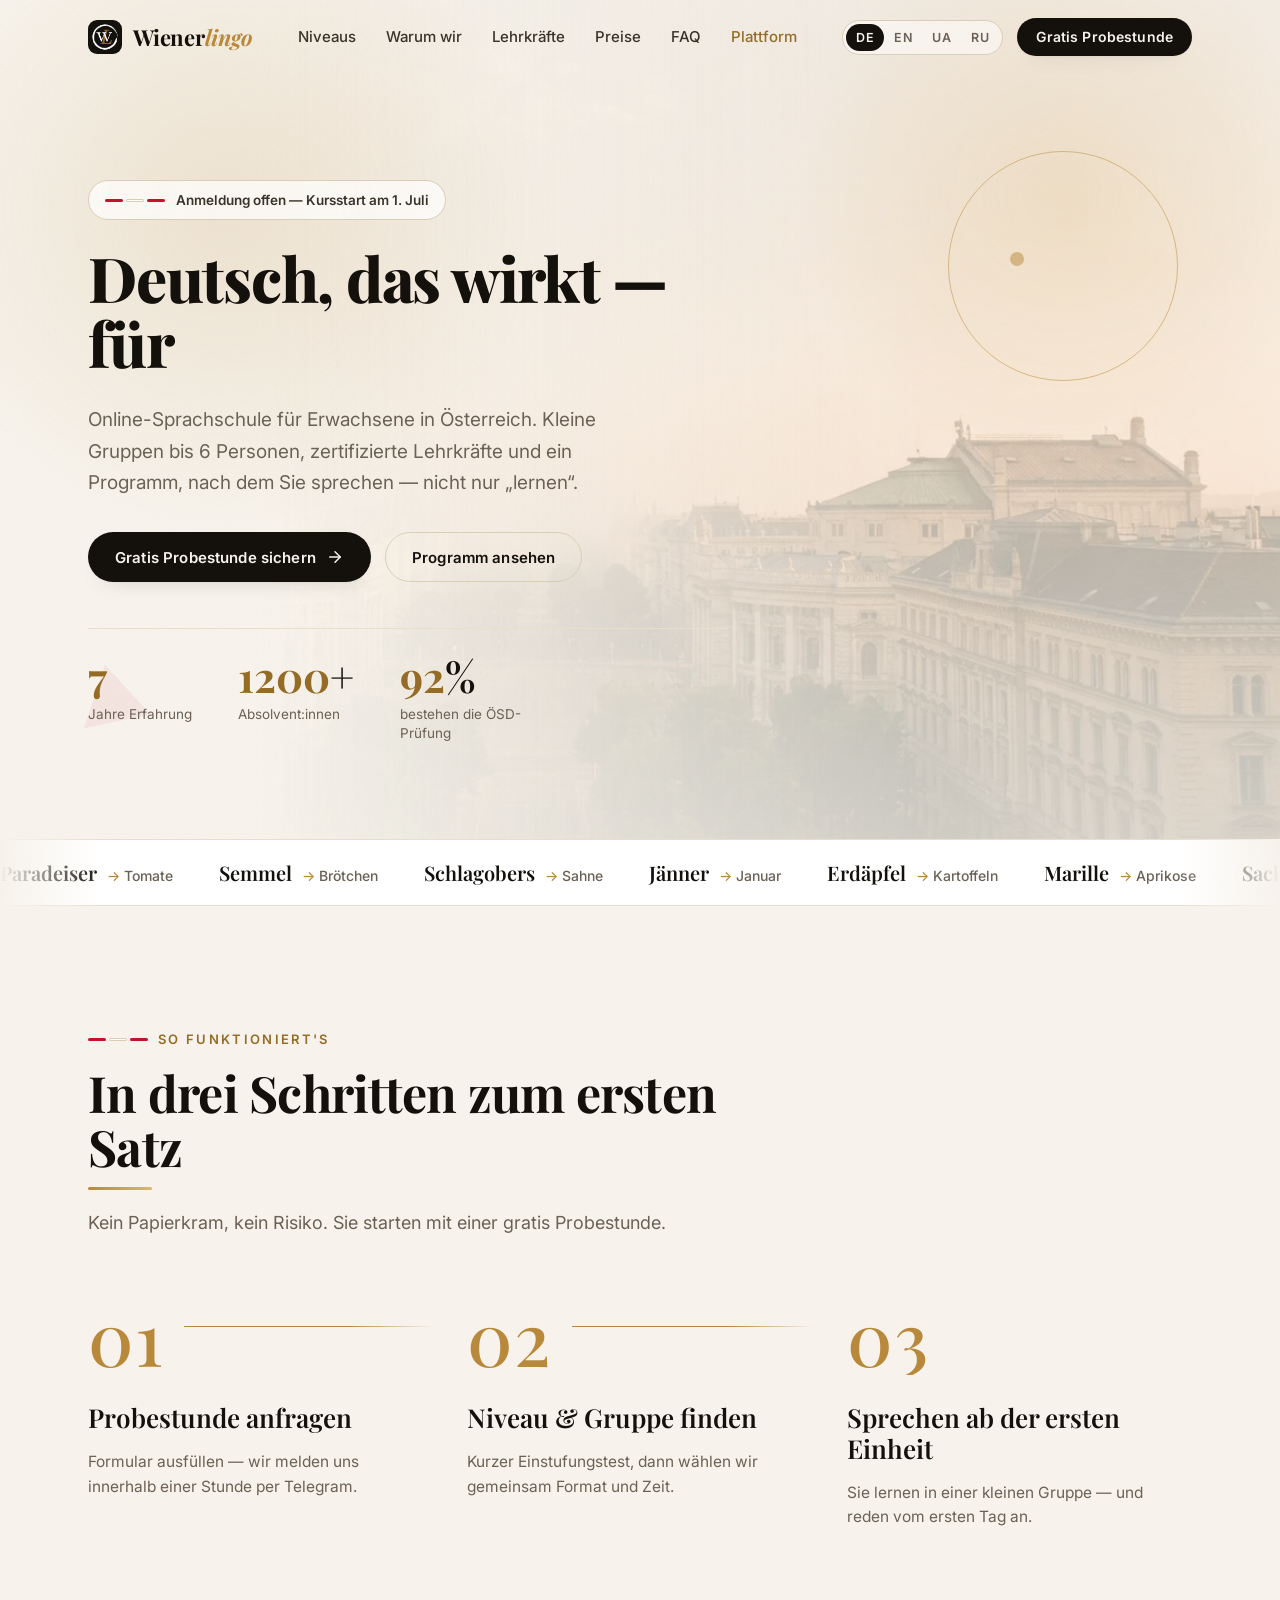
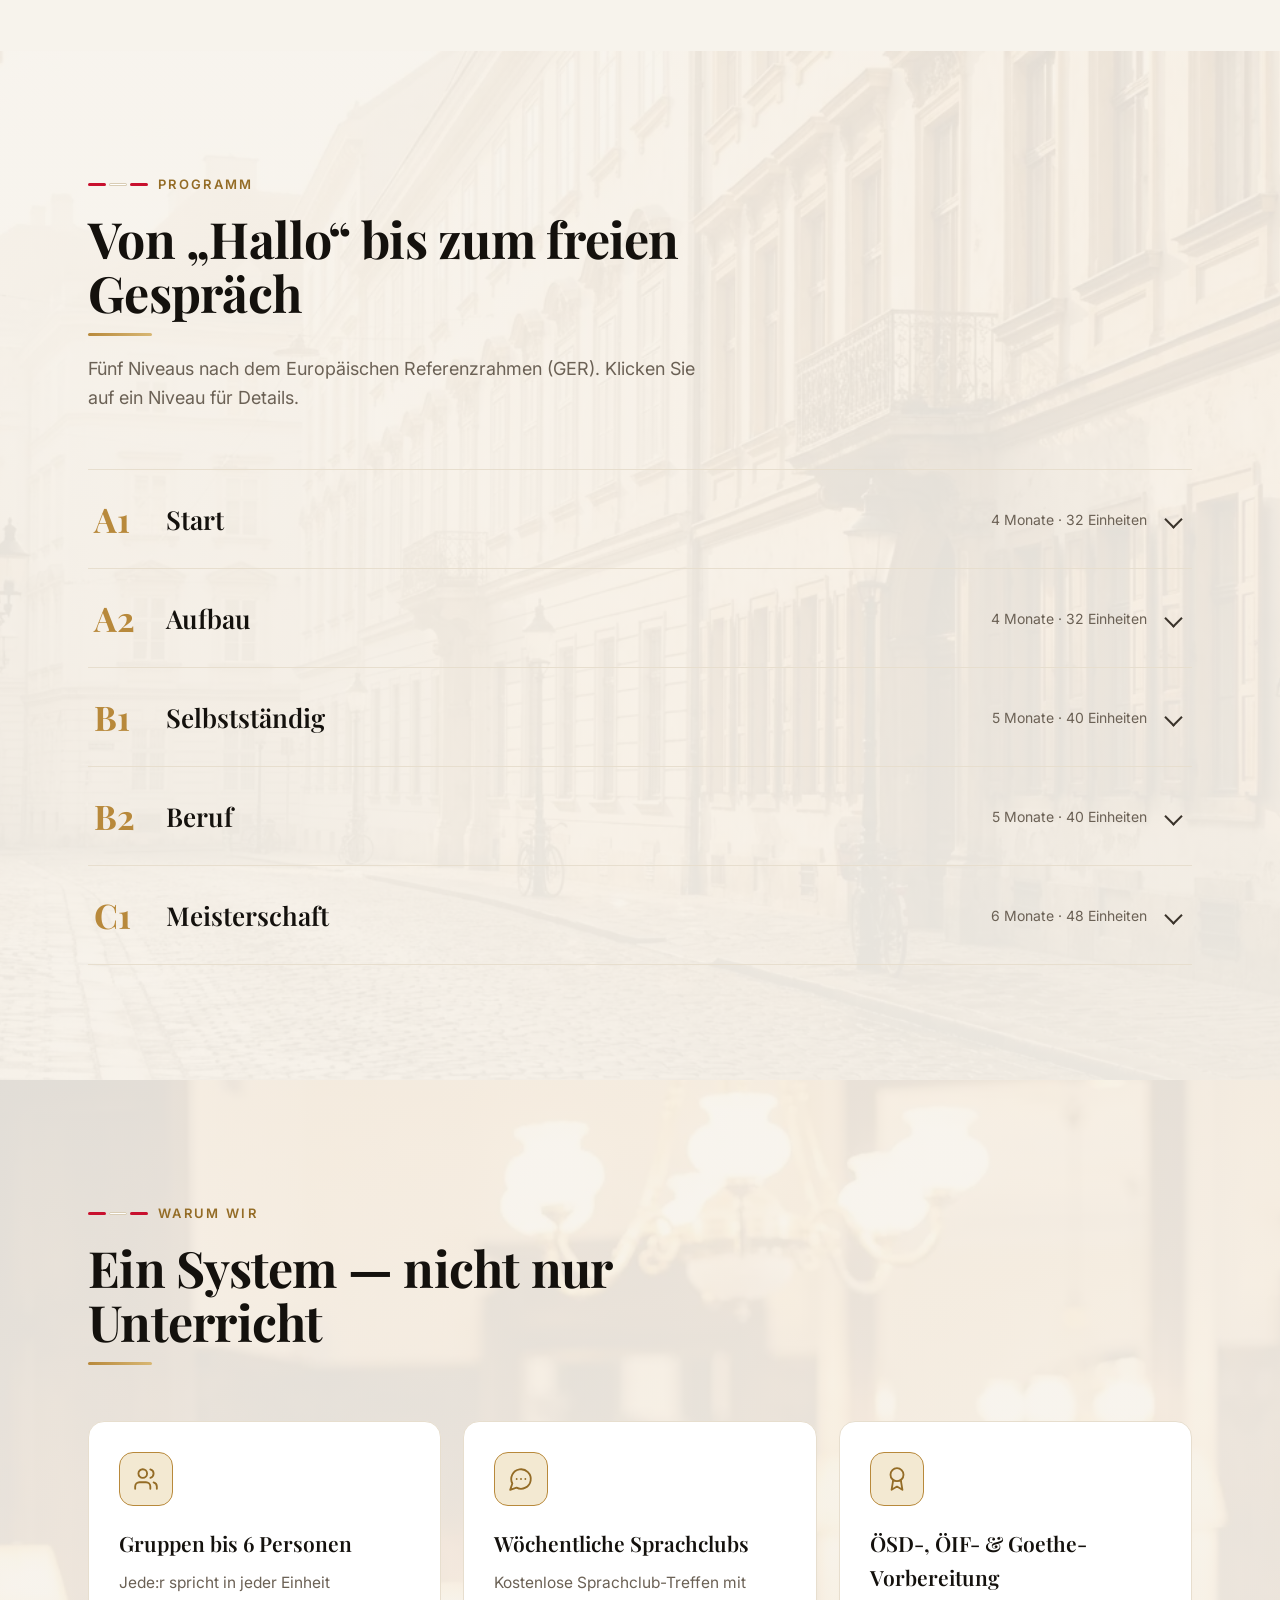
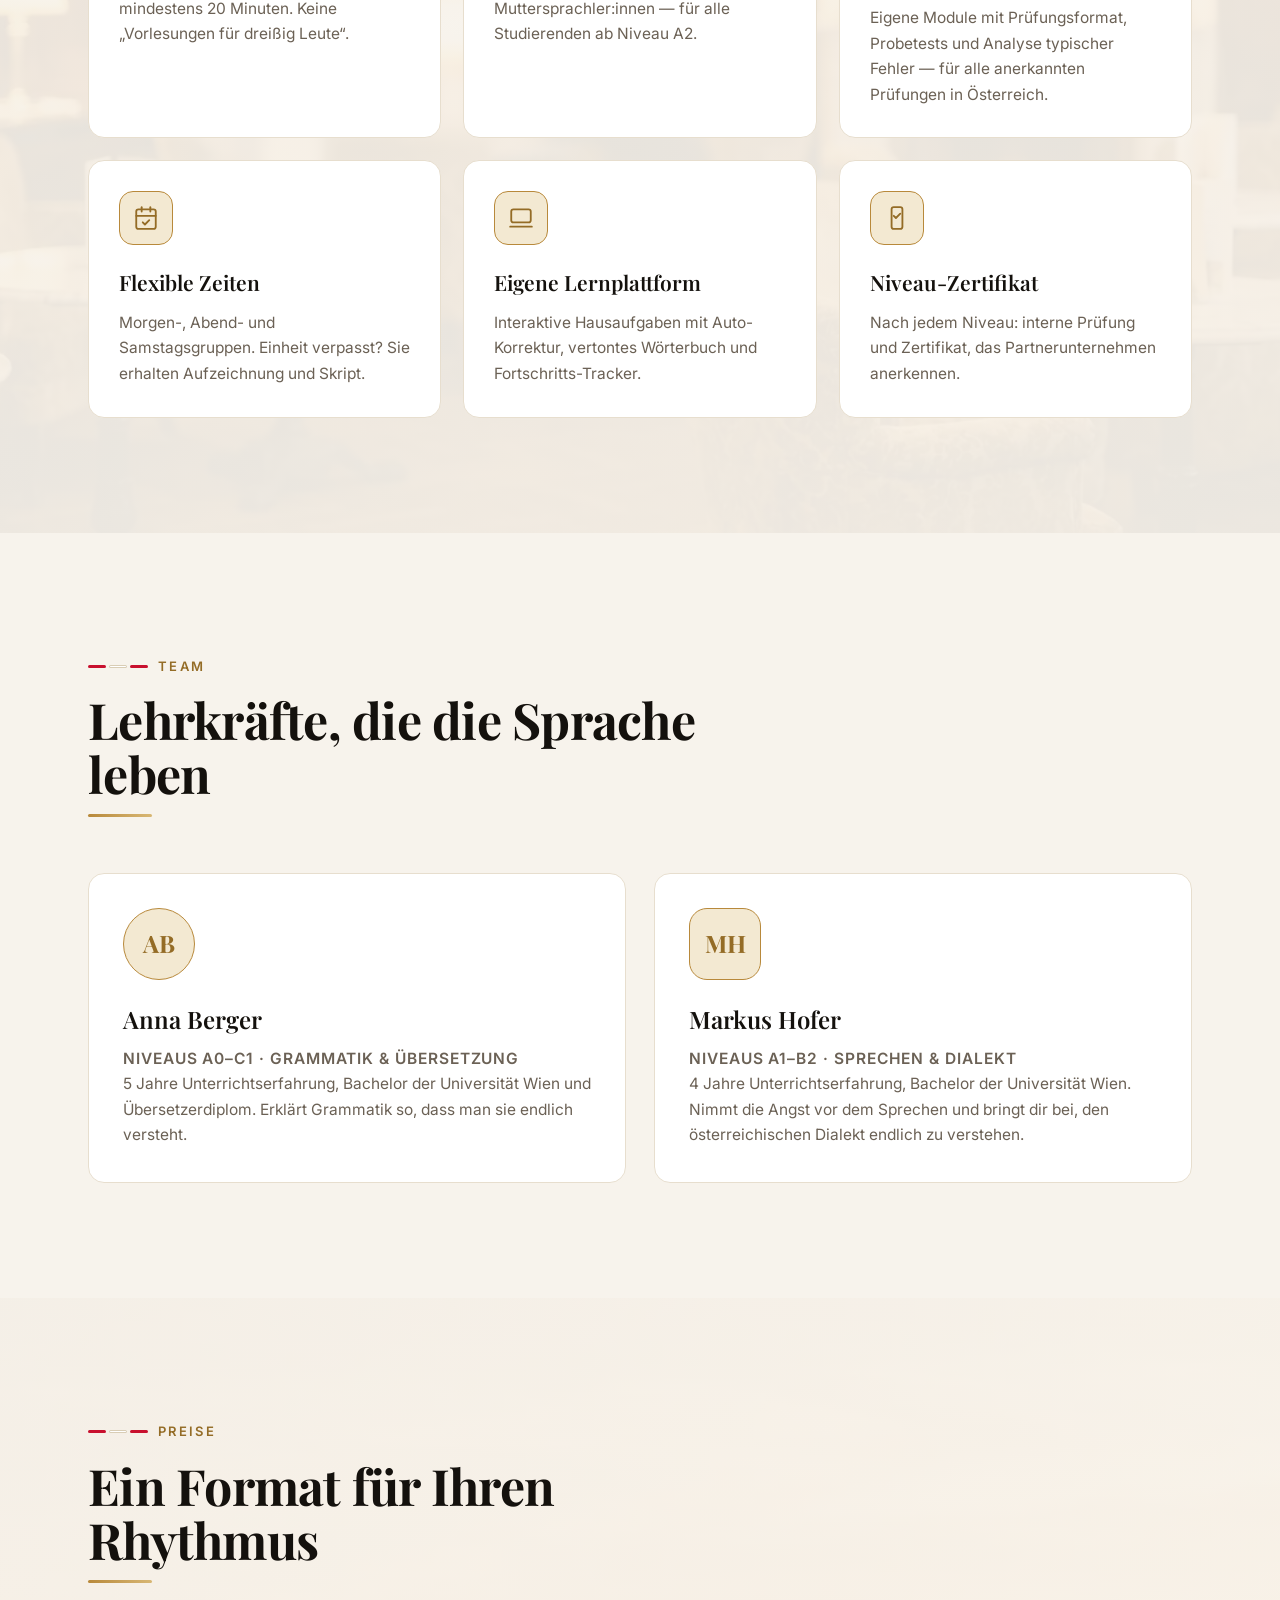
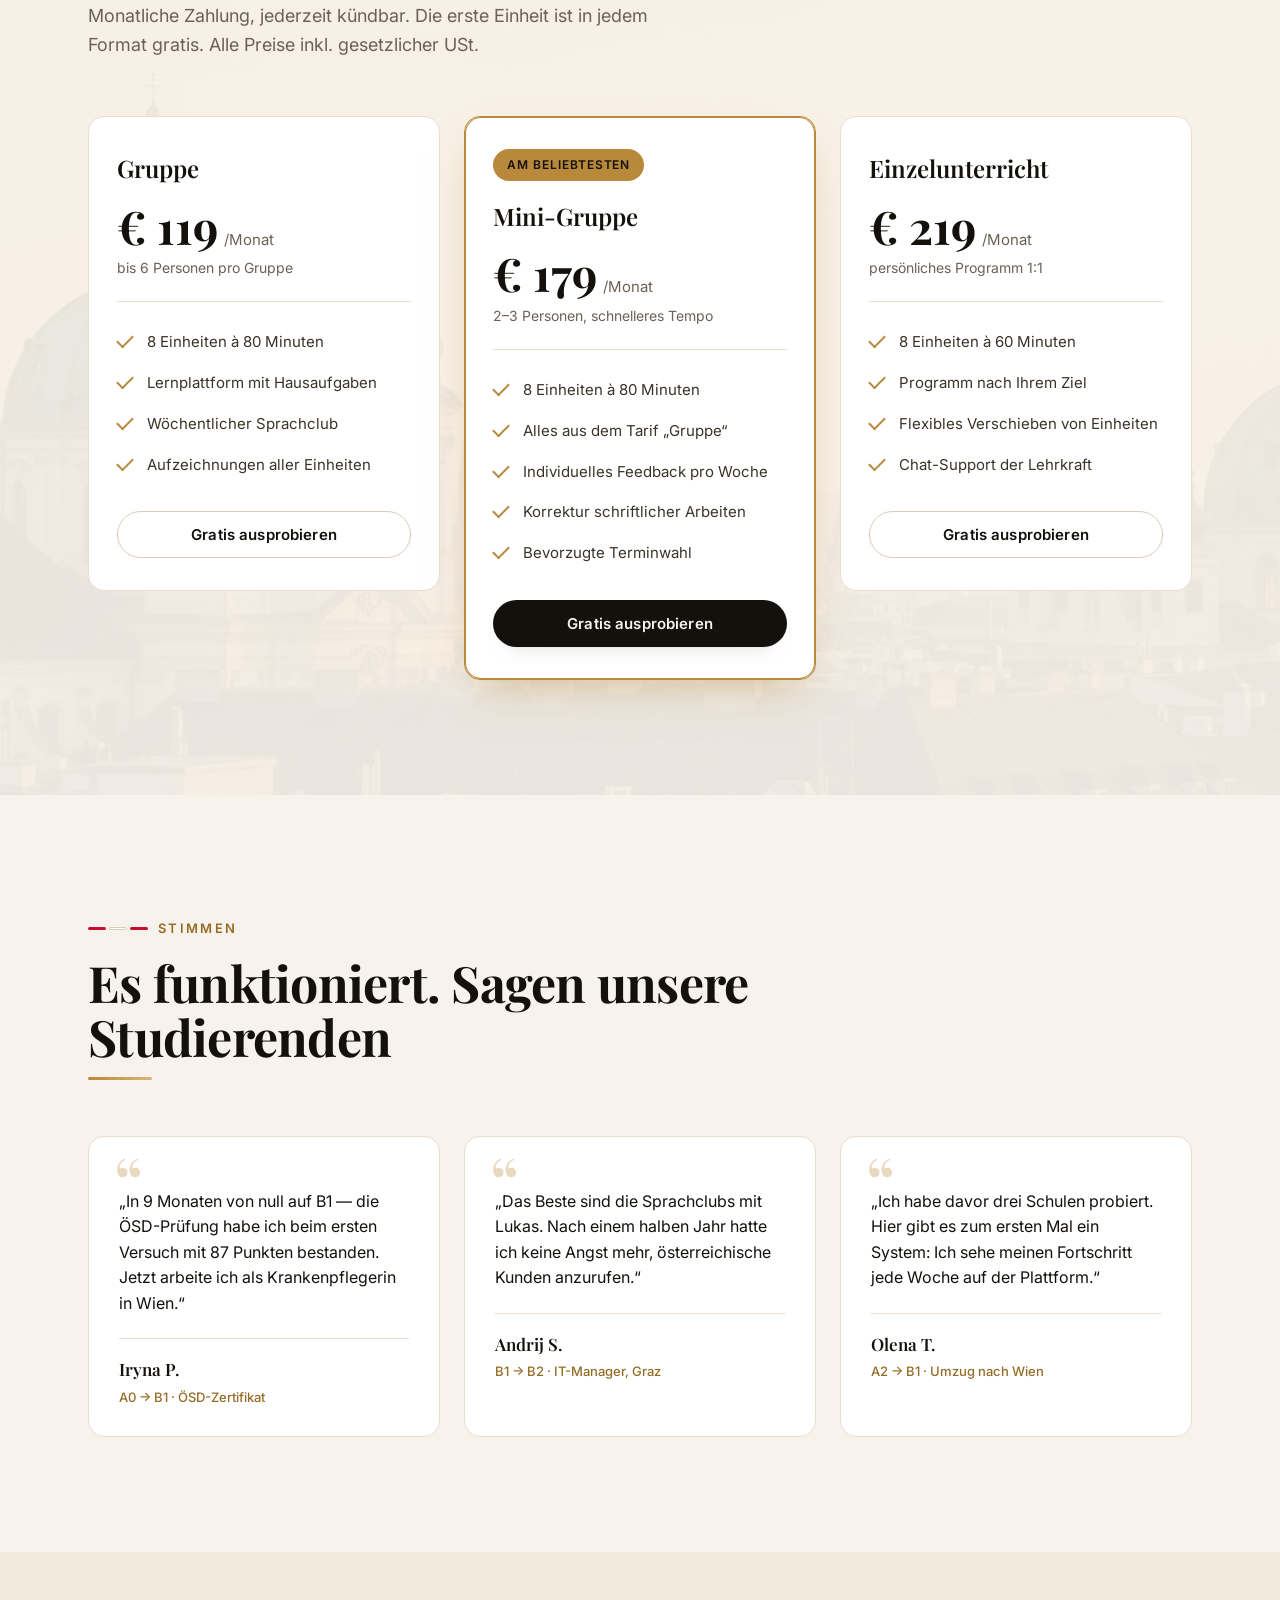
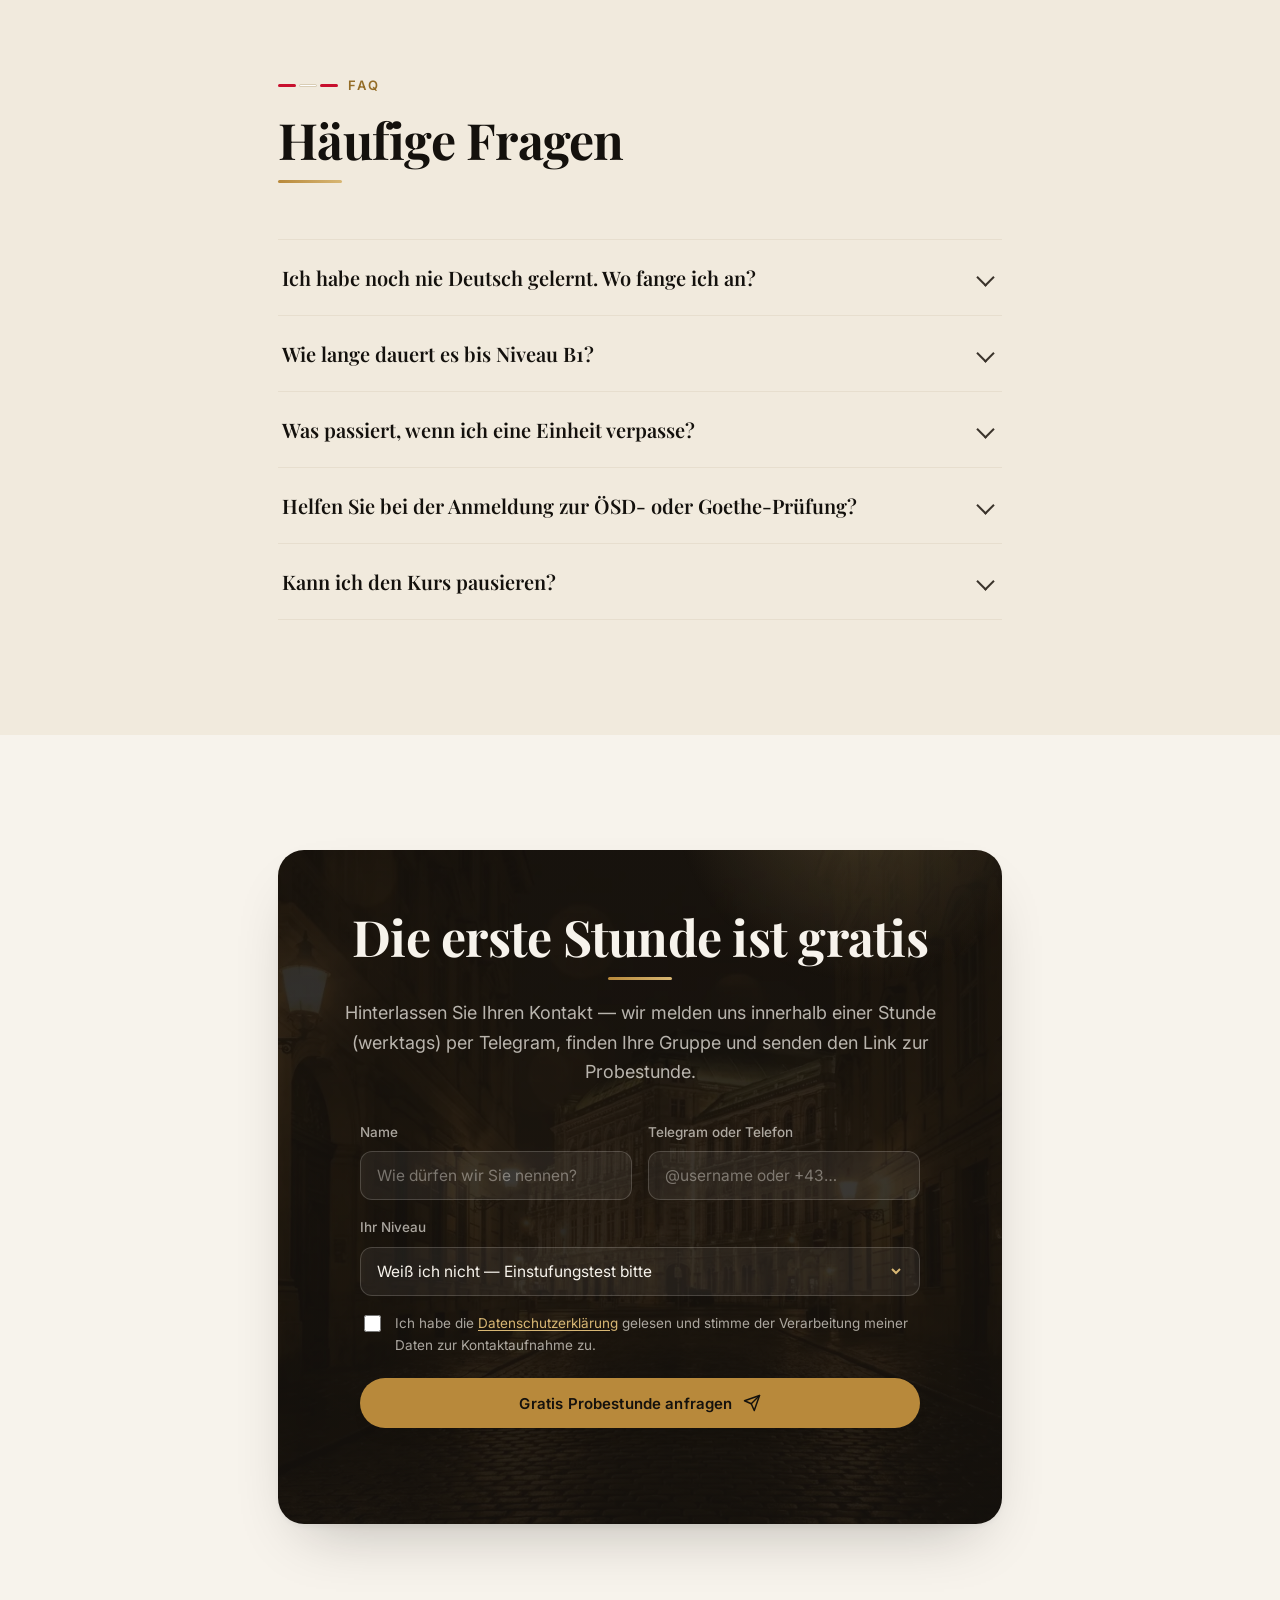
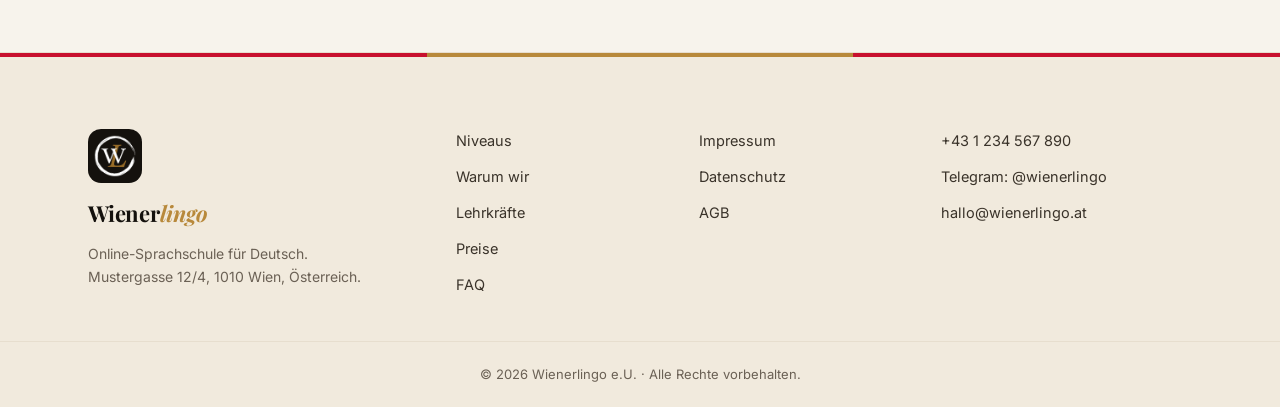
<file: index.html>
<!DOCTYPE html>
<html lang="de">
<head>
  <meta charset="UTF-8">
  <meta name="viewport" content="width=device-width, initial-scale=1.0, viewport-fit=cover">
  <title>Wienerlingo Wien — Deutschkurse A1–C1 | ÖSD-, ÖIF- &amp; Goethe-Vorbereitung</title>
  <meta name="description" id="metaDesc" content="Online-Deutschkurse für Erwachsene in Österreich: Niveaus A1–C1, Vorbereitung auf ÖSD, ÖIF und Goethe-Zertifikat, kleine Gruppen bis 6 Personen. Erste Stunde gratis.">
  <link rel="preconnect" href="https://fonts.googleapis.com">
  <link rel="preconnect" href="https://fonts.gstatic.com" crossorigin>
  <link href="https://fonts.googleapis.com/css2?family=Playfair+Display:ital,wght@0,500;0,600;0,700;0,800;1,600;1,700&family=Inter:wght@400;500;600&display=swap" rel="stylesheet">
  <link rel="stylesheet" href="styles.css?v=37">
  <link rel="icon" type="image/png" href="favicon.png?v=37">
</head>
<body data-title-key="meta.title">

  <!-- ===== NAV ===== -->
  <header class="nav" id="nav">
    <div class="nav-inner">
      <a href="index.html" class="logo" aria-label="Wienerlingo — Startseite">
        <span class="logo-mark" aria-hidden="true">
          <img src="logo.png?v=37" alt="" width="34" height="34">
        </span>
        <span class="logo-text">Wiener<em>lingo</em></span>
      </a>
      <nav class="nav-links" id="navLinks" aria-label="Hauptnavigation">
        <a href="#levels" data-i18n="nav.levels">Niveaus</a>
        <a href="#why" data-i18n="nav.why">Warum wir</a>
        <a href="#teachers" data-i18n="nav.teachers">Lehrkräfte</a>
        <a href="#pricing" data-i18n="nav.pricing">Preise</a>
        <a href="#faq">FAQ</a>
        <a href="platform.html" class="nav-platform" data-i18n="nav.platform">Plattform</a>
      </nav>
      <div class="nav-actions">
        <div class="lang-switch" role="group" aria-label="Sprache / Language / Мова">
          <button type="button" class="lang-btn" data-lang="de">DE</button>
          <button type="button" class="lang-btn" data-lang="en">EN</button>
          <button type="button" class="lang-btn" data-lang="uk">UA</button>
          <button type="button" class="lang-btn" data-lang="ru">RU</button>
        </div>
        <a href="#contact" class="btn btn-primary btn-sm" data-i18n="nav.cta">Gratis Probestunde</a>
        <button class="burger" id="burger" aria-label="Menü öffnen" aria-expanded="false" aria-controls="navLinks">
          <span></span><span></span><span></span>
        </button>
      </div>
    </div>
  </header>

  <!-- ===== HERO ===== -->
  <section class="hero">
    <div class="hero-bg" aria-hidden="true">
      <div class="hero-photo" style="background-image:url('hero-vienna.webp?v=37')"></div>
      <span class="shape shape-circle"></span>
      <span class="shape shape-triangle"></span>
      <span class="shape shape-square"></span>
      <span class="shape shape-circle-fill"></span>
    </div>
    <div class="container hero-inner">
      <div class="hero-copy">
        <div class="hero-badge reveal">
          <span class="tricolor" aria-hidden="true"><i></i><i></i><i></i></span>
          <span id="heroBadgeText" data-i18n="hero.badge">Anmeldung offen — Kursstart am 1. Juli</span>
        </div>
        <h1 class="hero-title reveal">
          <span data-i18n="hero.title1">Deutsch, das wirkt —</span>
          <span class="hero-line2"><span data-i18n="hero.for">für</span>&nbsp;<span class="rotator"><span class="rotator-word" id="rotatorWord">deine Karriere</span></span></span>
        </h1>
        <p class="hero-sub reveal" data-i18n="hero.sub">
          Online-Sprachschule für Erwachsene in Österreich. Kleine Gruppen bis 6 Personen,
          zertifizierte Lehrkräfte und ein Programm, nach dem Sie sprechen — nicht nur „lernen“.
        </p>
        <div class="hero-cta reveal">
          <a href="#contact" class="btn btn-primary">
            <span data-i18n="hero.cta1">Gratis Probestunde sichern</span>
            <svg viewBox="0 0 24 24" width="18" height="18" fill="none" stroke="currentColor" stroke-width="2" stroke-linecap="round" stroke-linejoin="round" aria-hidden="true"><path d="M5 12h14"/><path d="m12 5 7 7-7 7"/></svg>
          </a>
          <a href="#levels" class="btn btn-ghost" data-i18n="hero.cta2">Programm ansehen</a>
        </div>
        <dl class="hero-stats reveal">
          <div class="stat">
            <dt class="stat-num"><span data-count="7">0</span></dt>
            <dd data-i18n="hero.stat1">Jahre Erfahrung</dd>
          </div>
          <div class="stat">
            <dt class="stat-num"><span data-count="1200">0</span>+</dt>
            <dd data-i18n="hero.stat2">Absolvent:innen</dd>
          </div>
          <div class="stat">
            <dt class="stat-num"><span data-count="92">0</span>%</dt>
            <dd data-i18n="hero.stat3">bestehen die ÖSD-Prüfung</dd>
          </div>
        </dl>
      </div>
    </div>
  </section>

  <!-- ===== MARQUEE ===== -->
  <div class="marquee" aria-hidden="true">
    <div class="marquee-track" id="marqueeTrack"></div>
  </div>

  <!-- ===== HOW IT WORKS ===== -->
  <section class="section" id="how">
    <div class="container">
      <div class="section-head reveal">
        <p class="section-label"><span class="tricolor" aria-hidden="true"><i></i><i></i><i></i></span><span data-i18n="how.label">So funktioniert's</span></p>
        <h2 class="section-title" data-i18n="how.title">In drei Schritten zum ersten Satz</h2>
        <p class="section-sub" data-i18n="how.sub">Kein Papierkram, kein Risiko. Sie starten mit einer gratis Probestunde.</p>
      </div>
      <div class="steps">
        <div class="step" style="--i:0">
          <div class="step-top">
            <span class="step-num-wrap"><span class="step-num">01<span class="step-shine" aria-hidden="true"></span></span></span>
            <span class="step-line" aria-hidden="true"></span>
          </div>
          <div class="step-head-wrap"><h3 data-i18n="how.s1.t">Probestunde anfragen</h3></div>
          <p class="step-body" data-i18n="how.s1.p">Formular ausfüllen — wir melden uns innerhalb einer Stunde per Telegram.</p>
        </div>
        <div class="step" style="--i:1">
          <div class="step-top">
            <span class="step-num-wrap"><span class="step-num">02<span class="step-shine" aria-hidden="true"></span></span></span>
            <span class="step-line" aria-hidden="true"></span>
          </div>
          <div class="step-head-wrap"><h3 data-i18n="how.s2.t">Niveau &amp; Gruppe finden</h3></div>
          <p class="step-body" data-i18n="how.s2.p">Kurzer Einstufungstest, dann wählen wir gemeinsam Format und Zeit.</p>
        </div>
        <div class="step" style="--i:2">
          <div class="step-top">
            <span class="step-num-wrap"><span class="step-num">03<span class="step-shine" aria-hidden="true"></span></span></span>
          </div>
          <div class="step-head-wrap"><h3 data-i18n="how.s3.t">Sprechen ab der ersten Einheit</h3></div>
          <p class="step-body" data-i18n="how.s3.p">Sie lernen in einer kleinen Gruppe — und reden vom ersten Tag an.</p>
        </div>
      </div>
    </div>
  </section>

  <!-- ===== LEVELS ===== -->
  <section class="section" id="levels">
    <div class="container">
      <div class="section-head reveal">
        <p class="section-label"><span class="tricolor" aria-hidden="true"><i></i><i></i><i></i></span><span data-i18n="levels.label">Programm</span></p>
        <h2 class="section-title" data-i18n="levels.title">Von „Hallo“ bis zum freien Gespräch</h2>
        <p class="section-sub" data-i18n="levels.sub">Fünf Niveaus nach dem Europäischen Referenzrahmen (GER). Klicken Sie auf ein Niveau für Details.</p>
      </div>
      <div class="levels reveal" id="levelsList">
        <div class="level">
          <button class="level-head" aria-expanded="false">
            <span class="level-num">A1</span>
            <span class="level-name" data-i18n="lv.a1.name">Start</span>
            <span class="level-meta" data-i18n="lv.a1.meta">4 Monate · 32 Einheiten</span>
            <span class="level-chevron" aria-hidden="true"></span>
          </button>
          <div class="level-body">
            <p data-i18n="lv.a1.desc">Alphabet, Aussprache, Basisgrammatik. Sie können sich vorstellen, im Café bestellen, nach dem Weg fragen und in einfachen Sätzen über sich erzählen.</p>
            <ul class="level-skills"><li data-i18n="lv.a1.s1">≈ 800 Wörter</li><li data-i18n="lv.a1.s2">Präsens &amp; Artikel</li><li data-i18n="lv.a1.s3">Alltagsdialoge</li></ul>
          </div>
        </div>
        <div class="level">
          <button class="level-head" aria-expanded="false">
            <span class="level-num">A2</span>
            <span class="level-name" data-i18n="lv.a2.name">Aufbau</span>
            <span class="level-meta" data-i18n="lv.a2.meta">4 Monate · 32 Einheiten</span>
            <span class="level-chevron" aria-hidden="true"></span>
          </button>
          <div class="level-body">
            <p data-i18n="lv.a2.desc">Vergangenheit, Zukunftspläne, Korrespondenz. Sie fühlen sich auf Reisen sicher, verstehen Durchsagen und führen einfache Telefongespräche.</p>
            <ul class="level-skills"><li data-i18n="lv.a2.s1">≈ 1500 Wörter</li><li data-i18n="lv.a2.s2">Perfekt &amp; Dativ</li><li data-i18n="lv.a2.s3">Small Talk</li></ul>
          </div>
        </div>
        <div class="level">
          <button class="level-head" aria-expanded="false">
            <span class="level-num">B1</span>
            <span class="level-name" data-i18n="lv.b1.name">Selbstständig</span>
            <span class="level-meta" data-i18n="lv.b1.meta">5 Monate · 40 Einheiten</span>
            <span class="level-chevron" aria-hidden="true"></span>
          </button>
          <div class="level-body">
            <p data-i18n="lv.b1.desc">Das Niveau für Job, Aufenthaltstitel und Staatsbürgerschaft in Österreich. Sie argumentieren, schreiben offizielle Briefe und verstehen Serien ohne Untertitel. Vorbereitung auf ÖSD/ÖIF B1.</p>
            <ul class="level-skills"><li data-i18n="lv.b1.s1">≈ 2500 Wörter</li><li data-i18n="lv.b1.s2">Konjunktiv II</li><li data-i18n="lv.b1.s3">ÖSD / ÖIF B1</li></ul>
          </div>
        </div>
        <div class="level">
          <button class="level-head" aria-expanded="false">
            <span class="level-num">B2</span>
            <span class="level-name" data-i18n="lv.b2.name">Beruf</span>
            <span class="level-meta" data-i18n="lv.b2.meta">5 Monate · 40 Einheiten</span>
            <span class="level-chevron" aria-hidden="true"></span>
          </button>
          <div class="level-body">
            <p data-i18n="lv.b2.desc">Freie Diskussion über berufliche Themen, Präsentationen, Bewerbungsgespräche auf Deutsch. Das Niveau, das Arbeitgeber und Universitäten verlangen. Vorbereitung auf ÖSD B2.</p>
            <ul class="level-skills"><li data-i18n="lv.b2.s1">≈ 4000 Wörter</li><li data-i18n="lv.b2.s2">Passiv &amp; Nominalstil</li><li data-i18n="lv.b2.s3">ÖSD B2 / TestDaF</li></ul>
          </div>
        </div>
        <div class="level">
          <button class="level-head" aria-expanded="false">
            <span class="level-num">C1</span>
            <span class="level-name" data-i18n="lv.c1.name">Meisterschaft</span>
            <span class="level-meta" data-i18n="lv.c1.meta">6 Monate · 48 Einheiten</span>
            <span class="level-chevron" aria-hidden="true"></span>
          </button>
          <div class="level-body">
            <p data-i18n="lv.c1.desc">Stilnuancen, Idiome, akademisches Schreiben. Sie sprechen spontan und präzise — auf dem Niveau gebildeter Muttersprachler:innen. Für Medizin, Recht und das Masterstudium.</p>
            <ul class="level-skills"><li data-i18n="lv.c1.s1">6000+ Wörter</li><li data-i18n="lv.c1.s2">Stilistik</li><li data-i18n="lv.c1.s3">ÖSD / Goethe C1</li></ul>
          </div>
        </div>
      </div>
    </div>
  </section>

  <!-- ===== WHY ===== -->
  <section class="section section-alt" id="why">
    <div class="container">
      <div class="section-head reveal">
        <p class="section-label"><span class="tricolor" aria-hidden="true"><i></i><i></i><i></i></span><span data-i18n="why.label">Warum wir</span></p>
        <h2 class="section-title" data-i18n="why.title">Ein System — nicht nur Unterricht</h2>
      </div>
      <div class="bento">
        <article class="card" style="--i:0">
          <span class="card-icon" aria-hidden="true">
            <svg viewBox="0 0 24 24" width="26" height="26" fill="none" stroke="currentColor" stroke-width="1.7" stroke-linecap="round" stroke-linejoin="round"><path d="M16 21v-2a4 4 0 0 0-4-4H6a4 4 0 0 0-4 4v2"/><circle cx="9" cy="7" r="4"/><path d="M22 21v-2a4 4 0 0 0-3-3.87"/><path d="M16 3.13a4 4 0 0 1 0 7.75"/></svg>
          </span>
          <h3 data-i18n="why.c1.t">Gruppen bis 6 Personen</h3>
          <p data-i18n="why.c1.p">Jede:r spricht in jeder Einheit mindestens 20 Minuten. Keine „Vorlesungen für dreißig Leute“.</p>
        </article>
        <article class="card" style="--i:1">
          <span class="card-icon" aria-hidden="true">
            <svg viewBox="0 0 24 24" width="26" height="26" fill="none" stroke="currentColor" stroke-width="1.7" stroke-linecap="round" stroke-linejoin="round"><path d="M7.9 20A9 9 0 1 0 4 16.1L2 22Z"/><path d="M8 12h.01"/><path d="M12 12h.01"/><path d="M16 12h.01"/></svg>
          </span>
          <h3 data-i18n="why.c2.t">Wöchentliche Sprachclubs</h3>
          <p data-i18n="why.c2.p">Kostenlose Sprachclub-Treffen mit Muttersprachler:innen — für alle Studierenden ab Niveau A2.</p>
        </article>
        <article class="card" style="--i:2">
          <span class="card-icon" aria-hidden="true">
            <svg viewBox="0 0 24 24" width="26" height="26" fill="none" stroke="currentColor" stroke-width="1.7" stroke-linecap="round" stroke-linejoin="round"><circle cx="12" cy="8" r="6"/><path d="M15.477 12.89 17 22l-5-3-5 3 1.523-9.11"/></svg>
          </span>
          <h3 data-i18n="why.c3.t">ÖSD-, ÖIF- &amp; Goethe-Vorbereitung</h3>
          <p data-i18n="why.c3.p">Eigene Module mit Prüfungsformat, Probetests und Analyse typischer Fehler — für alle anerkannten Prüfungen in Österreich.</p>
        </article>
        <article class="card" style="--i:3">
          <span class="card-icon" aria-hidden="true">
            <svg viewBox="0 0 24 24" width="26" height="26" fill="none" stroke="currentColor" stroke-width="1.7" stroke-linecap="round" stroke-linejoin="round"><rect width="18" height="18" x="3" y="4" rx="2" ry="2"/><line x1="16" x2="16" y1="2" y2="6"/><line x1="8" x2="8" y1="2" y2="6"/><line x1="3" x2="21" y1="10" y2="10"/><path d="m9 16 2 2 4-4"/></svg>
          </span>
          <h3 data-i18n="why.c4.t">Flexible Zeiten</h3>
          <p data-i18n="why.c4.p">Morgen-, Abend- und Samstagsgruppen. Einheit verpasst? Sie erhalten Aufzeichnung und Skript.</p>
        </article>
        <article class="card" style="--i:4">
          <span class="card-icon" aria-hidden="true">
            <svg viewBox="0 0 24 24" width="26" height="26" fill="none" stroke="currentColor" stroke-width="1.7" stroke-linecap="round" stroke-linejoin="round"><rect width="18" height="12" x="3" y="4" rx="2" ry="2"/><line x1="2" x2="22" y1="20" y2="20"/></svg>
          </span>
          <h3 data-i18n="why.c5.t">Eigene Lernplattform</h3>
          <p data-i18n="why.c5.p">Interaktive Hausaufgaben mit Auto-Korrektur, vertontes Wörterbuch und Fortschritts-Tracker.</p>
        </article>
        <article class="card" style="--i:5">
          <span class="card-icon" aria-hidden="true">
            <svg viewBox="0 0 24 24" width="26" height="26" fill="none" stroke="currentColor" stroke-width="1.7" stroke-linecap="round" stroke-linejoin="round"><path d="M15 22H9a2 2 0 0 1-2-2V4a2 2 0 0 1 2-2h6a2 2 0 0 1 2 2v16a2 2 0 0 1-2 2Z"/><path d="m9 10 2 2 4-4"/></svg>
          </span>
          <h3 data-i18n="why.c6.t">Niveau-Zertifikat</h3>
          <p data-i18n="why.c6.p">Nach jedem Niveau: interne Prüfung und Zertifikat, das Partnerunternehmen anerkennen.</p>
        </article>
      </div>
    </div>
  </section>

  <!-- ===== TEACHERS ===== -->
  <section class="section" id="teachers">
    <div class="container">
      <div class="section-head reveal">
        <p class="section-label"><span class="tricolor" aria-hidden="true"><i></i><i></i><i></i></span><span data-i18n="team.label">Team</span></p>
        <h2 class="section-title" data-i18n="team.title">Lehrkräfte, die die Sprache leben</h2>
      </div>
      <div class="teachers teachers-2">
        <article class="teacher reveal">
          <span class="avatar avatar-circle" aria-hidden="true">AB</span>
          <h3>Anna Berger</h3>
          <p class="teacher-role" data-i18n="team.t1.role">Niveaus A0–C1 · Grammatik &amp; Übersetzung</p>
          <p data-i18n="team.t1.bio">5 Jahre Unterrichtserfahrung, Bachelor der Universität Wien und Übersetzerdiplom. Erklärt Grammatik so, dass man sie endlich versteht.</p>
        </article>
        <article class="teacher reveal">
          <span class="avatar avatar-triangle" aria-hidden="true">MH</span>
          <h3>Markus Hofer</h3>
          <p class="teacher-role" data-i18n="team.t2.role">Niveaus A1–B2 · Sprechen &amp; Dialekt</p>
          <p data-i18n="team.t2.bio">4 Jahre Unterrichtserfahrung, Bachelor der Universität Wien. Nimmt die Angst vor dem Sprechen und bringt dir bei, den österreichischen Dialekt endlich zu verstehen.</p>
        </article>
      </div>
    </div>
  </section>

  <!-- ===== PRICING ===== -->
  <section class="section section-alt" id="pricing">
    <div class="container">
      <div class="section-head reveal">
        <p class="section-label"><span class="tricolor" aria-hidden="true"><i></i><i></i><i></i></span><span data-i18n="price.label">Preise</span></p>
        <h2 class="section-title" data-i18n="price.title">Ein Format für Ihren Rhythmus</h2>
        <p class="section-sub" data-i18n="price.sub">Monatliche Zahlung, jederzeit kündbar. Die erste Einheit ist in jedem Format gratis. Alle Preise inkl. gesetzlicher USt.</p>
      </div>
      <div class="pricing">
        <article class="price-card reveal">
          <h3 data-i18n="price.p1.name">Gruppe</h3>
          <p class="price"><span>€ 119</span><em data-i18n="price.month">/Monat</em></p>
          <p class="price-note" data-i18n="price.p1.note">bis 6 Personen pro Gruppe</p>
          <ul class="price-list">
            <li data-i18n="price.p1.f1">8 Einheiten à 80 Minuten</li>
            <li data-i18n="price.p1.f2">Lernplattform mit Hausaufgaben</li>
            <li data-i18n="price.p1.f3">Wöchentlicher Sprachclub</li>
            <li data-i18n="price.p1.f4">Aufzeichnungen aller Einheiten</li>
          </ul>
          <a href="#contact" class="btn btn-ghost btn-block" data-i18n="price.cta">Gratis ausprobieren</a>
        </article>
        <article class="price-card price-featured reveal">
          <p class="price-badge" data-i18n="price.popular">Am beliebtesten</p>
          <h3 data-i18n="price.p2.name">Mini-Gruppe</h3>
          <p class="price"><span>€ 179</span><em data-i18n="price.month">/Monat</em></p>
          <p class="price-note" data-i18n="price.p2.note">2–3 Personen, schnelleres Tempo</p>
          <ul class="price-list">
            <li data-i18n="price.p2.f1">8 Einheiten à 80 Minuten</li>
            <li data-i18n="price.p2.f2">Alles aus dem Tarif „Gruppe“</li>
            <li data-i18n="price.p2.f3">Individuelles Feedback pro Woche</li>
            <li data-i18n="price.p2.f4">Korrektur schriftlicher Arbeiten</li>
            <li data-i18n="price.p2.f5">Bevorzugte Terminwahl</li>
          </ul>
          <a href="#contact" class="btn btn-primary btn-block" data-i18n="price.cta">Gratis ausprobieren</a>
        </article>
        <article class="price-card reveal">
          <h3 data-i18n="price.p3.name">Einzelunterricht</h3>
          <p class="price"><span>€ 219</span><em data-i18n="price.month">/Monat</em></p>
          <p class="price-note" data-i18n="price.p3.note">persönliches Programm 1:1</p>
          <ul class="price-list">
            <li data-i18n="price.p3.f1">8 Einheiten à 60 Minuten</li>
            <li data-i18n="price.p3.f2">Programm nach Ihrem Ziel</li>
            <li data-i18n="price.p3.f3">Flexibles Verschieben von Einheiten</li>
            <li data-i18n="price.p3.f4">Chat-Support der Lehrkraft</li>
          </ul>
          <a href="#contact" class="btn btn-ghost btn-block" data-i18n="price.cta">Gratis ausprobieren</a>
        </article>
      </div>
    </div>
  </section>

  <!-- ===== TESTIMONIALS ===== -->
  <section class="section" id="reviews">
    <div class="container">
      <div class="section-head reveal">
        <p class="section-label"><span class="tricolor" aria-hidden="true"><i></i><i></i><i></i></span><span data-i18n="rev.label">Stimmen</span></p>
        <h2 class="section-title" data-i18n="rev.title">Es funktioniert. Sagen unsere Studierenden</h2>
      </div>
      <div class="reviews">
        <figure class="review reveal">
          <blockquote data-i18n="rev.r1.q">„In 9 Monaten von null auf B1 — die ÖSD-Prüfung habe ich beim ersten Versuch mit 87 Punkten bestanden. Jetzt arbeite ich als Krankenpflegerin in Wien.“</blockquote>
          <figcaption><strong>Iryna P.</strong><span data-i18n="rev.r1.s">A0 → B1 · ÖSD-Zertifikat</span></figcaption>
        </figure>
        <figure class="review reveal">
          <blockquote data-i18n="rev.r2.q">„Das Beste sind die Sprachclubs mit Lukas. Nach einem halben Jahr hatte ich keine Angst mehr, österreichische Kunden anzurufen.“</blockquote>
          <figcaption><strong>Andrij S.</strong><span data-i18n="rev.r2.s">B1 → B2 · IT-Manager, Graz</span></figcaption>
        </figure>
        <figure class="review reveal">
          <blockquote data-i18n="rev.r3.q">„Ich habe davor drei Schulen probiert. Hier gibt es zum ersten Mal ein System: Ich sehe meinen Fortschritt jede Woche auf der Plattform.“</blockquote>
          <figcaption><strong>Olena T.</strong><span data-i18n="rev.r3.s">A2 → B1 · Umzug nach Wien</span></figcaption>
        </figure>
      </div>
    </div>
  </section>

  <!-- ===== FAQ ===== -->
  <section class="section section-alt" id="faq">
    <div class="container container-narrow">
      <div class="section-head reveal">
        <p class="section-label"><span class="tricolor" aria-hidden="true"><i></i><i></i><i></i></span>FAQ</p>
        <h2 class="section-title" data-i18n="faq.title">Häufige Fragen</h2>
      </div>
      <div class="faq reveal" id="faqList">
        <div class="faq-item">
          <button class="faq-q" aria-expanded="false"><span data-i18n="faq.q1">Ich habe noch nie Deutsch gelernt. Wo fange ich an?</span><span class="level-chevron" aria-hidden="true"></span></button>
          <div class="faq-a"><p data-i18n="faq.a1">Mit der gratis Probestunde: Wir klären Ihr Ziel, machen einen Einstufungstest (falls Vorkenntnisse da sind) und finden die nächste A1-Gruppe. Vorbereitung ist nicht nötig.</p></div>
        </div>
        <div class="faq-item">
          <button class="faq-q" aria-expanded="false"><span data-i18n="faq.q2">Wie lange dauert es bis Niveau B1?</span><span class="level-chevron" aria-hidden="true"></span></button>
          <div class="faq-a"><p data-i18n="faq.a2">Im Standardtempo etwa 13 Monate (A1 + A2 + B1). In der Mini-Gruppe oder im Einzelunterricht ab 9–10 Monaten — bei regelmäßigen Hausaufgaben.</p></div>
        </div>
        <div class="faq-item">
          <button class="faq-q" aria-expanded="false"><span data-i18n="faq.q3">Was passiert, wenn ich eine Einheit verpasse?</span><span class="level-chevron" aria-hidden="true"></span></button>
          <div class="faq-a"><p data-i18n="faq.a3">Alle Einheiten werden aufgezeichnet. Sie erhalten Aufzeichnung, Skript und Hausaufgabe auf der Plattform; in der nächsten Einheit fasst die Lehrkraft das Verpasste kurz zusammen.</p></div>
        </div>
        <div class="faq-item">
          <button class="faq-q" aria-expanded="false"><span data-i18n="faq.q4">Helfen Sie bei der Anmeldung zur ÖSD- oder Goethe-Prüfung?</span><span class="level-chevron" aria-hidden="true"></span></button>
          <div class="faq-a"><p data-i18n="faq.a4">Ja. Wir empfehlen Termine und Prüfungszentren in Österreich, helfen bei der Anmeldung und führen zwei Probeprüfungen im realen Format durch — bewertet nach den offiziellen Kriterien.</p></div>
        </div>
        <div class="faq-item">
          <button class="faq-q" aria-expanded="false"><span data-i18n="faq.q5">Kann ich den Kurs pausieren?</span><span class="level-chevron" aria-hidden="true"></span></button>
          <div class="faq-a"><p data-i18n="faq.a5">Ja, bis zu 2 Monate pro Jahr ohne Verlust bezahlter Einheiten — Urlaub, Dienstreise oder Uni-Prüfungen gefährden Ihren Fortschritt nicht.</p></div>
        </div>
      </div>
    </div>
  </section>

  <!-- ===== CTA / CONTACT ===== -->
  <section class="section section-cta" id="contact">
    <div class="container container-narrow">
      <div class="cta-box reveal">
        <h2 class="section-title" data-i18n="cta.title">Die erste Stunde ist gratis</h2>
        <p class="section-sub" data-i18n="cta.sub">Hinterlassen Sie Ihren Kontakt — wir melden uns innerhalb einer Stunde (werktags) per Telegram, finden Ihre Gruppe und senden den Link zur Probestunde.</p>
        <form class="cta-form" id="ctaForm" novalidate>
          <div class="form-row">
            <div class="form-field">
              <label for="fName" data-i18n="cta.fName">Name</label>
              <input type="text" id="fName" name="name" data-i18n-ph="cta.fNamePh" placeholder="Wie dürfen wir Sie nennen?" autocomplete="given-name" required>
            </div>
            <div class="form-field">
              <label for="fContact" data-i18n="cta.fContact">Telegram oder Telefon</label>
              <input type="text" id="fContact" name="contact" data-i18n-ph="cta.fContactPh" placeholder="@username oder +43…" autocomplete="tel" required>
            </div>
          </div>
          <div class="form-field">
            <label for="fLevel" data-i18n="cta.fLevel">Ihr Niveau</label>
            <select id="fLevel" name="level">
              <option value="?" data-i18n="cta.lvUnknown">Weiß ich nicht — Einstufungstest bitte</option>
              <option value="A0" data-i18n="cta.lvZero">Ich beginne bei null</option>
              <option value="A1">A1</option>
              <option value="A2">A2</option>
              <option value="B1">B1</option>
              <option value="B2">B2</option>
              <option value="C1">C1</option>
            </select>
          </div>
          <label class="consent">
            <input type="checkbox" id="fConsent" required>
            <span data-i18n="cta.consent">Ich habe die <a href="datenschutz.html">Datenschutzerklärung</a> gelesen und stimme der Verarbeitung meiner Daten zur Kontaktaufnahme zu.</span>
          </label>
          <button type="submit" class="btn btn-primary btn-block">
            <span data-i18n="cta.submit">Gratis Probestunde anfragen</span>
            <svg viewBox="0 0 24 24" width="18" height="18" fill="none" stroke="currentColor" stroke-width="2" stroke-linecap="round" stroke-linejoin="round" aria-hidden="true"><path d="m22 2-7 20-4-9-9-4Z"/><path d="M22 2 11 13"/></svg>
          </button>
          <p class="form-status" id="formStatus" role="status" aria-live="polite"></p>
        </form>
        <div class="cta-success" id="ctaSuccess" hidden aria-live="polite">
          <div class="check-stage" aria-hidden="true">
            <span class="check-ring"></span>
            <svg class="check-svg" viewBox="0 0 200 200" width="118" height="118">
              <circle cx="100" cy="100" r="88" fill="none" stroke="rgba(47,191,113,.2)" stroke-width="8"></circle>
              <circle class="check-circle" cx="100" cy="100" r="88" fill="none" stroke="#2fbf71" stroke-width="8" stroke-linecap="round" transform="rotate(-90 100 100)"></circle>
              <path class="check-tick" d="M62 104 L88 130 L140 74" fill="none" stroke="#2fbf71" stroke-width="10" stroke-linecap="round" stroke-linejoin="round"></path>
            </svg>
          </div>
          <h3 class="cta-success-title" data-i18n="cta.done">Erledigt</h3>
          <p class="cta-success-msg" id="ctaSuccessMsg"></p>
          <button type="button" class="cta-again" id="ctaAgain" data-i18n="cta.again">Weitere Anfrage senden</button>
        </div>
      </div>
    </div>
  </section>

  <!-- ===== FOOTER ===== -->
  <footer class="footer">
    <div class="footer-stripe" aria-hidden="true"><i></i><i></i><i></i></div>
    <div class="container footer-inner">
      <div class="footer-brand">
        <img class="footer-logo" src="logo.png?v=37" alt="Wienerlingo" width="60" height="60">
        <span class="logo-text">Wiener<em>lingo</em></span>
        <p data-i18n="foot.brand">Online-Sprachschule für Deutsch.<br>Mustergasse 12/4, 1010 Wien, Österreich.</p>
      </div>
      <nav class="footer-nav" aria-label="Fußzeilen-Navigation">
        <a href="#levels" data-i18n="nav.levels">Niveaus</a>
        <a href="#why" data-i18n="nav.why">Warum wir</a>
        <a href="#teachers" data-i18n="nav.teachers">Lehrkräfte</a>
        <a href="#pricing" data-i18n="nav.pricing">Preise</a>
        <a href="#faq">FAQ</a>
      </nav>
      <nav class="footer-nav" aria-label="Rechtliches">
        <a href="impressum.html" data-i18n="foot.imprint">Impressum</a>
        <a href="datenschutz.html" data-i18n="foot.privacy">Datenschutz</a>
        <a href="agb.html" data-i18n="foot.terms">AGB</a>
      </nav>
      <div class="footer-contacts">
        <a href="tel:+431234567890">+43 1 234 567 890</a>
        <a href="https://t.me/wienerlingo" target="_blank" rel="noopener">Telegram: @wienerlingo</a>
        <a href="mailto:hallo@wienerlingo.at">hallo@wienerlingo.at</a>
      </div>
    </div>
    <p class="footer-copy" data-i18n="foot.copy">© 2026 Wienerlingo e.U. · Alle Rechte vorbehalten.</p>
  </footer>

  <script src="i18n.js?v=37"></script>
  <script src="script.js?v=37"></script>
</body>
</html>
</file>
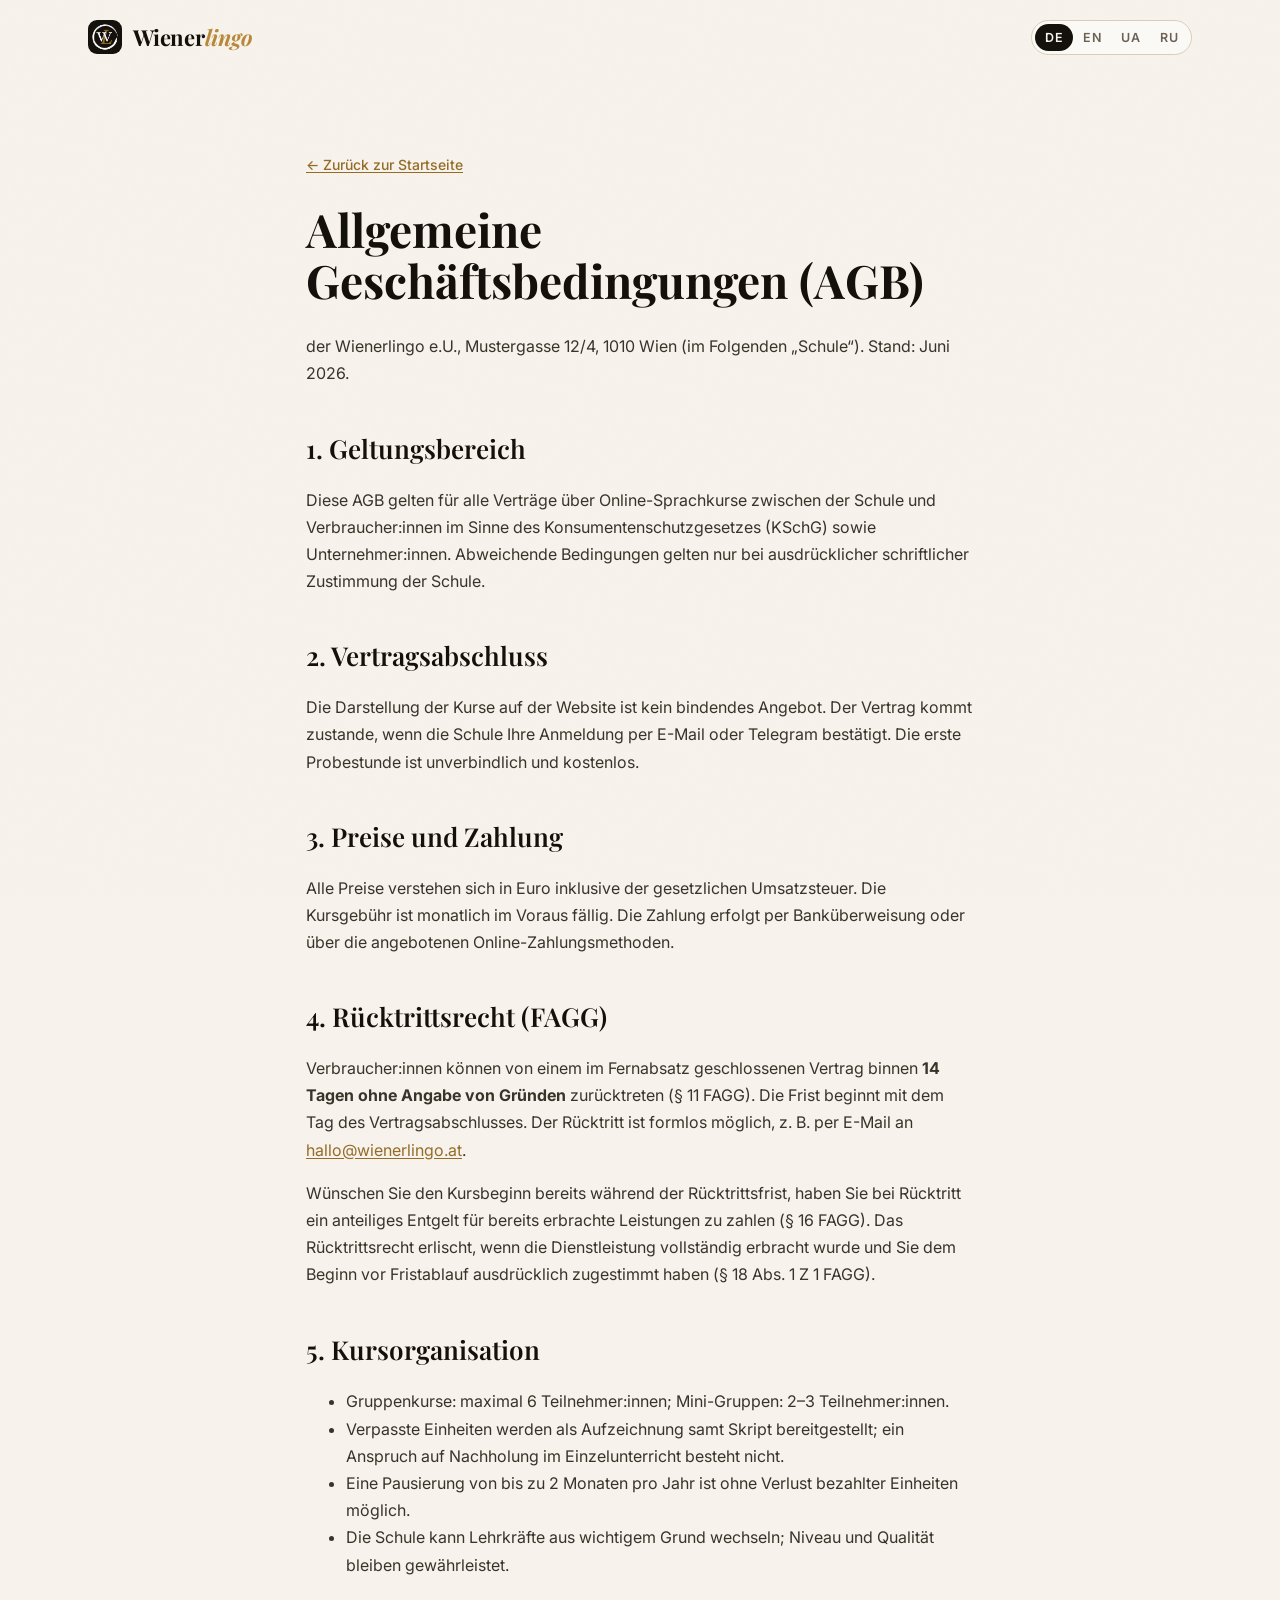
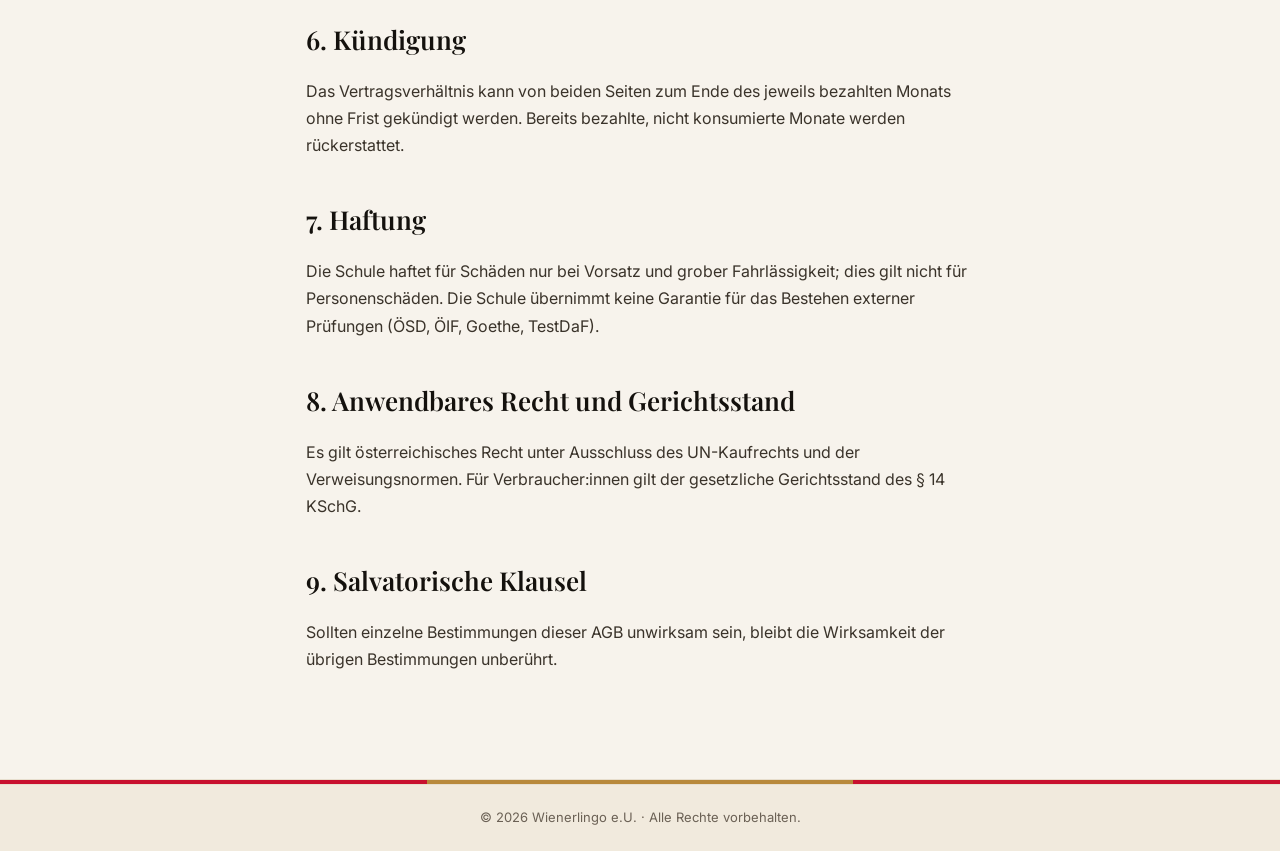
<file: agb.html>
<!DOCTYPE html>
<html lang="de">
<head>
  <meta charset="UTF-8">
  <meta name="viewport" content="width=device-width, initial-scale=1.0, viewport-fit=cover">
  <title>AGB — Wienerlingo</title>
  <meta name="robots" content="noindex, follow">
  <link rel="preconnect" href="https://fonts.googleapis.com">
  <link rel="preconnect" href="https://fonts.gstatic.com" crossorigin>
  <link href="https://fonts.googleapis.com/css2?family=Playfair+Display:ital,wght@0,500;0,600;0,700;0,800;1,600;1,700&family=Inter:wght@400;500;600&display=swap" rel="stylesheet">
  <link rel="stylesheet" href="styles.css?v=37">
  <link rel="icon" type="image/png" href="favicon.png?v=37">
</head>
<body>
  <header class="nav scrolled" id="nav">
    <div class="nav-inner">
      <a href="index.html" class="logo" aria-label="Wienerlingo — Startseite">
        <span class="logo-mark" aria-hidden="true">
          <img src="logo.png?v=37" alt="" width="34" height="34">
        </span>
        <span class="logo-text">Wiener<em>lingo</em></span>
      </a>
      <div class="nav-actions">
        <div class="lang-switch" role="group" aria-label="Sprache / Language / Мова">
          <button type="button" class="lang-btn" data-lang="de">DE</button>
          <button type="button" class="lang-btn" data-lang="en">EN</button>
          <button type="button" class="lang-btn" data-lang="uk">UA</button>
          <button type="button" class="lang-btn" data-lang="ru">RU</button>
        </div>
      </div>
    </div>
  </header>

  <main class="legal-main">
    <div class="container container-narrow">
      <a href="index.html" class="legal-back" data-i18n="legal.back">← Zurück zur Startseite</a>

      <!-- ===== DE ===== -->
      <section data-lang-block="de">
        <h1>Allgemeine Geschäftsbedingungen (AGB)</h1>
        <p>der Wienerlingo e.U., Mustergasse 12/4, 1010 Wien (im Folgenden „Schule“). Stand: Juni 2026.</p>

        <h2>1. Geltungsbereich</h2>
        <p>Diese AGB gelten für alle Verträge über Online-Sprachkurse zwischen der Schule und Verbraucher:innen im Sinne des Konsumentenschutzgesetzes (KSchG) sowie Unternehmer:innen. Abweichende Bedingungen gelten nur bei ausdrücklicher schriftlicher Zustimmung der Schule.</p>

        <h2>2. Vertragsabschluss</h2>
        <p>Die Darstellung der Kurse auf der Website ist kein bindendes Angebot. Der Vertrag kommt zustande, wenn die Schule Ihre Anmeldung per E-Mail oder Telegram bestätigt. Die erste Probestunde ist unverbindlich und kostenlos.</p>

        <h2>3. Preise und Zahlung</h2>
        <p>Alle Preise verstehen sich in Euro inklusive der gesetzlichen Umsatzsteuer. Die Kursgebühr ist monatlich im Voraus fällig. Die Zahlung erfolgt per Banküberweisung oder über die angebotenen Online-Zahlungsmethoden.</p>

        <h2>4. Rücktrittsrecht (FAGG)</h2>
        <p>Verbraucher:innen können von einem im Fernabsatz geschlossenen Vertrag binnen <strong>14 Tagen ohne Angabe von Gründen</strong> zurücktreten (§ 11 FAGG). Die Frist beginnt mit dem Tag des Vertragsabschlusses. Der Rücktritt ist formlos möglich, z.&nbsp;B. per E-Mail an <a href="mailto:hallo@wienerlingo.at">hallo@wienerlingo.at</a>.</p>
        <p>Wünschen Sie den Kursbeginn bereits während der Rücktrittsfrist, haben Sie bei Rücktritt ein anteiliges Entgelt für bereits erbrachte Leistungen zu zahlen (§ 16 FAGG). Das Rücktrittsrecht erlischt, wenn die Dienstleistung vollständig erbracht wurde und Sie dem Beginn vor Fristablauf ausdrücklich zugestimmt haben (§ 18 Abs. 1 Z 1 FAGG).</p>

        <h2>5. Kursorganisation</h2>
        <ul>
          <li>Gruppenkurse: maximal 6 Teilnehmer:innen; Mini-Gruppen: 2–3 Teilnehmer:innen.</li>
          <li>Verpasste Einheiten werden als Aufzeichnung samt Skript bereitgestellt; ein Anspruch auf Nachholung im Einzelunterricht besteht nicht.</li>
          <li>Eine Pausierung von bis zu 2 Monaten pro Jahr ist ohne Verlust bezahlter Einheiten möglich.</li>
          <li>Die Schule kann Lehrkräfte aus wichtigem Grund wechseln; Niveau und Qualität bleiben gewährleistet.</li>
        </ul>

        <h2>6. Kündigung</h2>
        <p>Das Vertragsverhältnis kann von beiden Seiten zum Ende des jeweils bezahlten Monats ohne Frist gekündigt werden. Bereits bezahlte, nicht konsumierte Monate werden rückerstattet.</p>

        <h2>7. Haftung</h2>
        <p>Die Schule haftet für Schäden nur bei Vorsatz und grober Fahrlässigkeit; dies gilt nicht für Personenschäden. Die Schule übernimmt keine Garantie für das Bestehen externer Prüfungen (ÖSD, ÖIF, Goethe, TestDaF).</p>

        <h2>8. Anwendbares Recht und Gerichtsstand</h2>
        <p>Es gilt österreichisches Recht unter Ausschluss des UN-Kaufrechts und der Verweisungsnormen. Für Verbraucher:innen gilt der gesetzliche Gerichtsstand des § 14 KSchG.</p>

        <h2>9. Salvatorische Klausel</h2>
        <p>Sollten einzelne Bestimmungen dieser AGB unwirksam sein, bleibt die Wirksamkeit der übrigen Bestimmungen unberührt.</p>
      </section>

      <!-- ===== EN ===== -->
      <section data-lang-block="en" hidden>
        <h1>General Terms and Conditions (AGB)</h1>
        <p class="legal-note">This is a courtesy translation. The German version of these terms is the legally binding one.</p>
        <p>of Wienerlingo e.U., Mustergasse 12/4, 1010 Vienna (hereinafter the "School"). Last updated: June 2026.</p>

        <h2>1. Scope</h2>
        <p>These terms apply to all contracts for online language courses between the School and consumers within the meaning of the Austrian Consumer Protection Act (KSchG) as well as businesses. Deviating terms apply only with the School's express written consent.</p>

        <h2>2. Conclusion of contract</h2>
        <p>The presentation of courses on the website is not a binding offer. The contract is concluded when the School confirms your registration by email or Telegram. The first trial lesson is non-binding and free of charge.</p>

        <h2>3. Prices and payment</h2>
        <p>All prices are in euros and include statutory VAT. The course fee is due monthly in advance. Payment is made by bank transfer or via the online payment methods offered.</p>

        <h2>4. Right of withdrawal (FAGG)</h2>
        <p>Consumers may withdraw from a distance contract within <strong>14 days without giving reasons</strong> (§ 11 FAGG). The period begins on the day the contract is concluded. Withdrawal requires no specific form — for example, an email to <a href="mailto:hallo@wienerlingo.at">hallo@wienerlingo.at</a> is sufficient.</p>
        <p>If you wish to start the course during the withdrawal period, you must pay a proportionate fee for services already provided in the event of withdrawal (§ 16 FAGG). The right of withdrawal expires once the service has been fully performed and you expressly agreed to the start before the period ended (§ 18(1)(1) FAGG).</p>

        <h2>5. Course organisation</h2>
        <ul>
          <li>Group courses: a maximum of 6 participants; mini groups: 2–3 participants.</li>
          <li>Missed lessons are provided as recordings with notes; there is no entitlement to one-to-one catch-up lessons.</li>
          <li>The course may be paused for up to 2 months per year without losing paid lessons.</li>
          <li>The School may change teachers for good cause; level and quality remain guaranteed.</li>
        </ul>

        <h2>6. Termination</h2>
        <p>The contract may be terminated by either party at the end of the paid month without notice period. Months already paid but not used will be refunded.</p>

        <h2>7. Liability</h2>
        <p>The School is liable for damages only in cases of intent and gross negligence; this does not apply to personal injury. The School does not guarantee that external exams (ÖSD, ÖIF, Goethe, TestDaF) will be passed.</p>

        <h2>8. Applicable law and jurisdiction</h2>
        <p>Austrian law applies, excluding the UN Convention on Contracts for the International Sale of Goods and conflict-of-law rules. For consumers, the statutory place of jurisdiction under § 14 KSchG applies.</p>

        <h2>9. Severability</h2>
        <p>Should individual provisions of these terms be invalid, the validity of the remaining provisions shall remain unaffected.</p>
      </section>

      <!-- ===== UK ===== -->
      <section data-lang-block="uk" hidden>
        <h1>Загальні умови надання послуг (AGB)</h1>
        <p class="legal-note">Це переклад для зручності. Юридично зобовʼязальною є німецька версія цих умов.</p>
        <p>Wienerlingo e.U., Mustergasse 12/4, 1010 Відень (далі — «Школа»). Станом на: червень 2026.</p>

        <h2>1. Сфера дії</h2>
        <p>Ці умови застосовуються до всіх договорів про онлайн-курси між Школою та споживачами в розумінні австрійського Закону про захист споживачів (KSchG), а також підприємцями. Інші умови діють лише за прямої письмової згоди Школи.</p>

        <h2>2. Укладення договору</h2>
        <p>Презентація курсів на сайті не є зобовʼязальною офертою. Договір укладається, коли Школа підтверджує вашу реєстрацію електронною поштою або в Telegram. Перший пробний урок — без зобовʼязань і безкоштовний.</p>

        <h2>3. Ціни та оплата</h2>
        <p>Усі ціни вказані в євро і включають законний ПДВ. Оплата за курс здійснюється щомісяця наперед — банківським переказом або через запропоновані онлайн-методи оплати.</p>

        <h2>4. Право на відмову (FAGG)</h2>
        <p>Споживачі можуть відмовитися від договору, укладеного дистанційно, протягом <strong>14 днів без пояснення причин</strong> (§ 11 FAGG). Строк починається з дня укладення договору. Відмова не потребує спеціальної форми — достатньо листа на <a href="mailto:hallo@wienerlingo.at">hallo@wienerlingo.at</a>.</p>
        <p>Якщо ви бажаєте почати курс ще під час строку відмови, у разі відмови ви сплачуєте пропорційну плату за вже надані послуги (§ 16 FAGG). Право на відмову втрачається, якщо послугу надано повністю і ви прямо погодилися на початок до спливу строку (§ 18(1)(1) FAGG).</p>

        <h2>5. Організація курсів</h2>
        <ul>
          <li>Групові курси: максимум 6 учасників; міні-групи: 2–3 учасники.</li>
          <li>Пропущені заняття надаються як запис із конспектом; права на індивідуальне відпрацювання немає.</li>
          <li>Можлива пауза до 2 місяців на рік без втрати оплачених занять.</li>
          <li>Школа може змінити викладача з поважної причини; рівень і якість гарантуються.</li>
        </ul>

        <h2>6. Розірвання договору</h2>
        <p>Договір може розірвати будь-яка сторона на кінець оплаченого місяця без строку попередження. Оплачені, але не використані місяці повертаються.</p>

        <h2>7. Відповідальність</h2>
        <p>Школа відповідає за збитки лише у випадках умислу та грубої необережності; це не стосується шкоди здоровʼю. Школа не гарантує складання зовнішніх іспитів (ÖSD, ÖIF, Goethe, TestDaF).</p>

        <h2>8. Застосовне право та підсудність</h2>
        <p>Застосовується австрійське право з виключенням Конвенції ООН про договори міжнародної купівлі-продажу та колізійних норм. Для споживачів діє законна підсудність за § 14 KSchG.</p>

        <h2>9. Салваторське застереження</h2>
        <p>Якщо окремі положення цих умов виявляться недійсними, чинність решти положень залишається незмінною.</p>
      </section>

      <!-- ===== RU ===== -->
      <section data-lang-block="ru" hidden>
        <h1>Общие условия предоставления услуг (AGB)</h1>
        <p class="legal-note">Это перевод для удобства. Юридически обязательной является немецкая версия этих условий.</p>
        <p>Wienerlingo e.U., Mustergasse 12/4, 1010 Вена (далее — «Школа»). По состоянию на: июнь 2026.</p>

        <h2>1. Сфера действия</h2>
        <p>Эти условия применяются ко всем договорам об онлайн-курсах между Школой и потребителями в смысле австрийского Закона о защите потребителей (KSchG), а также предпринимателями. Иные условия действуют только при прямом письменном согласии Школы.</p>

        <h2>2. Заключение договора</h2>
        <p>Презентация курсов на сайте не является обязывающей офертой. Договор заключается, когда Школа подтверждает вашу регистрацию по электронной почте или в Telegram. Первый пробный урок — без обязательств и бесплатный.</p>

        <h2>3. Цены и оплата</h2>
        <p>Все цены указаны в евро и включают законный НДС. Оплата за курс производится ежемесячно вперёд — банковским переводом или через предложенные онлайн-методы оплаты.</p>

        <h2>4. Право на отказ (FAGG)</h2>
        <p>Потребители могут отказаться от договора, заключённого дистанционно, в течение <strong>14 дней без объяснения причин</strong> (§ 11 FAGG). Срок начинается со дня заключения договора. Отказ не требует специальной формы — достаточно письма на <a href="mailto:hallo@wienerlingo.at">hallo@wienerlingo.at</a>.</p>
        <p>Если вы желаете начать курс ещё во время срока отказа, при отказе вы оплачиваете пропорциональную плату за уже оказанные услуги (§ 16 FAGG). Право на отказ утрачивается, если услуга оказана полностью и вы прямо согласились на начало до истечения срока (§ 18(1)(1) FAGG).</p>

        <h2>5. Организация курсов</h2>
        <ul>
          <li>Групповые курсы: максимум 6 участников; мини-группы: 2–3 участника.</li>
          <li>Пропущенные занятия предоставляются как запись с конспектом; права на индивидуальную отработку нет.</li>
          <li>Возможна пауза до 2 месяцев в год без потери оплаченных занятий.</li>
          <li>Школа может сменить преподавателя по уважительной причине; уровень и качество гарантируются.</li>
        </ul>

        <h2>6. Расторжение договора</h2>
        <p>Договор может расторгнуть любая сторона на конец оплаченного месяца без срока предупреждения. Оплаченные, но не использованные месяцы возвращаются.</p>

        <h2>7. Ответственность</h2>
        <p>Школа отвечает за ущерб только в случаях умысла и грубой неосторожности; это не касается вреда здоровью. Школа не гарантирует сдачу внешних экзаменов (ÖSD, ÖIF, Goethe, TestDaF).</p>

        <h2>8. Применимое право и подсудность</h2>
        <p>Применяется австрийское право с исключением Конвенции ООН о договорах международной купли-продажи и коллизионных норм. Для потребителей действует законная подсудность по § 14 KSchG.</p>

        <h2>9. Сальваторская оговорка</h2>
        <p>Если отдельные положения этих условий окажутся недействительными, действительность остальных положений остаётся неизменной.</p>
      </section>
    </div>
  </main>

  <footer class="footer">
    <div class="footer-stripe" aria-hidden="true"><i></i><i></i><i></i></div>
    <p class="footer-copy" data-i18n="foot.copy">© 2026 Wienerlingo e.U. · Alle Rechte vorbehalten.</p>
  </footer>

  <script src="i18n.js?v=37"></script>
  <script src="script.js?v=37"></script>
</body>
</html>
</file>
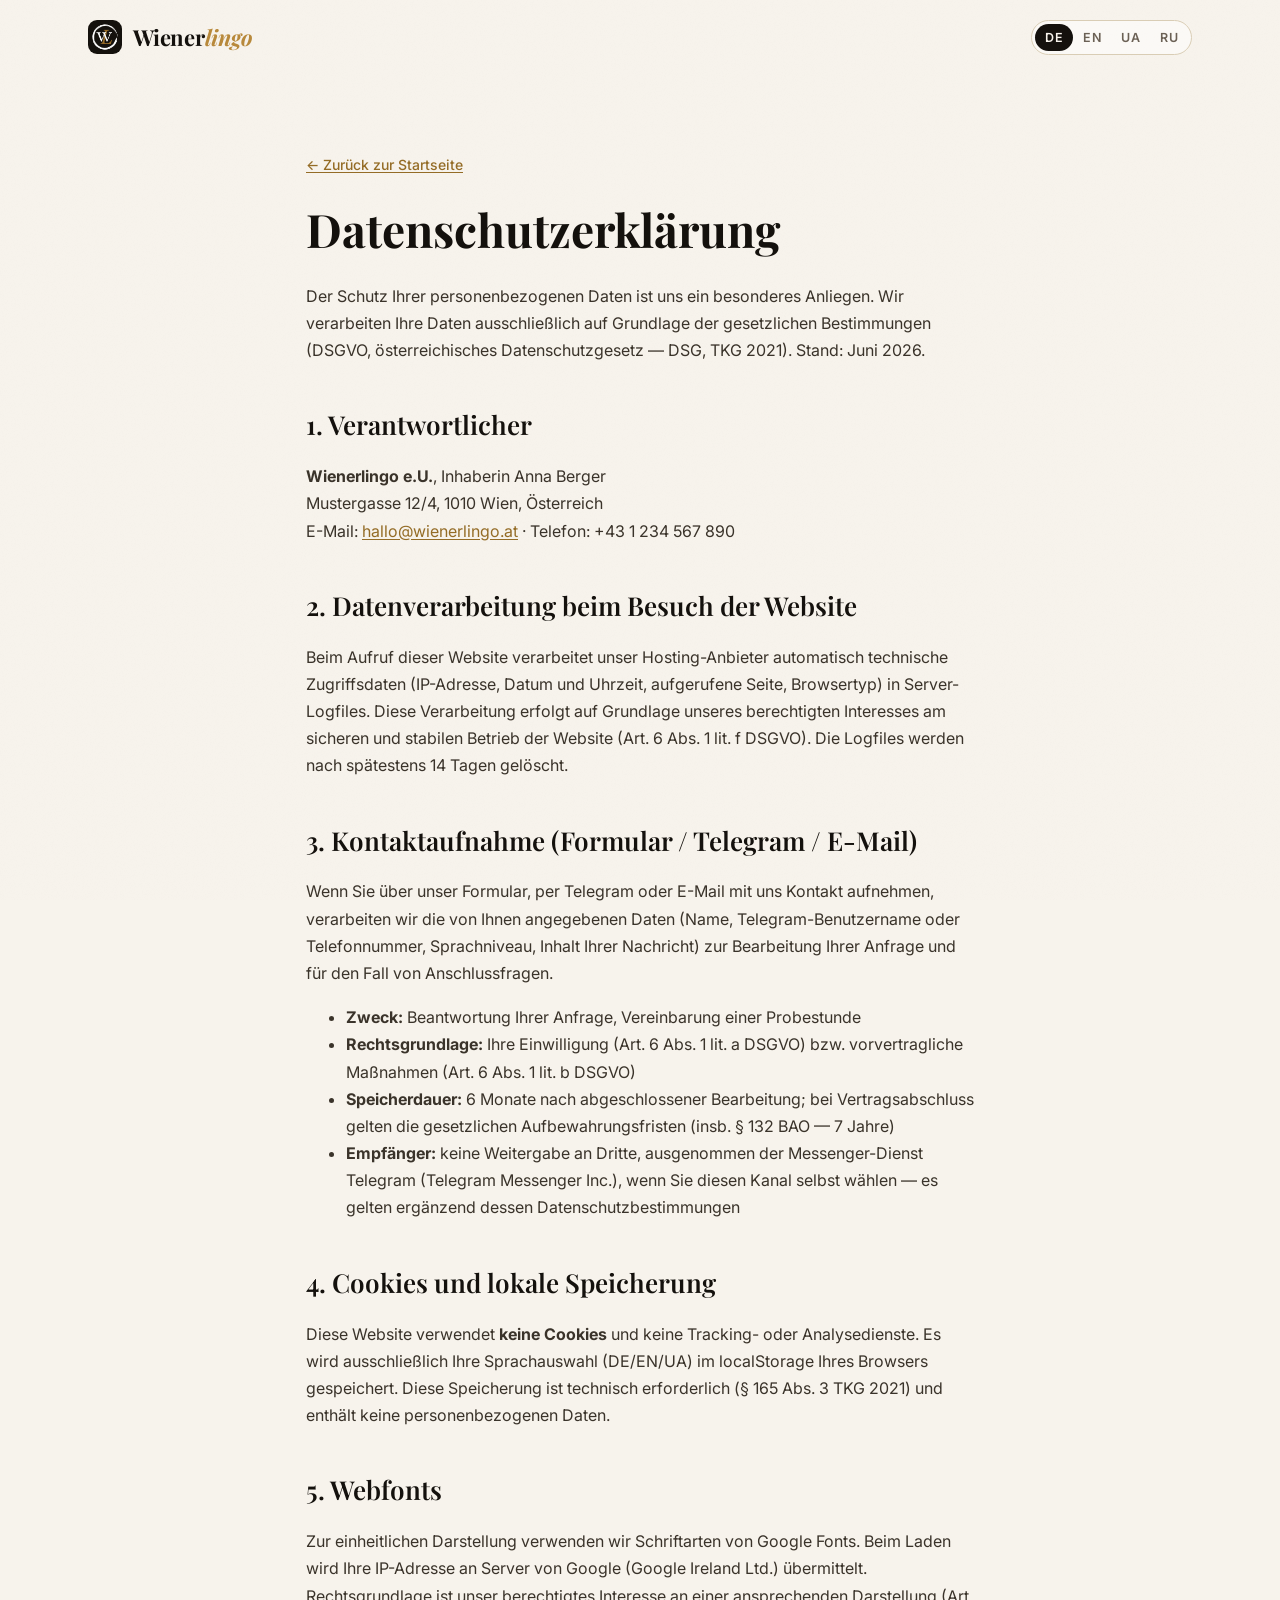
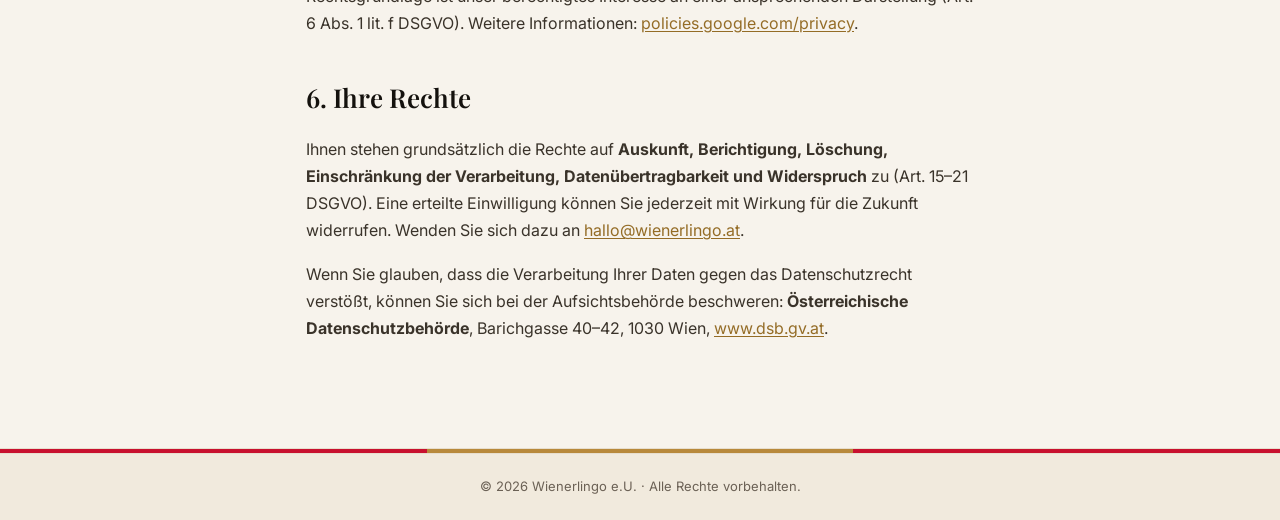
<file: datenschutz.html>
<!DOCTYPE html>
<html lang="de">
<head>
  <meta charset="UTF-8">
  <meta name="viewport" content="width=device-width, initial-scale=1.0, viewport-fit=cover">
  <title>Datenschutzerklärung — Wienerlingo</title>
  <meta name="robots" content="noindex, follow">
  <link rel="preconnect" href="https://fonts.googleapis.com">
  <link rel="preconnect" href="https://fonts.gstatic.com" crossorigin>
  <link href="https://fonts.googleapis.com/css2?family=Playfair+Display:ital,wght@0,500;0,600;0,700;0,800;1,600;1,700&family=Inter:wght@400;500;600&display=swap" rel="stylesheet">
  <link rel="stylesheet" href="styles.css?v=37">
  <link rel="icon" type="image/png" href="favicon.png?v=37">
</head>
<body>
  <header class="nav scrolled" id="nav">
    <div class="nav-inner">
      <a href="index.html" class="logo" aria-label="Wienerlingo — Startseite">
        <span class="logo-mark" aria-hidden="true">
          <img src="logo.png?v=37" alt="" width="34" height="34">
        </span>
        <span class="logo-text">Wiener<em>lingo</em></span>
      </a>
      <div class="nav-actions">
        <div class="lang-switch" role="group" aria-label="Sprache / Language / Мова">
          <button type="button" class="lang-btn" data-lang="de">DE</button>
          <button type="button" class="lang-btn" data-lang="en">EN</button>
          <button type="button" class="lang-btn" data-lang="uk">UA</button>
          <button type="button" class="lang-btn" data-lang="ru">RU</button>
        </div>
      </div>
    </div>
  </header>

  <main class="legal-main">
    <div class="container container-narrow">
      <a href="index.html" class="legal-back" data-i18n="legal.back">← Zurück zur Startseite</a>

      <!-- ===== DE ===== -->
      <section data-lang-block="de">
        <h1>Datenschutzerklärung</h1>
        <p>Der Schutz Ihrer personenbezogenen Daten ist uns ein besonderes Anliegen. Wir verarbeiten Ihre Daten ausschließlich auf Grundlage der gesetzlichen Bestimmungen (DSGVO, österreichisches Datenschutzgesetz — DSG, TKG 2021). Stand: Juni 2026.</p>

        <h2>1. Verantwortlicher</h2>
        <p><strong>Wienerlingo e.U.</strong>, Inhaberin Anna Berger<br>
        Mustergasse 12/4, 1010 Wien, Österreich<br>
        E-Mail: <a href="mailto:hallo@wienerlingo.at">hallo@wienerlingo.at</a> · Telefon: +43 1 234 567 890</p>

        <h2>2. Datenverarbeitung beim Besuch der Website</h2>
        <p>Beim Aufruf dieser Website verarbeitet unser Hosting-Anbieter automatisch technische Zugriffsdaten (IP-Adresse, Datum und Uhrzeit, aufgerufene Seite, Browsertyp) in Server-Logfiles. Diese Verarbeitung erfolgt auf Grundlage unseres berechtigten Interesses am sicheren und stabilen Betrieb der Website (Art. 6 Abs. 1 lit. f DSGVO). Die Logfiles werden nach spätestens 14 Tagen gelöscht.</p>

        <h2>3. Kontaktaufnahme (Formular / Telegram / E-Mail)</h2>
        <p>Wenn Sie über unser Formular, per Telegram oder E-Mail mit uns Kontakt aufnehmen, verarbeiten wir die von Ihnen angegebenen Daten (Name, Telegram-Benutzername oder Telefonnummer, Sprachniveau, Inhalt Ihrer Nachricht) zur Bearbeitung Ihrer Anfrage und für den Fall von Anschlussfragen.</p>
        <ul>
          <li><strong>Zweck:</strong> Beantwortung Ihrer Anfrage, Vereinbarung einer Probestunde</li>
          <li><strong>Rechtsgrundlage:</strong> Ihre Einwilligung (Art. 6 Abs. 1 lit. a DSGVO) bzw. vorvertragliche Maßnahmen (Art. 6 Abs. 1 lit. b DSGVO)</li>
          <li><strong>Speicherdauer:</strong> 6 Monate nach abgeschlossener Bearbeitung; bei Vertragsabschluss gelten die gesetzlichen Aufbewahrungsfristen (insb. § 132 BAO — 7 Jahre)</li>
          <li><strong>Empfänger:</strong> keine Weitergabe an Dritte, ausgenommen der Messenger-Dienst Telegram (Telegram Messenger Inc.), wenn Sie diesen Kanal selbst wählen — es gelten ergänzend dessen Datenschutzbestimmungen</li>
        </ul>

        <h2>4. Cookies und lokale Speicherung</h2>
        <p>Diese Website verwendet <strong>keine Cookies</strong> und keine Tracking- oder Analysedienste. Es wird ausschließlich Ihre Sprachauswahl (DE/EN/UA) im localStorage Ihres Browsers gespeichert. Diese Speicherung ist technisch erforderlich (§ 165 Abs. 3 TKG 2021) und enthält keine personenbezogenen Daten.</p>

        <h2>5. Webfonts</h2>
        <p>Zur einheitlichen Darstellung verwenden wir Schriftarten von Google Fonts. Beim Laden wird Ihre IP-Adresse an Server von Google (Google Ireland Ltd.) übermittelt. Rechtsgrundlage ist unser berechtigtes Interesse an einer ansprechenden Darstellung (Art. 6 Abs. 1 lit. f DSGVO). Weitere Informationen: <a href="https://policies.google.com/privacy" target="_blank" rel="noopener">policies.google.com/privacy</a>.</p>

        <h2>6. Ihre Rechte</h2>
        <p>Ihnen stehen grundsätzlich die Rechte auf <strong>Auskunft, Berichtigung, Löschung, Einschränkung der Verarbeitung, Datenübertragbarkeit und Widerspruch</strong> zu (Art. 15–21 DSGVO). Eine erteilte Einwilligung können Sie jederzeit mit Wirkung für die Zukunft widerrufen. Wenden Sie sich dazu an <a href="mailto:hallo@wienerlingo.at">hallo@wienerlingo.at</a>.</p>
        <p>Wenn Sie glauben, dass die Verarbeitung Ihrer Daten gegen das Datenschutzrecht verstößt, können Sie sich bei der Aufsichtsbehörde beschweren: <strong>Österreichische Datenschutzbehörde</strong>, Barichgasse 40–42, 1030 Wien, <a href="https://www.dsb.gv.at" target="_blank" rel="noopener">www.dsb.gv.at</a>.</p>
      </section>

      <!-- ===== EN ===== -->
      <section data-lang-block="en" hidden>
        <h1>Privacy Policy</h1>
        <p class="legal-note">This is a courtesy translation. The German version of this privacy policy is the legally binding one.</p>
        <p>The protection of your personal data is very important to us. We process your data exclusively in accordance with the legal provisions (GDPR, Austrian Data Protection Act — DSG, TKG 2021). Last updated: June 2026.</p>

        <h2>1. Controller</h2>
        <p><strong>Wienerlingo e.U.</strong>, owner Anna Berger<br>
        Mustergasse 12/4, 1010 Vienna, Austria<br>
        Email: <a href="mailto:hallo@wienerlingo.at">hallo@wienerlingo.at</a> · Phone: +43 1 234 567 890</p>

        <h2>2. Data processing when visiting the website</h2>
        <p>When you access this website, our hosting provider automatically processes technical access data (IP address, date and time, page accessed, browser type) in server log files. This processing is based on our legitimate interest in the secure and stable operation of the website (Art. 6(1)(f) GDPR). Log files are deleted after 14 days at the latest.</p>

        <h2>3. Contacting us (form / Telegram / email)</h2>
        <p>If you contact us via our form, Telegram or email, we process the data you provide (name, Telegram username or phone number, language level, content of your message) to handle your enquiry and in case of follow-up questions.</p>
        <ul>
          <li><strong>Purpose:</strong> responding to your enquiry, arranging a trial lesson</li>
          <li><strong>Legal basis:</strong> your consent (Art. 6(1)(a) GDPR) or pre-contractual measures (Art. 6(1)(b) GDPR)</li>
          <li><strong>Storage period:</strong> 6 months after your enquiry is resolved; if a contract is concluded, statutory retention periods apply (in particular § 132 BAO — 7 years)</li>
          <li><strong>Recipients:</strong> no transfer to third parties, except the messenger service Telegram (Telegram Messenger Inc.) if you choose that channel yourself — its own privacy policy additionally applies</li>
        </ul>

        <h2>4. Cookies and local storage</h2>
        <p>This website uses <strong>no cookies</strong> and no tracking or analytics services. Only your language selection (DE/EN/UA) is stored in your browser's localStorage. This storage is technically necessary (§ 165(3) TKG 2021) and contains no personal data.</p>

        <h2>5. Web fonts</h2>
        <p>For a consistent appearance we use fonts from Google Fonts. When they load, your IP address is transmitted to Google servers (Google Ireland Ltd.). The legal basis is our legitimate interest in an appealing presentation (Art. 6(1)(f) GDPR). More information: <a href="https://policies.google.com/privacy" target="_blank" rel="noopener">policies.google.com/privacy</a>.</p>

        <h2>6. Your rights</h2>
        <p>You have the rights of <strong>access, rectification, erasure, restriction of processing, data portability and objection</strong> (Art. 15–21 GDPR). You may withdraw any consent you have given at any time with effect for the future. To do so, contact <a href="mailto:hallo@wienerlingo.at">hallo@wienerlingo.at</a>.</p>
        <p>If you believe that the processing of your data violates data protection law, you can lodge a complaint with the supervisory authority: <strong>Austrian Data Protection Authority</strong>, Barichgasse 40–42, 1030 Vienna, <a href="https://www.dsb.gv.at" target="_blank" rel="noopener">www.dsb.gv.at</a>.</p>
      </section>

      <!-- ===== UK ===== -->
      <section data-lang-block="uk" hidden>
        <h1>Політика конфіденційності</h1>
        <p class="legal-note">Це переклад для зручності. Юридично зобовʼязальною є німецька версія цього документа.</p>
        <p>Захист ваших персональних даних для нас особливо важливий. Ми обробляємо дані виключно на підставі законодавства (GDPR/DSGVO, австрійський Закон про захист даних — DSG, TKG 2021). Станом на: червень 2026.</p>

        <h2>1. Відповідальний за обробку</h2>
        <p><strong>Wienerlingo e.U.</strong>, власниця Тетяна Падалка<br>
        Mustergasse 12/4, 1010 Відень, Австрія<br>
        E-mail: <a href="mailto:hallo@wienerlingo.at">hallo@wienerlingo.at</a> · Телефон: +43 1 234 567 890</p>

        <h2>2. Обробка даних під час відвідування сайту</h2>
        <p>Під час відкриття сайту наш хостинг-провайдер автоматично обробляє технічні дані доступу (IP-адреса, дата й час, відвідана сторінка, тип браузера) у серверних лог-файлах. Підстава — наш законний інтерес у безпечній та стабільній роботі сайту (ст. 6(1)(f) GDPR). Лог-файли видаляються щонайпізніше через 14 днів.</p>

        <h2>3. Звʼязок із нами (форма / Telegram / e-mail)</h2>
        <p>Якщо ви звертаєтеся до нас через форму, Telegram чи e-mail, ми обробляємо надані вами дані (імʼя, нік у Telegram або номер телефону, рівень мови, зміст повідомлення) для опрацювання запиту та можливих уточнень.</p>
        <ul>
          <li><strong>Мета:</strong> відповідь на запит, призначення пробного уроку</li>
          <li><strong>Правова підстава:</strong> ваша згода (ст. 6(1)(a) GDPR) або переддоговірні заходи (ст. 6(1)(b) GDPR)</li>
          <li><strong>Строк зберігання:</strong> 6 місяців після завершення опрацювання; у разі укладення договору діють законні строки зберігання (зокрема § 132 BAO — 7 років)</li>
          <li><strong>Отримувачі:</strong> дані не передаються третім особам, окрім месенджера Telegram (Telegram Messenger Inc.), якщо ви самі обрали цей канал — додатково діє його політика конфіденційності</li>
        </ul>

        <h2>4. Cookies та локальне сховище</h2>
        <p>Сайт <strong>не використовує cookies</strong>, трекінг чи аналітику. У localStorage браузера зберігається лише обрана мова (DE/EN/UA). Це технічно необхідне збереження (§ 165(3) TKG 2021), що не містить персональних даних.</p>

        <h2>5. Веб-шрифти</h2>
        <p>Для єдиного вигляду ми використовуємо шрифти Google Fonts. Під час їх завантаження ваша IP-адреса передається на сервери Google (Google Ireland Ltd.). Підстава — наш законний інтерес у якісному відображенні (ст. 6(1)(f) GDPR). Докладніше: <a href="https://policies.google.com/privacy" target="_blank" rel="noopener">policies.google.com/privacy</a>.</p>

        <h2>6. Ваші права</h2>
        <p>Ви маєте права на <strong>доступ, виправлення, видалення, обмеження обробки, перенесення даних і заперечення</strong> (ст. 15–21 GDPR). Надану згоду можна відкликати в будь-який момент із дією на майбутнє — напишіть на <a href="mailto:hallo@wienerlingo.at">hallo@wienerlingo.at</a>.</p>
        <p>Якщо ви вважаєте, що обробка ваших даних порушує законодавство про захист даних, ви можете подати скаргу до наглядового органу: <strong>Австрійський орган захисту даних (Datenschutzbehörde)</strong>, Barichgasse 40–42, 1030 Відень, <a href="https://www.dsb.gv.at" target="_blank" rel="noopener">www.dsb.gv.at</a>.</p>
      </section>

      <!-- ===== RU ===== -->
      <section data-lang-block="ru" hidden>
        <h1>Политика конфиденциальности</h1>
        <p class="legal-note">Это перевод для удобства. Юридически обязательной является немецкая версия этого документа.</p>
        <p>Защита ваших персональных данных для нас особенно важна. Мы обрабатываем данные исключительно на основании законодательства (GDPR/DSGVO, австрийский Закон о защите данных — DSG, TKG 2021). По состоянию на: июнь 2026.</p>

        <h2>1. Ответственный за обработку</h2>
        <p><strong>Wienerlingo e.U.</strong>, владелица Татьяна Падалка<br>
        Mustergasse 12/4, 1010 Вена, Австрия<br>
        E-mail: <a href="mailto:hallo@wienerlingo.at">hallo@wienerlingo.at</a> · Телефон: +43 1 234 567 890</p>

        <h2>2. Обработка данных при посещении сайта</h2>
        <p>При открытии сайта наш хостинг-провайдер автоматически обрабатывает технические данные доступа (IP-адрес, дата и время, посещённая страница, тип браузера) в серверных лог-файлах. Основание — наш законный интерес в безопасной и стабильной работе сайта (ст. 6(1)(f) GDPR). Лог-файлы удаляются не позднее чем через 14 дней.</p>

        <h2>3. Связь с нами (форма / Telegram / e-mail)</h2>
        <p>Если вы обращаетесь к нам через форму, Telegram или e-mail, мы обрабатываем предоставленные вами данные (имя, ник в Telegram или номер телефона, уровень языка, содержание сообщения) для обработки запроса и возможных уточнений.</p>
        <ul>
          <li><strong>Цель:</strong> ответ на запрос, назначение пробного урока</li>
          <li><strong>Правовое основание:</strong> ваше согласие (ст. 6(1)(a) GDPR) или преддоговорные меры (ст. 6(1)(b) GDPR)</li>
          <li><strong>Срок хранения:</strong> 6 месяцев после завершения обработки; в случае заключения договора действуют законные сроки хранения (в частности § 132 BAO — 7 лет)</li>
          <li><strong>Получатели:</strong> данные не передаются третьим лицам, кроме мессенджера Telegram (Telegram Messenger Inc.), если вы сами выбрали этот канал — дополнительно действует его политика конфиденциальности</li>
        </ul>

        <h2>4. Cookies и локальное хранилище</h2>
        <p>Сайт <strong>не использует cookies</strong>, трекинг или аналитику. В localStorage браузера сохраняется только выбранный язык (DE/EN/UA/RU). Это технически необходимое хранение (§ 165(3) TKG 2021), не содержащее персональных данных.</p>

        <h2>5. Веб-шрифты</h2>
        <p>Для единообразного вида мы используем шрифты Google Fonts. При их загрузке ваш IP-адрес передаётся на серверы Google (Google Ireland Ltd.). Основание — наш законный интерес в качественном отображении (ст. 6(1)(f) GDPR). Подробнее: <a href="https://policies.google.com/privacy" target="_blank" rel="noopener">policies.google.com/privacy</a>.</p>

        <h2>6. Ваши права</h2>
        <p>Вы имеете права на <strong>доступ, исправление, удаление, ограничение обработки, перенос данных и возражение</strong> (ст. 15–21 GDPR). Данное согласие можно отозвать в любой момент с действием на будущее — напишите на <a href="mailto:hallo@wienerlingo.at">hallo@wienerlingo.at</a>.</p>
        <p>Если вы считаете, что обработка ваших данных нарушает законодательство о защите данных, вы можете подать жалобу в надзорный орган: <strong>Австрийский орган защиты данных (Datenschutzbehörde)</strong>, Barichgasse 40–42, 1030 Вена, <a href="https://www.dsb.gv.at" target="_blank" rel="noopener">www.dsb.gv.at</a>.</p>
      </section>
    </div>
  </main>

  <footer class="footer">
    <div class="footer-stripe" aria-hidden="true"><i></i><i></i><i></i></div>
    <p class="footer-copy" data-i18n="foot.copy">© 2026 Wienerlingo e.U. · Alle Rechte vorbehalten.</p>
  </footer>

  <script src="i18n.js?v=37"></script>
  <script src="script.js?v=37"></script>
</body>
</html>
</file>
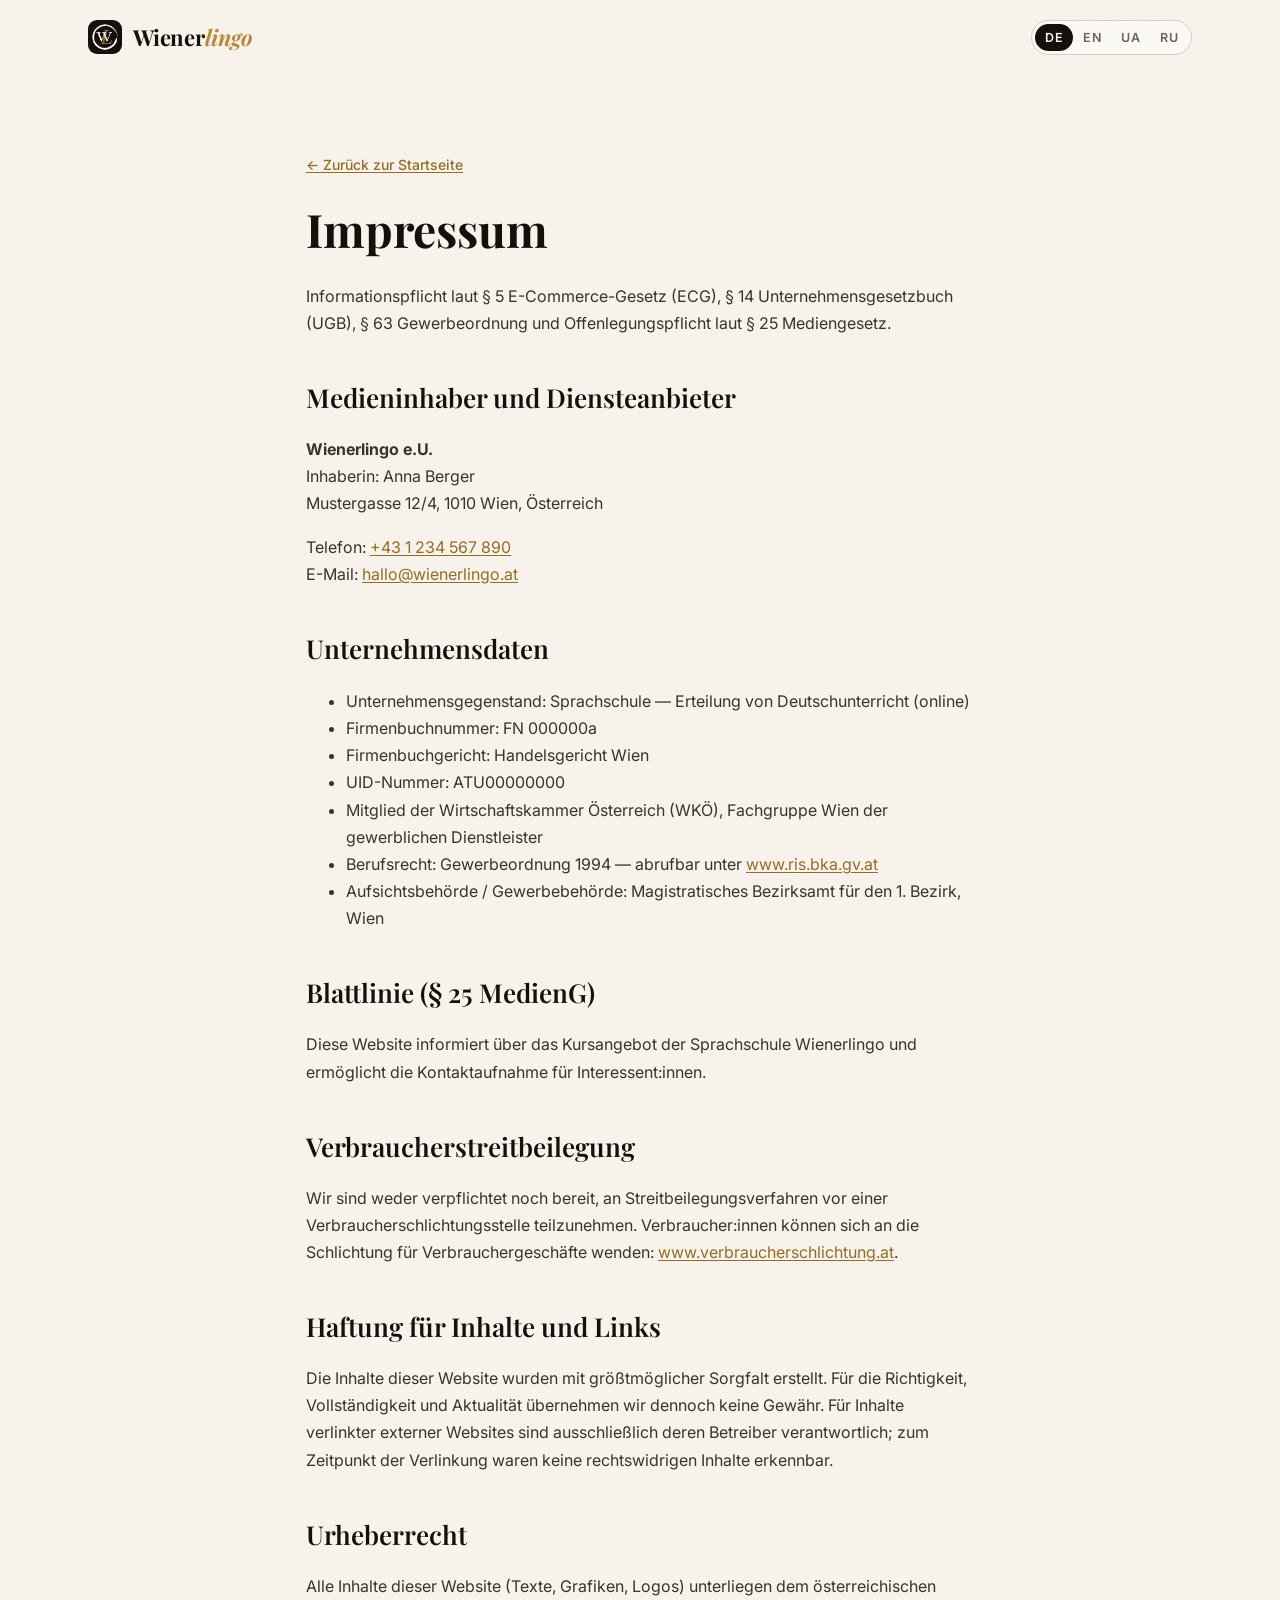
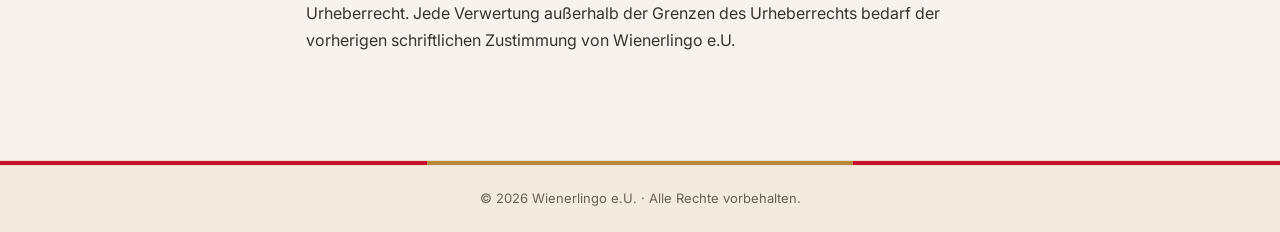
<file: impressum.html>
<!DOCTYPE html>
<html lang="de">
<head>
  <meta charset="UTF-8">
  <meta name="viewport" content="width=device-width, initial-scale=1.0, viewport-fit=cover">
  <title>Impressum — Wienerlingo</title>
  <meta name="robots" content="noindex, follow">
  <link rel="preconnect" href="https://fonts.googleapis.com">
  <link rel="preconnect" href="https://fonts.gstatic.com" crossorigin>
  <link href="https://fonts.googleapis.com/css2?family=Playfair+Display:ital,wght@0,500;0,600;0,700;0,800;1,600;1,700&family=Inter:wght@400;500;600&display=swap" rel="stylesheet">
  <link rel="stylesheet" href="styles.css?v=37">
  <link rel="icon" type="image/png" href="favicon.png?v=37">
</head>
<body>
  <header class="nav scrolled" id="nav">
    <div class="nav-inner">
      <a href="index.html" class="logo" aria-label="Wienerlingo — Startseite">
        <span class="logo-mark" aria-hidden="true">
          <img src="logo.png?v=37" alt="" width="34" height="34">
        </span>
        <span class="logo-text">Wiener<em>lingo</em></span>
      </a>
      <div class="nav-actions">
        <div class="lang-switch" role="group" aria-label="Sprache / Language / Мова">
          <button type="button" class="lang-btn" data-lang="de">DE</button>
          <button type="button" class="lang-btn" data-lang="en">EN</button>
          <button type="button" class="lang-btn" data-lang="uk">UA</button>
          <button type="button" class="lang-btn" data-lang="ru">RU</button>
        </div>
      </div>
    </div>
  </header>

  <main class="legal-main">
    <div class="container container-narrow">
      <a href="index.html" class="legal-back" data-i18n="legal.back">← Zurück zur Startseite</a>

      <!-- ===== DE ===== -->
      <section data-lang-block="de">
        <h1>Impressum</h1>
        <p>Informationspflicht laut § 5 E-Commerce-Gesetz (ECG), § 14 Unternehmensgesetzbuch (UGB), § 63 Gewerbeordnung und Offenlegungspflicht laut § 25 Mediengesetz.</p>

        <h2>Medieninhaber und Diensteanbieter</h2>
        <p><strong>Wienerlingo e.U.</strong><br>
        Inhaberin: Anna Berger<br>
        Mustergasse 12/4, 1010 Wien, Österreich</p>
        <p>Telefon: <a href="tel:+431234567890">+43 1 234 567 890</a><br>
        E-Mail: <a href="mailto:hallo@wienerlingo.at">hallo@wienerlingo.at</a></p>

        <h2>Unternehmensdaten</h2>
        <ul>
          <li>Unternehmensgegenstand: Sprachschule — Erteilung von Deutschunterricht (online)</li>
          <li>Firmenbuchnummer: FN 000000a</li>
          <li>Firmenbuchgericht: Handelsgericht Wien</li>
          <li>UID-Nummer: ATU00000000</li>
          <li>Mitglied der Wirtschaftskammer Österreich (WKÖ), Fachgruppe Wien der gewerblichen Dienstleister</li>
          <li>Berufsrecht: Gewerbeordnung 1994 — abrufbar unter <a href="https://www.ris.bka.gv.at" target="_blank" rel="noopener">www.ris.bka.gv.at</a></li>
          <li>Aufsichtsbehörde / Gewerbebehörde: Magistratisches Bezirksamt für den 1. Bezirk, Wien</li>
        </ul>

        <h2>Blattlinie (§ 25 MedienG)</h2>
        <p>Diese Website informiert über das Kursangebot der Sprachschule Wienerlingo und ermöglicht die Kontaktaufnahme für Interessent:innen.</p>

        <h2>Verbraucherstreitbeilegung</h2>
        <p>Wir sind weder verpflichtet noch bereit, an Streitbeilegungsverfahren vor einer Verbraucherschlichtungsstelle teilzunehmen. Verbraucher:innen können sich an die Schlichtung für Verbrauchergeschäfte wenden: <a href="https://www.verbraucherschlichtung.at" target="_blank" rel="noopener">www.verbraucherschlichtung.at</a>.</p>

        <h2>Haftung für Inhalte und Links</h2>
        <p>Die Inhalte dieser Website wurden mit größtmöglicher Sorgfalt erstellt. Für die Richtigkeit, Vollständigkeit und Aktualität übernehmen wir dennoch keine Gewähr. Für Inhalte verlinkter externer Websites sind ausschließlich deren Betreiber verantwortlich; zum Zeitpunkt der Verlinkung waren keine rechtswidrigen Inhalte erkennbar.</p>

        <h2>Urheberrecht</h2>
        <p>Alle Inhalte dieser Website (Texte, Grafiken, Logos) unterliegen dem österreichischen Urheberrecht. Jede Verwertung außerhalb der Grenzen des Urheberrechts bedarf der vorherigen schriftlichen Zustimmung von Wienerlingo e.U.</p>
      </section>

      <!-- ===== EN ===== -->
      <section data-lang-block="en" hidden>
        <h1>Legal Notice (Impressum)</h1>
        <p class="legal-note">This is a courtesy translation. The German version of this legal notice is the legally binding one.</p>
        <p>Information required under § 5 of the Austrian E-Commerce Act (ECG), § 14 of the Companies Code (UGB), § 63 of the Trade Act and § 25 of the Media Act.</p>

        <h2>Media owner and service provider</h2>
        <p><strong>Wienerlingo e.U.</strong><br>
        Owner: Anna Berger<br>
        Mustergasse 12/4, 1010 Vienna, Austria</p>
        <p>Phone: <a href="tel:+431234567890">+43 1 234 567 890</a><br>
        Email: <a href="mailto:hallo@wienerlingo.at">hallo@wienerlingo.at</a></p>

        <h2>Company details</h2>
        <ul>
          <li>Business purpose: language school — German lessons (online)</li>
          <li>Company register number: FN 000000a</li>
          <li>Company register court: Commercial Court of Vienna</li>
          <li>VAT ID: ATU00000000</li>
          <li>Member of the Austrian Economic Chamber (WKÖ), Vienna section of commercial service providers</li>
          <li>Trade regulations: Gewerbeordnung 1994 — available at <a href="https://www.ris.bka.gv.at" target="_blank" rel="noopener">www.ris.bka.gv.at</a></li>
          <li>Supervisory / trade authority: Municipal District Office for the 1st District, Vienna</li>
        </ul>

        <h2>Editorial policy (§ 25 Media Act)</h2>
        <p>This website provides information about the courses offered by the Wienerlingo language school and enables prospective students to get in touch.</p>

        <h2>Consumer dispute resolution</h2>
        <p>We are neither obliged nor willing to participate in dispute resolution proceedings before a consumer arbitration board. Consumers may contact the Austrian consumer arbitration body: <a href="https://www.verbraucherschlichtung.at" target="_blank" rel="noopener">www.verbraucherschlichtung.at</a>.</p>

        <h2>Liability for content and links</h2>
        <p>The content of this website has been created with the greatest possible care. However, we do not guarantee its accuracy, completeness or topicality. The operators of linked external websites are solely responsible for their content; no unlawful content was identifiable at the time of linking.</p>

        <h2>Copyright</h2>
        <p>All content on this website (texts, graphics, logos) is subject to Austrian copyright law. Any use beyond the limits of copyright law requires the prior written consent of Wienerlingo e.U.</p>
      </section>

      <!-- ===== UK ===== -->
      <section data-lang-block="uk" hidden>
        <h1>Імпресум (Impressum)</h1>
        <p class="legal-note">Це переклад для зручності. Юридично зобовʼязальною є німецька версія цього документа.</p>
        <p>Інформація згідно з § 5 Закону Австрії про електронну комерцію (ECG), § 14 Кодексу про підприємства (UGB), § 63 Закону про підприємницьку діяльність та § 25 Закону про медіа.</p>

        <h2>Власник медіа та постачальник послуг</h2>
        <p><strong>Wienerlingo e.U.</strong><br>
        Власниця: Тетяна Падалка<br>
        Mustergasse 12/4, 1010 Відень, Австрія</p>
        <p>Телефон: <a href="tel:+431234567890">+43 1 234 567 890</a><br>
        E-mail: <a href="mailto:hallo@wienerlingo.at">hallo@wienerlingo.at</a></p>

        <h2>Дані підприємства</h2>
        <ul>
          <li>Предмет діяльності: мовна школа — викладання німецької мови (онлайн)</li>
          <li>Номер у реєстрі компаній: FN 000000a</li>
          <li>Реєстровий суд: Торговий суд Відня</li>
          <li>Номер платника ПДВ (UID): ATU00000000</li>
          <li>Член Австрійської економічної палати (WKÖ), віденська фахова група комерційних послуг</li>
          <li>Регуляторні норми: Gewerbeordnung 1994 — доступно на <a href="https://www.ris.bka.gv.at" target="_blank" rel="noopener">www.ris.bka.gv.at</a></li>
          <li>Наглядовий орган: Магістратське районне управління 1-го району, Відень</li>
        </ul>

        <h2>Редакційна політика (§ 25 Закону про медіа)</h2>
        <p>Цей сайт інформує про курси мовної школи Wienerlingo і дає можливість звʼязатися з нами зацікавленим особам.</p>

        <h2>Вирішення споживчих спорів</h2>
        <p>Ми не зобовʼязані та не готові брати участь у процедурах урегулювання спорів перед органом зі споживчого арбітражу. Споживачі можуть звернутися до австрійського органу: <a href="https://www.verbraucherschlichtung.at" target="_blank" rel="noopener">www.verbraucherschlichtung.at</a>.</p>

        <h2>Відповідальність за вміст і посилання</h2>
        <p>Вміст сайту створено з максимальною ретельністю, однак ми не гарантуємо його точності, повноти та актуальності. За вміст зовнішніх сайтів, на які ведуть посилання, відповідають виключно їхні оператори; на момент розміщення посилань протиправного вмісту не виявлено.</p>

        <h2>Авторське право</h2>
        <p>Увесь вміст сайту (тексти, графіка, логотипи) захищено австрійським авторським правом. Будь-яке використання поза межами закону про авторське право потребує попередньої письмової згоди Wienerlingo e.U.</p>
      </section>

      <!-- ===== RU ===== -->
      <section data-lang-block="ru" hidden>
        <h1>Импрессум (Impressum)</h1>
        <p class="legal-note">Это перевод для удобства. Юридически обязательной является немецкая версия этого документа.</p>
        <p>Информация согласно § 5 Закона Австрии об электронной коммерции (ECG), § 14 Кодекса о предприятиях (UGB), § 63 Закона о предпринимательской деятельности и § 25 Закона о СМИ.</p>

        <h2>Владелец медиа и поставщик услуг</h2>
        <p><strong>Wienerlingo e.U.</strong><br>
        Владелица: Татьяна Падалка<br>
        Mustergasse 12/4, 1010 Вена, Австрия</p>
        <p>Телефон: <a href="tel:+431234567890">+43 1 234 567 890</a><br>
        E-mail: <a href="mailto:hallo@wienerlingo.at">hallo@wienerlingo.at</a></p>

        <h2>Данные предприятия</h2>
        <ul>
          <li>Предмет деятельности: языковая школа — преподавание немецкого языка (онлайн)</li>
          <li>Номер в реестре компаний: FN 000000a</li>
          <li>Регистрационный суд: Коммерческий суд Вены</li>
          <li>Номер плательщика НДС (UID): ATU00000000</li>
          <li>Член Австрийской экономической палаты (WKÖ), венская профессиональная группа коммерческих услуг</li>
          <li>Регуляторные нормы: Gewerbeordnung 1994 — доступно на <a href="https://www.ris.bka.gv.at" target="_blank" rel="noopener">www.ris.bka.gv.at</a></li>
          <li>Надзорный орган: Магистратское районное управление 1-го района, Вена</li>
        </ul>

        <h2>Редакционная политика (§ 25 Закона о СМИ)</h2>
        <p>Этот сайт информирует о курсах языковой школы Wienerlingo и даёт возможность связаться с нами заинтересованным лицам.</p>

        <h2>Разрешение потребительских споров</h2>
        <p>Мы не обязаны и не готовы участвовать в процедурах урегулирования споров перед органом потребительского арбитража. Потребители могут обратиться в австрийский орган: <a href="https://www.verbraucherschlichtung.at" target="_blank" rel="noopener">www.verbraucherschlichtung.at</a>.</p>

        <h2>Ответственность за содержание и ссылки</h2>
        <p>Содержание сайта создано с максимальной тщательностью, однако мы не гарантируем его точности, полноты и актуальности. За содержание внешних сайтов, на которые ведут ссылки, отвечают исключительно их операторы; на момент размещения ссылок противоправного содержания обнаружено не было.</p>

        <h2>Авторское право</h2>
        <p>Всё содержание сайта (тексты, графика, логотипы) защищено австрийским авторским правом. Любое использование за пределами закона об авторском праве требует предварительного письменного согласия Wienerlingo e.U.</p>
      </section>
    </div>
  </main>

  <footer class="footer">
    <div class="footer-stripe" aria-hidden="true"><i></i><i></i><i></i></div>
    <p class="footer-copy" data-i18n="foot.copy">© 2026 Wienerlingo e.U. · Alle Rechte vorbehalten.</p>
  </footer>

  <script src="i18n.js?v=37"></script>
  <script src="script.js?v=37"></script>
</body>
</html>
</file>
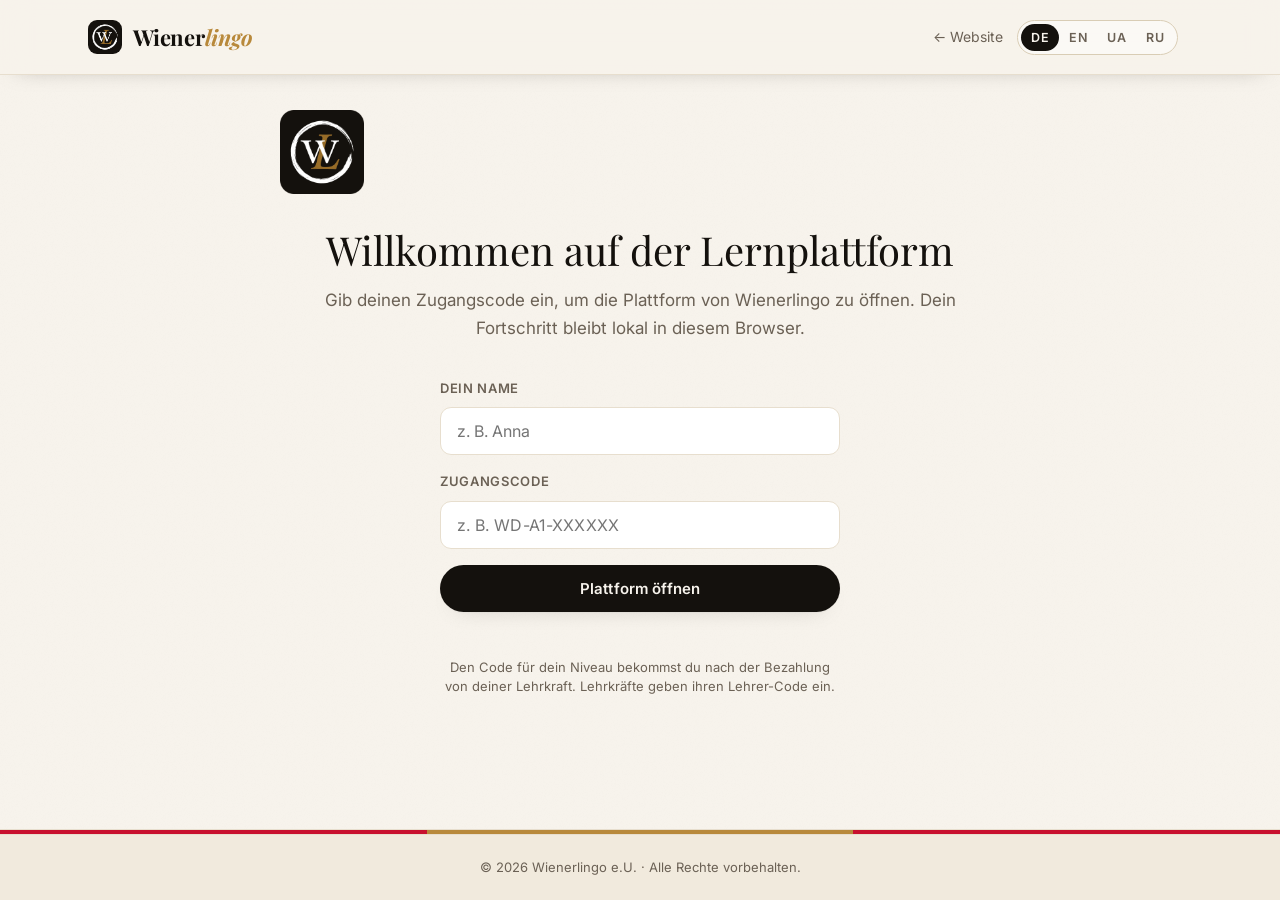
<file: platform.html>
<!DOCTYPE html>
<html lang="de">
<head>
  <meta charset="UTF-8">
  <meta name="viewport" content="width=device-width, initial-scale=1.0, viewport-fit=cover">
  <title>Lernplattform — Wienerlingo</title>
  <meta name="robots" content="noindex, nofollow">
  <link rel="preconnect" href="https://fonts.googleapis.com">
  <link rel="preconnect" href="https://fonts.gstatic.com" crossorigin>
  <link href="https://fonts.googleapis.com/css2?family=Playfair+Display:ital,wght@0,500;0,600;0,700;0,800;1,600;1,700&family=Inter:wght@400;500;600&display=swap" rel="stylesheet">
  <link rel="stylesheet" href="styles.css?v=37">
  <link rel="stylesheet" href="platform.css?v=37">
  <link rel="icon" type="image/png" href="favicon.png?v=37">
</head>
<body class="pf-wrap">

  <header class="nav scrolled nav-app" id="nav">
    <div class="nav-inner">
      <a href="index.html" class="logo" aria-label="Wienerlingo — Startseite">
        <span class="logo-mark" aria-hidden="true">
          <img src="logo.png?v=37" alt="" width="34" height="34">
        </span>
        <span class="logo-text">Wiener<em>lingo</em></span>
      </a>
      <div class="nav-actions">
        <a href="index.html" id="siteLink">← Website</a>
        <div class="lang-switch" role="group" aria-label="Sprache / Language / Мова">
          <button type="button" class="lang-btn" data-lang="de">DE</button>
          <button type="button" class="lang-btn" data-lang="en">EN</button>
          <button type="button" class="lang-btn" data-lang="uk">UA</button>
          <button type="button" class="lang-btn" data-lang="ru">RU</button>
        </div>
        <span id="userChip"></span>
      </div>
    </div>
  </header>

  <main id="app"><!-- gerendert von platform.js --></main>

  <footer class="footer">
    <div class="footer-stripe" aria-hidden="true"><i></i><i></i><i></i></div>
    <p class="footer-copy" data-i18n="foot.copy">© 2026 Wienerlingo e.U. · Alle Rechte vorbehalten.</p>
  </footer>

  <script src="i18n.js?v=37"></script>
  <script src="platform-data.js?v=37"></script>
  <script src="platform.js?v=37"></script>
</body>
</html>
</file>
<file: styles.css>
/* =====================================================================
   Wienerlingo — "Wien in Gold"
   Light editorial luxury · ivory paper + imperial gold + ink
   Playfair Display (headings) + Inter (body) · cyrillic + umlaut safe
   ===================================================================== */

:root{
  --paper:#F7F3EC;
  --paper-2:#F1EADD;
  --card:#FFFFFF;
  --ink:#14110D;
  --ink-soft:#3A332A;
  --muted:#6B6155;
  --line:#E7DECE;
  --line-2:#D9CDB5;
  --gold:#B8893B;
  --gold-deep:#946C26;
  --gold-glow:#D8B774;
  --gold-tint:#F3E9D2;
  --red:#C8102E;
  --ok:#2C7A4B;

  --maxw:1160px;
  --radius:16px;
  --radius-sm:11px;
  --radius-pill:999px;

  --font-head:"Playfair Display",Georgia,"Times New Roman",serif;
  --font-body:"Inter",system-ui,-apple-system,Segoe UI,Roboto,sans-serif;

  --shadow-sm:0 1px 2px rgba(20,17,13,.04), 0 10px 24px -16px rgba(20,17,13,.22);
  --shadow-md:0 2px 6px rgba(20,17,13,.05), 0 28px 60px -28px rgba(20,17,13,.30);
  --shadow-gold:0 18px 40px -18px rgba(184,137,59,.55);

  --ease:cubic-bezier(.4,0,.2,1);

  /* platform.css compatibility — retheme the Lernplattform to "Wien in Gold" */
  --font-display:var(--font-head);
  --amber:var(--gold);
  --amber-soft:var(--gold-tint);
  --on-amber:var(--ink);
  --bg-1:var(--paper-2);
  --bg-2:var(--card);
  --rot:var(--red);
  --lead:var(--ink-soft);
  --silver:var(--muted);
  --shadow-hard:0 12px 30px -14px rgba(184,137,59,.40);
  --shadow-hard-hover:0 16px 40px -16px rgba(184,137,59,.50);
}

*,*::before,*::after{box-sizing:border-box}
html{scroll-behavior:smooth;-webkit-text-size-adjust:100%}
@media (prefers-reduced-motion:reduce){html{scroll-behavior:auto}}

body{
  margin:0;
  font-family:var(--font-body);
  font-size:17px;
  line-height:1.65;
  color:var(--ink);
  background:var(--paper);
  -webkit-font-smoothing:antialiased;
  text-rendering:optimizeLegibility;
  overflow-x:hidden;
}

img{max-width:100%;display:block}
a{color:inherit;text-decoration:none}
button{font-family:inherit}
::selection{background:var(--gold-glow);color:var(--ink)}

/* paper grain — barely-there warmth */
body::before{
  content:"";position:fixed;inset:0;pointer-events:none;z-index:0;opacity:.5;
  background-image:url("data:image/svg+xml,%3Csvg xmlns='http://www.w3.org/2000/svg' width='120' height='120'%3E%3Cfilter id='n'%3E%3CfeTurbulence type='fractalNoise' baseFrequency='.9' numOctaves='2'/%3E%3C/filter%3E%3Crect width='100%25' height='100%25' filter='url(%23n)' opacity='.035'/%3E%3C/svg%3E");
}
body>*{position:relative;z-index:1}

/* ---------- Layout ---------- */
.container{width:100%;max-width:var(--maxw);margin:0 auto;padding:0 28px}
.container-narrow{max-width:780px}
.section{padding:clamp(64px,9vw,120px) 0}
.section-alt{background:var(--paper-2)}

.section-head{max-width:680px;margin:0 0 clamp(34px,5vw,56px)}
.section-head.center{margin-left:auto;margin-right:auto;text-align:center}
.section-label{
  display:inline-flex;align-items:center;gap:10px;
  font-size:13px;font-weight:600;letter-spacing:.18em;text-transform:uppercase;
  color:var(--gold-deep);margin:0 0 16px;
}
.section-title{
  font-family:var(--font-head);font-weight:700;
  font-size:clamp(30px,4.4vw,50px);line-height:1.08;letter-spacing:-.015em;
  margin:0;color:var(--ink);
}
.section-sub{margin:18px 0 0;font-size:clamp(16px,1.6vw,18px);color:var(--muted);max-width:620px}
.section-head.center .section-sub{margin-left:auto;margin-right:auto}

/* tricolor (red–white–red, Austria nod) */
.tricolor{display:inline-flex;gap:3px}
.tricolor i{width:18px;height:3px;border-radius:2px;background:var(--red)}
.tricolor i:nth-child(2){background:#fff;box-shadow:inset 0 0 0 1px var(--line-2)}

/* ---------- Buttons ---------- */
.btn{
  display:inline-flex;align-items:center;justify-content:center;gap:10px;
  font-size:15px;font-weight:600;line-height:1;letter-spacing:.01em;
  padding:15px 26px;border-radius:var(--radius-pill);border:1px solid transparent;
  cursor:pointer;transition:transform .25s var(--ease),background .25s var(--ease),box-shadow .25s var(--ease),color .25s var(--ease),border-color .25s var(--ease);
  white-space:nowrap;
}
.btn svg{transition:transform .25s var(--ease)}
.btn-sm{padding:11px 18px;font-size:14px}
.btn-block{display:flex;width:100%}

.btn-primary{background:var(--ink);color:var(--paper);box-shadow:var(--shadow-sm)}
.btn-primary:hover{background:#241d14;box-shadow:0 0 0 1px var(--gold) inset, var(--shadow-gold);transform:translateY(-2px)}
.btn-primary:hover svg{transform:translateX(4px)}

.btn-ghost{background:transparent;color:var(--ink);border-color:var(--line-2)}
.btn-ghost:hover{background:var(--gold-tint);border-color:var(--gold);color:var(--gold-deep);transform:translateY(-2px)}

.btn-gold{background:var(--gold);color:var(--ink);box-shadow:var(--shadow-gold)}
.btn-gold:hover{background:var(--gold-glow);transform:translateY(-2px)}

:focus-visible{outline:2px solid var(--gold);outline-offset:3px;border-radius:6px}

/* ---------- Nav ---------- */
.nav{position:fixed;top:0;left:0;right:0;z-index:50;transition:background .3s var(--ease),box-shadow .3s var(--ease),border-color .3s var(--ease);border-bottom:1px solid transparent}
.nav.scrolled{background:rgba(247,243,236,.86);backdrop-filter:saturate(140%) blur(14px);border-bottom-color:var(--line);box-shadow:0 6px 24px -18px rgba(20,17,13,.5)}
.nav-inner{display:flex;align-items:center;justify-content:space-between;gap:18px;height:74px;max-width:var(--maxw);margin:0 auto;padding:0 28px}

.logo{display:inline-flex;align-items:center;gap:11px}
.logo-mark img{width:34px;height:34px;border-radius:9px}
.logo-text{font-family:var(--font-head);font-weight:700;font-size:22px;letter-spacing:-.01em;color:var(--ink)}
.logo-text em{font-style:italic;color:var(--gold)}

.nav-links{display:flex;align-items:center;gap:30px}
.nav-links a{font-size:15px;font-weight:500;color:var(--ink-soft);position:relative;padding:6px 0;transition:color .2s var(--ease)}
.nav-links a::after{content:"";position:absolute;left:0;right:100%;bottom:0;height:1.5px;background:var(--gold);transition:right .28s var(--ease)}
.nav-links a:hover{color:var(--ink)}
.nav-links a:hover::after{right:0}
.nav-platform{color:var(--gold-deep)!important;font-weight:600}

.nav-actions{display:flex;align-items:center;gap:14px}
.lang-switch{display:inline-flex;border:1px solid var(--line-2);border-radius:var(--radius-pill);padding:3px;background:rgba(255,255,255,.5)}
.lang-btn{appearance:none;border:0;background:transparent;color:var(--muted);font-size:12.5px;font-weight:600;letter-spacing:.04em;padding:6px 10px;border-radius:var(--radius-pill);cursor:pointer;transition:.2s var(--ease)}
.lang-btn:hover{color:var(--ink)}
.lang-btn.active{background:var(--ink);color:var(--paper)}

.burger{display:none;flex-direction:column;justify-content:center;gap:5px;width:44px;height:44px;border:1px solid var(--line-2);border-radius:12px;background:rgba(255,255,255,.6);cursor:pointer}
.burger span{display:block;width:20px;height:2px;margin:0 auto;background:var(--ink);border-radius:2px;transition:.28s var(--ease)}
.burger[aria-expanded="true"] span:nth-child(1){transform:translateY(7px) rotate(45deg)}
.burger[aria-expanded="true"] span:nth-child(2){opacity:0}
.burger[aria-expanded="true"] span:nth-child(3){transform:translateY(-7px) rotate(-45deg)}

/* ---------- Hero ---------- */
.hero{position:relative;padding:clamp(120px,16vw,180px) 0 clamp(60px,8vw,96px);overflow:hidden}
.hero-bg{position:absolute;inset:0;pointer-events:none;z-index:0}
.hero-bg::before{content:"";position:absolute;top:-12%;right:-6%;width:46vw;height:46vw;max-width:640px;max-height:640px;border-radius:50%;
  background:radial-gradient(circle at 50% 50%, rgba(216,183,116,.35), rgba(216,183,116,0) 64%)}
.hero-bg .shape{position:absolute;opacity:.5}
.shape-circle{top:18%;right:8%;width:230px;height:230px;border:1.5px solid var(--gold);border-radius:50%;opacity:.28}
.shape-circle-fill{top:30%;right:20%;width:14px;height:14px;background:var(--gold);border-radius:50%;opacity:.55}
.shape-triangle{bottom:14%;left:6%;width:0;height:0;border-left:34px solid transparent;border-right:34px solid transparent;border-bottom:58px solid rgba(200,16,46,.12);transform:rotate(-12deg)}
.shape-square{bottom:24%;right:32%;width:60px;height:60px;border:1.5px solid var(--line-2);transform:rotate(22deg);opacity:.6}

.hero-inner{position:relative;display:grid;grid-template-columns:1fr;gap:clamp(30px,5vw,64px);align-items:center}
.hero-copy{max-width:640px}

.hero-badge{display:inline-flex;align-items:center;gap:11px;font-size:13.5px;font-weight:600;color:var(--ink-soft);
  background:rgba(255,255,255,.7);border:1px solid var(--line-2);padding:8px 16px;border-radius:var(--radius-pill);margin-bottom:26px}

.hero-title{font-family:var(--font-head);font-weight:800;font-size:clamp(30px,5vw,62px);line-height:1.04;letter-spacing:-.02em;margin:0;color:var(--ink)}
.hero-line2{display:block;white-space:nowrap;overflow:hidden;padding-bottom:.08em}
.rotator{display:inline-block;position:relative}
.rotator-word{display:inline-block;font-style:italic;font-weight:700;color:var(--gold);transition:opacity .3s var(--ease),transform .3s var(--ease)}
.rotator-word.out{opacity:0;transform:translateY(6px)}

.hero-sub{font-size:clamp(16px,1.7vw,19px);color:var(--muted);max-width:520px;margin:24px 0 0}
.hero-cta{display:flex;flex-wrap:wrap;gap:14px;margin:34px 0 0}

.hero-stats{display:flex;flex-wrap:wrap;gap:clamp(22px,4vw,46px);margin:46px 0 0;padding:26px 0 0;border-top:1px solid var(--line)}
.hero-stats .stat{margin:0}
.stat-num{font-family:var(--font-head);font-weight:700;font-size:clamp(30px,3.6vw,42px);line-height:1;color:var(--ink);margin:0}
.stat-num span{color:var(--gold-deep)}
.hero-stats dd{margin:8px 0 0;font-size:13.5px;color:var(--muted);max-width:140px;line-height:1.4}

/* hero visual — live-lesson chat card */
.hero-visual{position:relative;display:flex;flex-direction:column;align-items:center;gap:18px}
.chat-card{width:100%;max-width:380px;background:var(--card);border:1px solid var(--line);border-radius:22px;padding:22px;box-shadow:var(--shadow-md);position:relative}
.chat-card::before{content:"";position:absolute;inset:0;border-radius:22px;border:1px solid rgba(184,137,59,.18);pointer-events:none}
.chat-head{display:flex;align-items:center;gap:9px;font-size:13px;font-weight:600;color:var(--muted);padding-bottom:16px;margin-bottom:6px;border-bottom:1px solid var(--line)}
.chat-dot{width:9px;height:9px;border-radius:50%;background:var(--ok);box-shadow:0 0 0 4px rgba(44,122,75,.16)}
.chat-msg{margin:14px 0}
.chat-msg strong{display:block;font-size:12px;font-weight:600;letter-spacing:.02em;color:var(--gold-deep);margin-bottom:5px}
.chat-msg p{margin:0;padding:11px 15px;border-radius:14px;font-size:14.5px;line-height:1.5}
.chat-t p{background:var(--paper-2);border-bottom-left-radius:5px}
.chat-s p{background:var(--ink);color:var(--paper);border-bottom-right-radius:5px}
.chat-s strong{text-align:right;color:var(--gold)}
.chat-note{display:flex;align-items:center;gap:8px;margin-top:16px;padding-top:14px;border-top:1px dashed var(--line-2);font-size:13px;font-weight:500;color:var(--ok)}
.exam-chip{display:inline-flex;align-items:center;gap:8px;font-size:13px;font-weight:600;letter-spacing:.14em;color:var(--ink);background:var(--gold-tint);border:1px solid var(--gold);padding:9px 18px;border-radius:var(--radius-pill)}

/* ---------- Marquee ---------- */
.marquee{overflow:hidden;border-top:1px solid var(--line);border-bottom:1px solid var(--line);background:var(--card);padding:16px 0;-webkit-mask-image:linear-gradient(90deg,transparent,#000 8%,#000 92%,transparent);mask-image:linear-gradient(90deg,transparent,#000 8%,#000 92%,transparent)}
.marquee-track{display:inline-flex;gap:46px;white-space:nowrap;animation:marquee 34s linear infinite;will-change:transform}
.marquee:hover .marquee-track{animation-play-state:paused}
.marquee-track span{font-family:var(--font-head);font-size:20px;font-weight:600;color:var(--ink);display:inline-flex;align-items:baseline;gap:10px}
.marquee-track span i{font-family:var(--font-body);font-style:normal;font-size:14px;font-weight:500;color:var(--muted)}
.marquee-track span i::before{content:"→ ";color:var(--gold)}
@keyframes marquee{to{transform:translateX(-50%)}}
@media (prefers-reduced-motion:reduce){.marquee-track{animation:none}}

/* ---------- Levels (accordion) ---------- */
.levels{border-top:1px solid var(--line)}
.level{border-bottom:1px solid var(--line)}
.level-head{display:grid;grid-template-columns:auto 1fr auto auto;align-items:center;gap:20px;width:100%;
  background:transparent;border:0;cursor:pointer;text-align:left;padding:26px 6px;transition:padding-left .3s var(--ease)}
.level-head:hover{padding-left:16px}
.level-num{font-family:var(--font-head);font-weight:700;font-size:clamp(24px,3vw,34px);color:var(--gold);min-width:52px}
.level-name{font-family:var(--font-head);font-weight:600;font-size:clamp(19px,2.2vw,26px);color:var(--ink)}
.level-meta{font-size:14px;color:var(--muted);justify-self:end;text-align:right}
.level-chevron{width:13px;height:13px;border-right:2px solid var(--ink-soft);border-bottom:2px solid var(--ink-soft);transform:rotate(45deg);transition:transform .3s var(--ease);margin-right:6px}
.level-head[aria-expanded="true"] .level-chevron{transform:rotate(-135deg);border-color:var(--gold)}
.level-head[aria-expanded="true"] .level-num{color:var(--gold-deep)}
.level-body{max-height:0;overflow:hidden;transition:max-height .45s var(--ease)}
.level-body p{margin:0 0 16px;max-width:680px;color:var(--ink-soft);padding-left:72px}
.level-skills{list-style:none;display:flex;flex-wrap:wrap;gap:10px;margin:0 0 28px;padding:0 0 0 72px}
.level-skills li{font-size:13px;font-weight:500;color:var(--gold-deep);background:var(--gold-tint);border:1px solid var(--gold);border-radius:var(--radius-pill);padding:6px 14px}

/* ---------- How it works ---------- */
.steps{display:grid;grid-template-columns:repeat(3,1fr);gap:clamp(20px,3vw,34px);--stg:.5s}
.step{position:relative;padding:6px 0;max-width:360px}
.step-top{display:flex;align-items:flex-start;gap:20px}
.step-num-wrap{position:relative;overflow:hidden;display:inline-block;vertical-align:top}
.step-num{position:relative;display:inline-block;font-family:var(--font-head);font-weight:500;font-size:clamp(50px,6vw,74px);line-height:1;color:var(--gold);letter-spacing:1px}
.step-shine{position:absolute;inset:0;pointer-events:none;background:linear-gradient(105deg,transparent 40%,rgba(255,251,240,.6) 50%,transparent 60%);transform:translateX(-160%)}
.step-line{flex:1;height:1.5px;margin-top:clamp(16px,2vw,26px);transform-origin:left center;background:linear-gradient(90deg,var(--gold) 0%,var(--gold) 66%,rgba(184,137,59,0) 100%)}
.step-head-wrap{overflow:hidden;padding-bottom:4px;margin-top:clamp(18px,2.2vw,28px)}
.step-head-wrap h3{font-family:var(--font-head);font-weight:600;font-size:clamp(21px,2.2vw,26px);margin:0;color:var(--ink);line-height:1.18}
.step-body{margin:12px 0 0;color:var(--muted);font-size:15.5px;max-width:32ch;line-height:1.6}
/* hidden state = instant (no transition), so nothing fades OUT on load */
.steps.anim .step-num{opacity:0;transform:translateY(118%)}
.steps.anim .step-head-wrap h3{opacity:0;transform:translateY(112%)}
.steps.anim .step-body{opacity:0;transform:translateY(18px)}
.steps.anim .step-line{transform:scaleX(0)}
/* transition only on reveal (.play) */
.steps.anim.play .step-num{opacity:1;transform:none;transition:transform .8s cubic-bezier(.16,1,.3,1) calc(var(--i)*var(--stg) + .1s),opacity .8s cubic-bezier(.16,1,.3,1) calc(var(--i)*var(--stg) + .1s)}
.steps.anim.play .step-head-wrap h3{opacity:1;transform:none;transition:transform .78s cubic-bezier(.16,1,.3,1) calc(var(--i)*var(--stg) + .24s),opacity .78s cubic-bezier(.16,1,.3,1) calc(var(--i)*var(--stg) + .24s)}
.steps.anim.play .step-body{opacity:1;transform:none;transition:transform .7s cubic-bezier(.16,1,.3,1) calc(var(--i)*var(--stg) + .38s),opacity .7s cubic-bezier(.16,1,.3,1) calc(var(--i)*var(--stg) + .38s)}
.steps.anim.play .step-line{transform:scaleX(1);transition:transform .8s cubic-bezier(.16,1,.3,1) calc(var(--i)*var(--stg))}
.steps.anim.play .step-shine{animation:stepShine 1.05s cubic-bezier(.4,0,.2,1) forwards;animation-delay:calc(var(--i)*var(--stg) + .55s)}
@keyframes stepShine{to{transform:translateX(160%)}}

/* ---------- Why / bento ---------- */
.bento{display:grid;grid-template-columns:repeat(3,1fr);gap:clamp(16px,2vw,22px)}
.card{background:var(--card);border:1px solid var(--line);border-radius:var(--radius);padding:30px;transition:transform .3s var(--ease),box-shadow .3s var(--ease),border-color .3s var(--ease)}
.card:hover{transform:translateY(-5px);box-shadow:var(--shadow-md);border-color:var(--gold)}
.card-icon{display:inline-flex;align-items:center;justify-content:center;width:54px;height:54px;border-radius:14px;background:var(--gold-tint);color:var(--gold-deep);border:1px solid var(--gold);margin-bottom:20px}
.card h3{font-family:var(--font-head);font-weight:600;font-size:21px;margin:0 0 10px;color:var(--ink)}
.card p{margin:0;color:var(--muted);font-size:15.5px}
/* Why-cards reveal ("Переваги"): rise + icon scale-in + icon line-draw, staggered on scroll.
   Hidden state is instant (no transition) — transitions live only on .play, so nothing fades out on load. */
.bento.cards-anim{--cstg:.11s}
.bento.cards-anim .card{opacity:0;transform:translateY(30px)}
.bento.cards-anim .card-icon{transform:scale(.62)}
.bento.cards-anim .card-icon svg>*{stroke-dasharray:1;stroke-dashoffset:1}
.bento.cards-anim.play .card{opacity:1;transform:none;transition:transform .72s cubic-bezier(.16,1,.3,1) calc(var(--i)*var(--cstg)),opacity .72s cubic-bezier(.16,1,.3,1) calc(var(--i)*var(--cstg))}
.bento.cards-anim.play .card-icon{transform:none;transition:transform .64s cubic-bezier(.34,1.56,.64,1) calc(var(--i)*var(--cstg) + .13s)}
.bento.cards-anim.play .card-icon svg>*{stroke-dashoffset:0;transition:stroke-dashoffset .56s cubic-bezier(.6,0,.35,1) calc(var(--i)*var(--cstg) + .25s)}

/* ---------- Teachers ---------- */
.teachers{display:grid;gap:clamp(18px,3vw,28px)}
.teachers-2{grid-template-columns:repeat(2,1fr)}
.teacher{background:var(--card);border:1px solid var(--line);border-radius:var(--radius);padding:34px;transition:transform .3s var(--ease),box-shadow .3s var(--ease),border-color .3s var(--ease)}
.teacher:hover{transform:translateY(-4px);box-shadow:var(--shadow-md);border-color:var(--gold)}
.avatar{display:inline-flex;align-items:center;justify-content:center;width:72px;height:72px;font-family:var(--font-head);font-weight:700;font-size:24px;color:var(--gold-deep);background:var(--gold-tint);border:1.5px solid var(--gold);margin-bottom:20px}
.avatar-circle{border-radius:50%}
.avatar-triangle{border-radius:18px}
.teacher h3{font-family:var(--font-head);font-weight:600;font-size:24px;margin:0 0 6px;color:var(--ink)}
.teacher-role{font-size:13px;font-weight:600;letter-spacing:.06em;text-transform:uppercase;color:var(--gold-deep);margin:0 0 14px}
.teacher p{margin:0;color:var(--muted);font-size:15.5px}

/* ---------- Pricing ---------- */
.pricing{display:grid;grid-template-columns:repeat(3,1fr);gap:clamp(16px,2vw,24px);align-items:start}
.price-card{position:relative;background:var(--card);border:1px solid var(--line);border-radius:var(--radius);padding:32px 28px;transition:transform .3s var(--ease),box-shadow .3s var(--ease)}
.price-card:hover{transform:translateY(-5px);box-shadow:var(--shadow-md)}
.price-featured{border:1.5px solid var(--gold);box-shadow:var(--shadow-gold)}
.price-featured::before{content:"";position:absolute;inset:0;border-radius:var(--radius);box-shadow:0 0 0 1px var(--gold) inset;pointer-events:none}
.price-badge{display:inline-block;font-size:12px;font-weight:600;letter-spacing:.08em;text-transform:uppercase;color:var(--ink);background:var(--gold);padding:6px 14px;border-radius:var(--radius-pill);margin:0 0 16px}
.price-card h3{font-family:var(--font-head);font-weight:600;font-size:24px;margin:0 0 4px;color:var(--ink)}
.price{display:flex;align-items:baseline;gap:6px;margin:14px 0 4px;font-family:var(--font-head)}
.price span{font-weight:700;font-size:46px;line-height:1;color:var(--ink)}
.price em{font-style:normal;font-family:var(--font-body);font-size:15px;color:var(--muted)}
.price-note{font-size:14px;color:var(--muted);margin:0 0 22px}
.price-list{list-style:none;margin:0 0 26px;padding:0;border-top:1px solid var(--line);padding-top:20px}
.price-list li{position:relative;padding:8px 0 8px 30px;font-size:15px;color:var(--ink-soft)}
.price-list li::before{content:"";position:absolute;left:0;top:13px;width:16px;height:9px;border-left:2px solid var(--gold);border-bottom:2px solid var(--gold);transform:rotate(-45deg)}

/* ---------- Reviews ---------- */
.reviews{display:grid;grid-template-columns:repeat(3,1fr);gap:clamp(16px,2vw,24px)}
.review{position:relative;background:var(--card);border:1px solid var(--line);border-radius:var(--radius);padding:34px 30px 28px;margin:0;transition:transform .3s var(--ease),box-shadow .3s var(--ease),border-color .3s var(--ease)}
.review:hover{transform:translateY(-4px);box-shadow:var(--shadow-md);border-color:var(--gold)}
.review::before{content:"\201C";position:absolute;top:8px;left:24px;font-family:var(--font-head);font-size:74px;line-height:1;color:var(--gold);opacity:.32}
.review blockquote{margin:0 0 22px;font-size:16px;line-height:1.6;color:var(--ink);position:relative;padding-top:18px}
.review figcaption{display:flex;flex-direction:column;gap:3px;border-top:1px solid var(--line);padding-top:16px}
.review figcaption strong{font-family:var(--font-head);font-weight:600;font-size:17px}
.review figcaption span{font-size:13px;color:var(--gold-deep);font-weight:500}

/* ---------- FAQ ---------- */
.faq{border-top:1px solid var(--line)}
.faq-item{border-bottom:1px solid var(--line)}
.faq-q{display:flex;align-items:center;justify-content:space-between;gap:18px;width:100%;background:transparent;border:0;cursor:pointer;text-align:left;
  padding:24px 4px;font-family:var(--font-head);font-weight:600;font-size:clamp(17px,2vw,20px);color:var(--ink);transition:color .2s var(--ease)}
.faq-q:hover{color:var(--gold-deep)}
.faq-q .level-chevron{flex:none}
.faq-a{max-height:0;overflow:hidden;transition:max-height .45s var(--ease)}
.faq-a p{margin:0;padding:0 4px 26px;color:var(--ink-soft);font-size:16px;max-width:680px}

/* ---------- CTA (dark finale) ---------- */
.section-cta{padding-bottom:clamp(72px,10vw,130px)}
.cta-box{background:var(--ink);color:var(--paper);border-radius:26px;padding:clamp(34px,5vw,60px);text-align:center;position:relative;overflow:hidden;box-shadow:var(--shadow-md)}
.cta-box::before{content:"";position:absolute;top:-40%;right:-10%;width:420px;height:420px;border-radius:50%;
  background:radial-gradient(circle,rgba(216,183,116,.22),transparent 65%);pointer-events:none}
.cta-box .section-title{color:var(--paper)}
.cta-box .section-sub{color:rgba(247,243,236,.72);margin-left:auto;margin-right:auto}
.cta-form{max-width:560px;margin:34px auto 0;text-align:left}
.form-row{display:grid;grid-template-columns:1fr 1fr;gap:16px}
.form-field{margin-bottom:16px}
.form-field label{display:block;font-size:13.5px;font-weight:500;color:rgba(247,243,236,.66);margin-bottom:8px}
.form-field input,.form-field select{
  width:100%;font-family:inherit;font-size:15.5px;color:var(--paper);
  background:rgba(255,255,255,.06);border:1px solid rgba(247,243,236,.18);border-radius:12px;padding:14px 16px;transition:.2s var(--ease)}
.form-field input::placeholder{color:rgba(247,243,236,.4)}
.form-field input:focus,.form-field select:focus{outline:none;border-color:var(--gold);background:rgba(255,255,255,.1);box-shadow:0 0 0 3px rgba(184,137,59,.25)}
.form-field input.invalid{border-color:var(--red);box-shadow:0 0 0 3px rgba(200,16,46,.22)}
.form-field select{appearance:none;cursor:pointer;
  background-image:url("data:image/svg+xml,%3Csvg xmlns='http://www.w3.org/2000/svg' width='14' height='14' fill='none' stroke='%23D8B774' stroke-width='2'%3E%3Cpath d='m3 5 4 4 4-4'/%3E%3C/svg%3E");background-repeat:no-repeat;background-position:right 16px center}
.form-field select option{color:var(--ink)}
.consent{display:flex;align-items:flex-start;gap:11px;font-size:13.5px;color:rgba(247,243,236,.66);margin:6px 0 22px;cursor:pointer}
.consent input{margin-top:3px;width:17px;height:17px;accent-color:var(--gold);flex:none}
.consent a{color:var(--gold-glow);text-decoration:underline;text-underline-offset:2px}
.cta-form .btn-primary{background:var(--gold);color:var(--ink)}
.cta-form .btn-primary:hover{background:var(--gold-glow);box-shadow:var(--shadow-gold)}
.form-status{margin:16px 0 0;font-size:14px;min-height:20px;text-align:center}
.form-status.err{color:#ff9a9a}
.form-status.ok{color:var(--gold-glow)}
.cta-form[hidden]{display:none}
/* ---------- Success (Galochka) after Anfrage ---------- */
.cta-success{display:flex;flex-direction:column;align-items:center;text-align:center;gap:8px;max-width:560px;margin:28px auto 0}
.cta-success[hidden]{display:none}
.check-stage{position:relative;width:118px;height:118px;display:flex;align-items:center;justify-content:center;margin-bottom:6px}
.check-ring{position:absolute;width:104px;height:104px;border-radius:50%;border:2px solid #2fbf71;opacity:0}
.cta-success.show .check-ring{animation:ckRing 1.4s ease-out .9s both}
.check-svg{transform:scale(.7);opacity:0}
.cta-success.show .check-svg{animation:ckPop .6s cubic-bezier(.34,1.56,.64,1) both}
.check-circle{stroke-dasharray:553;stroke-dashoffset:553}
.cta-success.show .check-circle{animation:ckCircle .9s cubic-bezier(.65,0,.35,1) .15s forwards}
.check-tick{stroke-dasharray:120;stroke-dashoffset:120}
.cta-success.show .check-tick{animation:ckTick .45s cubic-bezier(.65,0,.35,1) .85s forwards}
.cta-success-title{font-family:var(--font-head);font-weight:700;font-size:clamp(24px,3vw,30px);color:var(--paper);margin:0;opacity:0}
.cta-success.show .cta-success-title{animation:ckFadeUp .5s ease-out 1.15s both}
.cta-success-msg{color:rgba(247,243,236,.72);font-size:15.5px;max-width:42ch;margin:0;line-height:1.55;opacity:0}
.cta-success.show .cta-success-msg{animation:ckFadeUp .5s ease-out 1.3s both}
.cta-again{margin-top:10px;background:transparent;border:1px solid rgba(247,243,236,.3);color:var(--paper);font-family:var(--font-body);font-size:14px;padding:10px 22px;border-radius:999px;cursor:pointer;transition:border-color .2s,background .2s;opacity:0}
.cta-again:hover{border-color:#2fbf71;color:#2fbf71}
.cta-success.show .cta-again{animation:ckFadeUp .5s ease-out 1.45s both}
@keyframes ckCircle{to{stroke-dashoffset:0}}
@keyframes ckTick{to{stroke-dashoffset:0}}
@keyframes ckPop{0%{transform:scale(.7);opacity:0}60%{transform:scale(1.06);opacity:1}100%{transform:scale(1);opacity:1}}
@keyframes ckFadeUp{0%{opacity:0;transform:translateY(8px)}100%{opacity:1;transform:translateY(0)}}
@keyframes ckRing{0%{transform:scale(.9);opacity:.5}100%{transform:scale(1.6);opacity:0}}
@media (prefers-reduced-motion:reduce){
  .cta-success.show .check-svg,.cta-success.show .cta-success-title,.cta-success.show .cta-success-msg,.cta-success.show .cta-again{opacity:1;animation:none;transform:none}
  .cta-success.show .check-circle,.cta-success.show .check-tick{stroke-dashoffset:0;animation:none}
  .cta-success.show .check-ring{display:none}
}

/* ---------- Footer ---------- */
.footer{background:var(--paper-2);border-top:1px solid var(--line)}
.footer-stripe{display:flex;height:4px}
.footer-stripe i{flex:1}
.footer-stripe i:nth-child(1),.footer-stripe i:nth-child(3){background:var(--red)}
.footer-stripe i:nth-child(2){background:var(--gold)}
.footer-inner{display:grid;grid-template-columns:1.6fr 1fr 1fr 1.2fr;gap:34px;padding:clamp(48px,6vw,72px) 28px clamp(30px,4vw,44px)}
.footer-brand .footer-logo{width:54px;height:54px;border-radius:13px;margin-bottom:12px}
.footer-brand .logo-text{display:block;margin-bottom:12px}
.footer-brand p{margin:0;font-size:14px;color:var(--muted);line-height:1.6}
.footer-nav{display:flex;flex-direction:column;gap:12px}
.footer-nav a{font-size:14.5px;color:var(--ink-soft);transition:color .2s var(--ease)}
.footer-nav a:hover{color:var(--gold-deep)}
.footer-contacts{display:flex;flex-direction:column;gap:12px}
.footer-contacts a{font-size:14.5px;color:var(--ink-soft);transition:color .2s var(--ease)}
.footer-contacts a:hover{color:var(--gold-deep)}
.footer-copy{margin:0;padding:22px 28px;border-top:1px solid var(--line);font-size:13px;color:var(--muted);text-align:center}

/* ---------- Legal pages ---------- */
.legal-main{max-width:780px;margin:0 auto;padding:clamp(110px,14vw,150px) 28px clamp(60px,8vw,90px)}
.legal-back{display:inline-flex;align-items:center;gap:6px;font-size:14px;font-weight:500;color:var(--gold-deep);margin-bottom:28px}
.legal-back:hover{color:var(--gold)}
.legal-main h1{font-family:var(--font-head);font-weight:700;font-size:clamp(30px,5vw,46px);line-height:1.1;margin:0 0 28px;color:var(--ink)}
.legal-main h2{font-family:var(--font-head);font-weight:600;font-size:clamp(20px,2.5vw,26px);margin:40px 0 12px;color:var(--ink)}
.legal-main h3{font-size:17px;font-weight:600;margin:24px 0 8px;color:var(--ink)}
.legal-main p,.legal-main li{color:var(--ink-soft);font-size:16px;line-height:1.7}
.legal-main a{color:var(--gold-deep);text-decoration:underline;text-underline-offset:2px}
.legal-note{background:var(--card);border:1px solid var(--line);border-left:3px solid var(--gold);border-radius:0 var(--radius-sm) var(--radius-sm) 0;padding:16px 20px;margin:20px 0;font-size:14.5px;color:var(--muted)}

/* ---------- Reveal ---------- */
.reveal{opacity:0;transform:translateY(26px);transition:opacity .7s var(--ease),transform .7s var(--ease)}
.reveal.visible{opacity:1;transform:none}
@media (prefers-reduced-motion:reduce){.reveal{opacity:1;transform:none;transition:none}}

/* ---------- Responsive ---------- */
@media (max-width:980px){
  .hero-inner{grid-template-columns:1fr;gap:44px}
  .hero-visual{order:-1;align-items:flex-start}
  .bento,.pricing,.reviews{grid-template-columns:repeat(2,1fr)}
  .steps{grid-template-columns:1fr;gap:30px}
  .step{max-width:none}
  .step-line{display:none}
  .step:not(:last-child)::after{display:none}
  .footer-inner{grid-template-columns:1fr 1fr}
  .price-featured{order:-1}
}
@media (max-width:920px){
  .nav-links{position:fixed;inset:74px 0 auto;flex-direction:column;align-items:flex-start;gap:0;
    background:var(--paper);border-bottom:1px solid var(--line);padding:8px 28px 22px;
    transform:translateY(-12px);opacity:0;pointer-events:none;transition:.28s var(--ease);box-shadow:var(--shadow-md)}
  .nav-links.open{transform:none;opacity:1;pointer-events:auto}
  .nav-links a{width:100%;padding:14px 0;border-bottom:1px solid var(--line);font-size:16px}
  .nav-links a::after{display:none}
  .burger{display:flex}
  .nav-actions .btn-primary{display:none}
  .level-head{grid-template-columns:auto 1fr auto;gap:14px}
  .level-meta{display:none}
  .level-body p,.level-skills{padding-left:0}
}
@media (max-width:560px){
  body{font-size:16px}
  .container{padding:0 20px}
  .nav-inner{padding:0 20px;height:66px}
  .nav-links{inset:66px 0 auto}
  .lang-btn{padding:6px 8px}
  .bento,.pricing,.reviews,.teachers-2{grid-template-columns:1fr}
  .form-row{grid-template-columns:1fr}
  .footer-inner{grid-template-columns:1fr;gap:26px}
  .hero-stats{gap:20px}
  input,select,textarea{font-size:16px!important}
}

/* ===================== Richer background + livelier sections ===================== */

/* Hero — warm Vienna photo backdrop + slow living glow */
.hero-photo{position:absolute;inset:0;background-size:cover;background-position:center right;opacity:.42;
  -webkit-mask-image:linear-gradient(90deg,transparent 0,transparent 20%,#000 72%);mask-image:linear-gradient(90deg,transparent 0,transparent 20%,#000 72%)}
.hero-photo::after{content:"";position:absolute;inset:0;background:linear-gradient(180deg,rgba(247,243,236,.45),rgba(247,243,236,0) 32%,rgba(247,243,236,.6) 100%)}
.hero-bg::after{content:"";position:absolute;top:-20%;left:-12%;width:60vw;height:60vw;max-width:760px;max-height:760px;border-radius:50%;
  background:radial-gradient(circle,rgba(184,137,59,.16),transparent 60%);animation:heroGlow 16s var(--ease) infinite alternate}
@keyframes heroGlow{from{transform:translate(0,0) scale(1)}to{transform:translate(9%,6%) scale(1.16)}}

/* chat card gentle float */
@keyframes floaty{from{transform:translateY(0)}to{transform:translateY(-12px)}}
.chat-card{animation:floaty 5.5s var(--ease) infinite alternate}

/* animated gold rule drawn under each section title on reveal */
.section-title{position:relative;padding-bottom:.32em}
.section-title::after{content:"";position:absolute;left:0;bottom:0;width:0;height:3px;border-radius:2px;
  background:linear-gradient(90deg,var(--gold),var(--gold-glow));transition:width .9s var(--ease) .15s}
.cta-box .section-title::after{left:50%;transform:translateX(-50%)}
.reveal.visible .section-title::after{width:64px}

/* staggered reveal for card grids */
.bento .reveal:nth-child(2),.reviews .reveal:nth-child(2),.pricing .reveal:nth-child(2),.teachers-2 .reveal:nth-child(2){transition-delay:.1s}
.bento .reveal:nth-child(3),.reviews .reveal:nth-child(3),.pricing .reveal:nth-child(3){transition-delay:.2s}
.bento .reveal:nth-child(4){transition-delay:.3s}
.bento .reveal:nth-child(5){transition-delay:.4s}
.bento .reveal:nth-child(6){transition-delay:.5s}

/* card top gold accent that draws in on hover */
.card,.teacher{position:relative;overflow:hidden}
.card::after,.teacher::after{content:"";position:absolute;left:0;top:0;height:3px;width:100%;
  background:linear-gradient(90deg,var(--gold),var(--gold-glow));transform:scaleX(0);transform-origin:left;transition:transform .4s var(--ease)}
.card:hover::after,.teacher:hover::after{transform:scaleX(1)}

@media (prefers-reduced-motion:reduce){
  .hero-bg::after,.chat-card{animation:none}
  .section-title::after{transition:none}
}

/* ===================== Mobile polish ===================== */
@media (max-width:560px){
  .hero{padding-top:clamp(100px,26vw,128px)}
  .hero-photo{opacity:.22}
  .hero-photo::after{background:linear-gradient(180deg,rgba(247,243,236,.55),rgba(247,243,236,.12) 38%,rgba(247,243,236,.92) 100%)}
  body::before{opacity:.5}
  .hero-badge{margin-bottom:20px}
  .hero-cta{gap:10px}
  .hero-cta .btn{width:100%;justify-content:center}
  .hero-stats{gap:18px 26px}
  .shape-circle,.shape-square{display:none}
  .section-head{margin-bottom:30px}
  .price-card,.card,.teacher,.review{padding:24px 22px}
}

/* ===================== Per-section thematic Vienna backdrops ===================== */
#levels{background:linear-gradient(rgba(247,243,236,.90),rgba(247,243,236,.94)),url("bg-street.webp?v=29") center/cover no-repeat}
#why{background:linear-gradient(rgba(247,243,236,.91),rgba(247,243,236,.95)),url("bg-cafe.webp?v=29") center/cover no-repeat}
#pricing{background:linear-gradient(rgba(247,243,236,.90),rgba(247,243,236,.94)),url("bg-rooftops.webp?v=29") center/cover no-repeat}
.cta-box{background:linear-gradient(rgba(20,17,13,.86),rgba(20,17,13,.92)),url("bg-night.webp?v=29") center/cover no-repeat}
</file>
<file: platform.css>
/* ============================================================
   Wienerlingo — Lernplattform · Styles (erbt Tokens aus styles.css)
   ============================================================ */

.pf-wrap { min-height: 100dvh; display: flex; flex-direction: column; }
#app { flex: 1; width: 100%; max-width: 920px; margin: 0 auto; padding: 110px 24px 96px; }

.pf-h1 {
  font-family: var(--font-display);
  font-weight: 300;
  font-size: clamp(1.7rem, 3.6vw, 2.5rem);
  line-height: 1.16;
  margin-bottom: 12px;
}
.pf-h2 {
  font-family: var(--font-display);
  font-weight: 400;
  font-size: 20px;
  margin: 44px 0 16px;
}
.pf-sub { color: var(--muted); font-size: 17px; max-width: 60ch; }

/* ---------- Header chip ---------- */
#userChip { display: inline-flex; align-items: center; gap: 14px; }
.chip-role {
  font-size: 13px; font-weight: 600; letter-spacing: 0.04em;
  color: var(--amber); background: var(--amber-soft);
  border-radius: 100px; padding: 6px 14px;
}
.chip-logout {
  background: none; border: 1px solid var(--line); color: var(--muted);
  font-family: var(--font-body); font-size: 13px; font-weight: 500;
  border-radius: 100px; padding: 6px 14px; cursor: pointer; white-space: nowrap;
  transition: color 0.2s ease, border-color 0.2s ease;
}
.chip-logout:hover { color: var(--ink); border-color: var(--amber); }
#siteLink { color: var(--muted); text-decoration: none; font-size: 14px; transition: color 0.2s ease; }
#siteLink:hover { color: var(--amber); }

/* ---------- LOGIN ---------- */
.pf-login { max-width: 720px; margin: 0 auto; text-align: center; }
.pf-badge {
  display: inline-flex; align-items: center;
  font-size: 13px; font-weight: 500; letter-spacing: 0.05em; color: var(--muted);
  border: 1px solid var(--line); border-radius: 100px; padding: 8px 18px; margin-bottom: 28px;
  background: var(--bg-1);
}
.pf-login .pf-sub { margin: 0 auto 36px; }
.pf-namefield { max-width: 360px; margin: 0 auto 28px; text-align: left; }
.pf-namefield label {
  display: block; font-size: 13px; font-weight: 600; letter-spacing: 0.05em;
  text-transform: uppercase; color: var(--muted); margin-bottom: 8px;
}
.pf-namefield input {
  width: 100%; background: var(--bg-2); border: 1px solid var(--line);
  border-radius: var(--radius-sm); color: var(--ink);
  font-family: var(--font-body); font-size: 16px; padding: 13px 16px;
  transition: border-color 0.2s ease;
}
.pf-namefield input:focus { border-color: var(--amber); outline: none; }

.pf-roles { display: grid; grid-template-columns: 1fr 1fr; gap: 18px; }
.pf-rolecard {
  display: flex; flex-direction: column; align-items: center; text-align: center; gap: 8px;
  background: var(--bg-2); border: 1px solid var(--line); border-radius: var(--radius);
  padding: 36px 24px; cursor: pointer;
  transition: transform 0.2s ease, border-color 0.2s ease, background 0.2s ease;
  font-family: var(--font-body);
}
.pf-rolecard:hover { transform: translateY(-4px); border-color: var(--amber); }
.pf-roleicon {
  display: inline-flex; color: var(--amber); background: var(--amber-soft);
  border-radius: 14px; padding: 14px; margin-bottom: 6px;
}
.pf-roletitle { font-family: var(--font-display); font-weight: 400; font-size: 18px; color: var(--ink); }
.pf-roledesc { color: var(--muted); font-size: 14px; }

/* ---------- LOGIN: Code-Formular ---------- */
.pf-loginicon { margin: 0 auto 22px; }
.pf-loginlogo { display: block; margin: 0 auto 22px; }
.pf-loginlogo img { display: block; width: 84px; height: 84px; object-fit: contain; }
.pf-codeform { max-width: 400px; margin: 32px auto 0; text-align: left; }
.pf-field { margin-bottom: 16px; }
.pf-field label {
  display: block; font-size: 13px; font-weight: 600; letter-spacing: 0.05em;
  text-transform: uppercase; color: var(--muted); margin-bottom: 8px;
}
.pf-field input {
  width: 100%; background: var(--bg-2); border: 1px solid var(--line);
  border-radius: var(--radius-sm); color: var(--ink);
  font-family: var(--font-body); font-size: 16px; padding: 13px 16px;
  transition: border-color 0.2s ease;
}
.pf-field input:focus { border-color: var(--amber); outline: none; }
.pf-field input.bad { border-color: var(--rot); }
#pfCode, #redeemInput { letter-spacing: 0.08em; text-transform: uppercase; }
#pfCode::placeholder, #redeemInput::placeholder { letter-spacing: 0.02em; text-transform: none; }
.pf-codeform .btn { margin-top: 6px; }
.pf-codeerr { color: #e0795a; font-size: 14px; min-height: 20px; margin-top: 12px; text-align: center; }
.pf-codehint { color: var(--muted); font-size: 13px; margin-top: 14px; text-align: center; line-height: 1.5; }

/* ---------- REDEEM (Dashboard) ---------- */
.pf-redeem { margin-bottom: 36px; }
.pf-redeem-toggle {
  background: none; border: 1px dashed var(--line); color: var(--muted);
  font-family: var(--font-body); font-size: 14px; font-weight: 500;
  border-radius: 100px; padding: 9px 18px; cursor: pointer;
  transition: color 0.2s ease, border-color 0.2s ease;
}
.pf-redeem-toggle:hover { color: var(--amber); border-color: var(--amber); }
.pf-redeem-form { display: flex; gap: 10px; margin-top: 14px; max-width: 460px; flex-wrap: wrap; }
.pf-redeem-form input {
  flex: 1; min-width: 200px; background: var(--bg-2); border: 1px solid var(--line);
  border-radius: var(--radius-sm); color: var(--ink); font-family: var(--font-body);
  font-size: 15px; padding: 11px 15px; transition: border-color 0.2s ease;
}
.pf-redeem-form input:focus { border-color: var(--amber); outline: none; }
.pf-redeem-form .btn { padding: 11px 22px; }
.pf-redeem-msg { font-size: 14px; margin-top: 10px; min-height: 18px; }
.pf-redeem-msg.ok { color: var(--amber); }
.pf-redeem-msg.err { color: #e0795a; }

/* ---------- LOCKED LEVEL ---------- */
.pf-level.is-locked { opacity: 0.9; }
.pf-lockhead {
  display: grid; grid-template-columns: 62px 1fr auto auto; align-items: center; gap: 16px;
  padding: 20px 22px; color: var(--muted);
}
.pf-lockhead .pf-lvcode { color: transparent; -webkit-text-stroke: 1.4px var(--lead); }
.pf-lockhead .pf-lvtitle { color: var(--silver); }
.tag-locked {
  display: inline-flex; align-items: center; font-size: 11px; font-weight: 600;
  letter-spacing: 0.05em; text-transform: uppercase; color: var(--muted);
  border: 1px solid var(--line); border-radius: 100px; padding: 5px 11px; white-space: nowrap;
}
.pf-lockhint { color: var(--muted); font-size: 13px; white-space: nowrap; }

/* ---------- DASHBOARD ---------- */
.pf-dashtop { display: flex; align-items: center; justify-content: space-between; gap: 24px; margin-bottom: 8px; }
.pf-progressnote { color: var(--muted); font-size: 14px; margin-bottom: 40px; }

.pf-ring { position: relative; flex: none; width: 80px; height: 80px; display: grid; place-items: center; }
.pf-ring svg { transform: rotate(-90deg); }
.pf-ring .ring-bg { fill: none; stroke: var(--line); stroke-width: 7; }
.pf-ring .ring-fg {
  fill: none; stroke: var(--amber); stroke-width: 7; stroke-linecap: round;
  stroke-dasharray: 100; transition: stroke-dashoffset 0.8s ease;
}
.pf-ringnum {
  position: absolute; font-family: var(--font-display); font-weight: 400;
  font-size: 17px; color: var(--amber);
}

/* ---------- LEVEL ACCORDION ---------- */
.pf-level { border: 1px solid var(--line); border-radius: var(--radius); margin-bottom: 14px; overflow: hidden; background: var(--bg-1); }
.pf-level.is-soon { opacity: 0.72; }
.pf-lvhead {
  width: 100%; display: grid; grid-template-columns: 62px 1fr auto auto 20px;
  align-items: center; gap: 16px; background: none; border: none; cursor: pointer;
  padding: 20px 22px; text-align: left; color: var(--ink);
  transition: background 0.2s ease;
}
.pf-lvhead:hover { background: rgba(232, 163, 61, 0.05); }
.pf-lvcode {
  font-family: var(--font-display); font-weight: 600; font-size: 18px; letter-spacing: -0.01em;
  color: transparent; -webkit-text-stroke: 1.3px var(--amber); white-space: nowrap;
}
.pf-lvhead[aria-expanded="true"] .pf-lvcode { color: var(--amber); -webkit-text-stroke: 0; }
.pf-lvtitle { font-family: var(--font-display); font-weight: 400; font-size: 17px; }
.pf-lvtag { font-size: 11px; font-weight: 600; letter-spacing: 0.05em; text-transform: uppercase; border-radius: 100px; padding: 5px 11px; white-space: nowrap; }
.tag-active { color: var(--on-amber); background: var(--amber); }
.tag-soon { color: var(--muted); border: 1px solid var(--line); }
.pf-lvmeta { color: var(--muted); font-size: 13px; white-space: nowrap; }
.pf-lvbody { max-height: 0; overflow: hidden; transition: max-height 0.4s ease; }
.pf-lessons { padding: 4px 14px 14px; }
.pf-empty { color: var(--muted); font-size: 14px; padding: 4px 8px 18px; }

.pf-lesson {
  display: flex; align-items: center; gap: 16px; text-decoration: none; color: var(--ink);
  border: 1px solid transparent; border-radius: var(--radius-sm); padding: 14px 14px;
  transition: background 0.2s ease, border-color 0.2s ease, transform 0.15s ease;
}
.pf-lesson:hover { background: var(--bg-2); border-color: var(--line); transform: translateX(3px); }
.pf-lnum {
  flex: none; width: 34px; height: 34px; display: grid; place-items: center;
  font-family: var(--font-display); font-size: 15px; color: var(--amber);
  border: 1px solid var(--line); border-radius: 9px;
}
.pf-lbody { flex: 1; display: flex; flex-direction: column; gap: 4px; }
.pf-ltitle { font-size: 15.5px; font-weight: 500; }
.pf-lstatus { font-size: 12.5px; font-weight: 500; }
.pf-lstatus.s-done { color: var(--amber); }
.pf-lstatus.s-open { color: var(--silver); }
.pf-lstatus.s-none { color: var(--muted); }
.pf-lgo { color: var(--muted); font-size: 18px; transition: transform 0.2s ease, color 0.2s ease; }
.pf-lesson:hover .pf-lgo { color: var(--amber); transform: translateX(3px); }

/* ---------- LESSON VIEW ---------- */
.pf-back { display: inline-block; color: var(--muted); text-decoration: none; font-size: 14px; margin-bottom: 22px; transition: color 0.2s ease; }
.pf-back:hover { color: var(--amber); }
.pf-eyebrow { font-size: 13px; font-weight: 600; letter-spacing: 0.14em; text-transform: uppercase; color: var(--muted); margin-bottom: 12px; }
.pf-goal {
  font-size: 15.5px; color: var(--silver); background: var(--bg-1);
  border: 1px solid var(--line); border-left: 3px solid var(--amber);
  border-radius: 0 var(--radius-sm) var(--radius-sm) 0; padding: 14px 18px; margin: 18px 0 28px;
}
.pf-goal strong { color: var(--ink); }

.pf-tabs { display: flex; gap: 6px; border-bottom: 1px solid var(--line); margin-bottom: 28px; }
.pf-tab {
  background: none; border: none; border-bottom: 2px solid transparent;
  color: var(--muted); font-family: var(--font-body); font-size: 15px; font-weight: 500;
  padding: 12px 16px; cursor: pointer; margin-bottom: -1px;
  transition: color 0.2s ease, border-color 0.2s ease;
}
.pf-tab:hover { color: var(--ink); }
.pf-tab.is-active { color: var(--amber); border-bottom-color: var(--amber); }
.pf-tabcount {
  display: inline-grid; place-items: center; min-width: 18px; height: 18px; padding: 0 5px;
  font-size: 11px; font-weight: 600; color: var(--on-amber); background: var(--amber);
  border-radius: 100px; margin-left: 4px;
}

.pf-soon {
  text-align: center; color: var(--muted); padding: 48px 24px;
  border: 1px dashed var(--line); border-radius: var(--radius); background: var(--bg-1);
}
.pf-soon svg { color: var(--lead); margin: 0 auto 16px; }
.pf-soon p { max-width: 46ch; margin: 0 auto; font-size: 15px; }

/* ---------- HOMEWORK ---------- */
.hw-teacher {
  display: flex; gap: 12px; align-items: flex-start;
  background: var(--amber-soft); border: 1px solid rgba(232,163,61,0.35);
  border-radius: var(--radius-sm); padding: 16px 18px; margin-bottom: 20px;
}
.hw-teacher svg { color: var(--amber); flex: none; margin-top: 2px; }
.hw-teacher strong { display: block; font-size: 12px; text-transform: uppercase; letter-spacing: 0.06em; color: var(--amber); margin-bottom: 4px; }
.hw-teacher-body { font-size: 15px; color: var(--ink); white-space: pre-wrap; }
.hw-teacher-body a { color: var(--amber); text-decoration: underline; word-break: break-all; }

.hw-card { background: var(--bg-1); border: 1px solid var(--line); border-radius: var(--radius); padding: 28px; }
.hw-meta { font-size: 12.5px; font-weight: 600; letter-spacing: 0.06em; text-transform: uppercase; color: var(--muted); margin-bottom: 12px; }
.hw-progress { height: 4px; background: var(--bg-2); border-radius: 100px; overflow: hidden; margin-bottom: 24px; }
.hw-progress span { display: block; height: 100%; background: var(--amber); transition: width 0.3s ease; }
.hw-q { font-size: 19px; font-weight: 500; line-height: 1.4; margin-bottom: 22px; }

.hw-opt {
  display: block; width: 100%; text-align: left; background: var(--bg-2);
  border: 1px solid var(--line); border-radius: var(--radius-sm); color: var(--ink);
  font-family: var(--font-body); font-size: 16px; padding: 14px 18px; margin-bottom: 10px; cursor: pointer;
  transition: border-color 0.2s ease, background 0.2s ease;
}
.hw-opt:hover { border-color: var(--amber); }
.hw-opt.sel { border-color: var(--amber); background: var(--amber-soft); }
.hw-opt.locked { cursor: default; pointer-events: none; }
.hw-opt.ok { border-color: var(--amber); background: var(--amber-soft); color: var(--amber); font-weight: 600; }
.hw-opt.bad { border-color: var(--rot); color: #e0795a; }

.hw-fill { display: flex; flex-wrap: wrap; align-items: center; gap: 10px; font-size: 18px; }
.hw-fill input {
  flex: 1; min-width: 160px; background: var(--bg-2); border: 1px solid var(--line);
  border-radius: var(--radius-sm); color: var(--ink); font-family: var(--font-body);
  font-size: 17px; padding: 12px 16px; transition: border-color 0.2s ease;
}
.hw-fill input:focus { border-color: var(--amber); outline: none; }
.hw-fill input.ok { border-color: var(--amber); color: var(--amber); font-weight: 600; }
.hw-fill input.bad { border-color: var(--rot); color: #e0795a; }

.hw-matchhint { color: var(--muted); font-size: 14px; margin-bottom: 16px; }
.hw-matchrow { display: grid; grid-template-columns: 1fr 1fr; gap: 12px; align-items: center; margin-bottom: 10px; }
.hw-mterm {
  font-family: var(--font-display); font-weight: 400; font-size: 16px;
  background: var(--bg-2); border: 1px solid var(--line); border-radius: var(--radius-sm); padding: 12px 16px;
}
.hw-msel {
  background: var(--bg-2); border: 1px solid var(--line); border-radius: var(--radius-sm);
  color: var(--ink); font-family: var(--font-body); font-size: 15px; padding: 12px 14px; cursor: pointer;
  transition: border-color 0.2s ease;
}
.hw-msel:focus { border-color: var(--amber); outline: none; }
.hw-msel.ok { border-color: var(--amber); color: var(--amber); }
.hw-msel.bad { border-color: var(--rot); color: #e0795a; }

.hw-feedback { display: none; margin-top: 20px; padding: 14px 18px; border-radius: var(--radius-sm); font-size: 15px; }
.hw-feedback.show { display: block; }
.hw-feedback.good { background: var(--amber-soft); border: 1px solid rgba(232,163,61,.35); }
.hw-feedback.bad { background: rgba(200,64,31,.1); border: 1px solid rgba(200,64,31,.3); }
.hw-feedback strong { display: block; margin-bottom: 4px; }
.hw-feedback.good strong { color: var(--amber); }
.hw-feedback.bad strong { color: #e0795a; }
.hw-sol, .hw-explain { display: block; color: var(--silver); font-size: 14px; margin-top: 4px; }
.hw-actions { margin-top: 24px; }

.hw-result { text-align: center; background: var(--bg-1); border: 1px solid var(--amber); border-radius: var(--radius); padding: 48px 28px; box-shadow: var(--shadow-hard); }
.hw-resicon { color: var(--amber); margin-bottom: 16px; display: flex; justify-content: center; }
.hw-result h3 { font-family: var(--font-display); font-weight: 400; font-size: 22px; margin-bottom: 8px; }
.hw-resscore { color: var(--amber); font-size: 17px; font-weight: 600; margin-bottom: 28px; }
.hw-resbtns { display: flex; gap: 12px; justify-content: center; flex-wrap: wrap; }

/* ---------- TEACHER ---------- */
.pf-upload { margin-bottom: 8px; }
.pf-uploadbox {
  display: flex; align-items: center; justify-content: center; gap: 12px;
  border: 1px dashed var(--line); border-radius: var(--radius); padding: 32px 24px;
  color: var(--muted); cursor: pointer; background: var(--bg-1);
  transition: border-color 0.2s ease, color 0.2s ease, background 0.2s ease;
}
.pf-uploadbox:hover { border-color: var(--amber); color: var(--amber); background: rgba(232,163,61,0.05); }
.pf-uploadnote { color: var(--muted); font-size: 13.5px; margin-top: 10px; }

/* Materialliste */
.pf-mat-list { margin-top: 14px; display: flex; flex-direction: column; gap: 8px; }
.pf-mat-loading { color: var(--muted); font-size: 14px; }
.pf-mat {
  display: flex; align-items: center; gap: 10px; flex-wrap: wrap;
  background: var(--bg-2); border: 1px solid var(--line); border-radius: var(--radius-sm); padding: 12px 14px;
}
.pf-mat svg { color: var(--amber); flex: none; }
.pf-mat-name { font-size: 14.5px; font-weight: 500; flex: 1; min-width: 120px; word-break: break-word; }
.pf-mat-size { font-size: 12.5px; color: var(--muted); font-variant-numeric: tabular-nums; }
.pf-mat-actions { display: inline-flex; gap: 8px; }
.pf-mat-dl {
  background: var(--amber-soft); border: 1px solid rgba(232,163,61,0.35); color: var(--amber);
  font-family: var(--font-body); font-size: 12.5px; font-weight: 500; border-radius: 100px;
  padding: 6px 14px; cursor: pointer; transition: background 0.2s ease;
}
.pf-mat-dl:hover { background: rgba(232,163,61,0.22); }

.pf-table { width: 100%; border-collapse: collapse; margin: 24px 0 28px; }
.pf-table th {
  text-align: left; font-size: 12.5px; font-weight: 600; letter-spacing: 0.05em;
  text-transform: uppercase; color: var(--muted); padding: 12px 14px; border-bottom: 1px solid var(--line);
}
.pf-table td { padding: 14px; border-bottom: 1px solid var(--line); font-size: 15px; }
.pf-table .pf-num { font-variant-numeric: tabular-nums; color: var(--amber); }
.pf-reset { margin-top: 8px; }

/* ---------- TEACHER: access control + notes ---------- */
.pf-dashbtns { display: flex; gap: 10px; flex-wrap: wrap; }
.pf-accesshint { color: var(--muted); font-size: 14px; margin-bottom: 14px; max-width: 64ch; }
.pf-flash { color: var(--amber); font-size: 14px; min-height: 18px; margin: 0 0 18px; }
.pf-flash:empty { margin: 0; min-height: 0; }

/* Lehrer-Lektionszeile mit Toggle */
.pf-lesson-teach {
  display: grid; grid-template-columns: 34px 1fr auto; gap: 16px; align-items: center;
  padding: 12px 14px; border: 1px solid transparent; border-radius: var(--radius-sm);
  transition: background 0.2s ease, border-color 0.2s ease;
}
.pf-lesson-teach:hover { background: var(--bg-2); border-color: var(--line); }
.pf-llink { display: flex; flex-direction: column; gap: 4px; text-decoration: none; color: var(--ink); min-width: 0; }
.pf-llink:hover .pf-ltitle { color: var(--amber); }

/* Closed (für Schüler nicht freigegeben) */
.pf-lesson-closed { cursor: default; opacity: 0.62; }
.pf-lesson-closed:hover { transform: none; background: none; border-color: transparent; }
.pf-lesson-closed .pf-lnum { border-style: dashed; color: var(--muted); }
.pf-lgo-lock { color: var(--lead); }
.pf-lgo-lock svg { margin-right: 0; }

/* Toggle-Switch */
.pf-toggle { display: inline-flex; align-items: center; gap: 9px; cursor: pointer; }
.pf-toggle input { position: absolute; opacity: 0; width: 0; height: 0; }
.pf-toggle-ui {
  width: 40px; height: 23px; flex: none; border-radius: 100px;
  background: var(--bg-2); border: 1px solid var(--line); position: relative;
  transition: background 0.2s ease, border-color 0.2s ease;
}
.pf-toggle-ui::after {
  content: ""; position: absolute; top: 2px; left: 2px; width: 17px; height: 17px;
  border-radius: 50%; background: var(--muted); transition: transform 0.2s ease, background 0.2s ease;
}
.pf-toggle input:checked + .pf-toggle-ui { background: var(--amber-soft); border-color: var(--amber); }
.pf-toggle input:checked + .pf-toggle-ui::after { transform: translateX(17px); background: var(--amber); }
.pf-toggle input:focus-visible + .pf-toggle-ui { outline: 2px solid var(--amber); outline-offset: 2px; }
.pf-toggle-text { font-size: 13px; color: var(--muted); }
.pf-toggle input:checked ~ .pf-toggle-text { color: var(--amber); }

/* Lehrer-Steuerung auf der Lektionsseite */
.pf-teachcontrols { background: var(--bg-1); border: 1px solid var(--line); border-radius: var(--radius); padding: 24px; margin-bottom: 28px; }
.pf-toggle-lg { margin-bottom: 20px; }
.pf-toggle-lg .pf-toggle-text { font-size: 15px; }
.pf-teachcontrols textarea {
  width: 100%; background: var(--bg-2); border: 1px solid var(--line); border-radius: var(--radius-sm);
  color: var(--ink); font-family: var(--font-body); font-size: 15px; padding: 12px 14px;
  resize: vertical; transition: border-color 0.2s ease;
}
.pf-teachcontrols textarea:focus { border-color: var(--amber); outline: none; }
.pf-noterow { display: flex; align-items: center; gap: 14px; margin-top: 12px; }

/* Schüler: Hinweis/Zoom-Box in der Lektion */
.pf-note {
  display: flex; gap: 12px; align-items: flex-start;
  background: var(--amber-soft); border: 1px solid rgba(232, 163, 61, 0.35);
  border-radius: var(--radius-sm); padding: 14px 16px; margin: 0 0 28px;
}
.pf-note svg { color: var(--amber); flex: none; margin-top: 2px; }
.pf-note-body { font-size: 14.5px; color: var(--ink); white-space: pre-wrap; min-width: 0; }
.pf-note-body strong { display: block; font-size: 12px; text-transform: uppercase; letter-spacing: 0.06em; color: var(--amber); margin-bottom: 4px; }
.pf-note-body a { color: var(--amber); text-decoration: underline; word-break: break-all; }

/* Banner-Editor (Teacher dashboard) */
.pf-banner { margin-bottom: 16px; }
.pf-banner .pf-redeem-toggle { display: inline-flex; align-items: center; gap: 7px; }
.pf-banner-form { margin-top: 14px; max-width: 560px; }
.pf-banner-form input {
  width: 100%; background: var(--bg-2); border: 1px solid var(--line); border-radius: var(--radius-sm);
  color: var(--ink); font-family: var(--font-body); font-size: 15px; padding: 12px 15px; transition: border-color 0.2s ease;
}
.pf-banner-form input:focus { border-color: var(--amber); outline: none; }
.pf-banner-btns { display: flex; gap: 10px; margin-top: 12px; }

/* Format-Badge im Schüler-Dashboard */
.pf-fmt {
  display: inline-flex; align-items: center; gap: 8px; margin-bottom: 12px;
  font-size: 12.5px; font-weight: 600; letter-spacing: 0.04em;
  color: var(--silver); border: 1px solid var(--line); background: var(--bg-1);
  border-radius: 100px; padding: 6px 14px;
}
.pf-fmt-dot { width: 8px; height: 8px; border-radius: 50%; background: var(--muted); flex: none; }
.pf-fmt-group .pf-fmt-dot { background: var(--silver); }
.pf-fmt-mini .pf-fmt-dot { background: var(--rot); }
.pf-fmt-individual { color: var(--amber); border-color: rgba(232,163,61,0.4); }
.pf-fmt-individual .pf-fmt-dot { background: var(--amber); box-shadow: 0 0 0 3px var(--amber-soft); }

/* Student: persönliche Aufgaben */
.pf-mytasks { border: 1px solid rgba(232,163,61,0.4); border-radius: var(--radius); padding: 22px 24px; margin-bottom: 28px; background: var(--bg-1); }
.pf-mytasks-empty { border-style: dashed; border-color: var(--line); }
.pf-mytasks-empty .pf-mytasks-head { margin-bottom: 0; }
.pf-mytasks-empty .pf-mytasks-head svg { color: var(--lead); }
.pf-mytasks-head { display: flex; align-items: center; gap: 12px; margin-bottom: 16px; }
.pf-mytasks-head svg { color: var(--amber); flex: none; }
.pf-mytasks-head strong { display: block; font-family: var(--font-display); font-weight: 400; font-size: 18px; }
.pf-mytasks-head span { color: var(--muted); font-size: 13px; }
.pf-mytask { border-top: 1px solid var(--line); padding: 14px 0; }
.pf-mytask:first-of-type { border-top: none; }
.pf-mytask p { font-size: 15px; color: var(--ink); white-space: pre-wrap; }
.pf-mytask p a { color: var(--amber); word-break: break-all; }
.pf-mytask-course { display: inline-block; font-size: 11.5px; font-weight: 600; letter-spacing: 0.04em; color: var(--amber); background: var(--amber-soft); border-radius: 100px; padding: 3px 10px; margin-bottom: 6px; }
.pf-mytask-date { display: block; font-size: 12px; color: var(--muted); margin-top: 6px; }

/* Teacher: individuelle Aufgaben */
.pf-assign-form { margin-bottom: 8px; }
.pf-assign-form textarea {
  width: 100%; background: var(--bg-2); border: 1px solid var(--line); border-radius: var(--radius-sm);
  color: var(--ink); font-family: var(--font-body); font-size: 15px; padding: 12px 14px; resize: vertical; transition: border-color 0.2s ease;
}
.pf-assign-form textarea:focus, .pf-assign-form select:focus { border-color: var(--amber); outline: none; }
.pf-assign-form select {
  width: 100%; background: var(--bg-2); border: 1px solid var(--line); border-radius: var(--radius-sm);
  color: var(--ink); font-family: var(--font-body); font-size: 15px; padding: 12px 14px; cursor: pointer;
}
.pf-assign-form .btn { margin-top: 4px; }
.pf-assign-list { display: flex; flex-direction: column; gap: 12px; }
.pf-assign-item { border: 1px solid var(--line); border-radius: var(--radius-sm); padding: 16px 18px; background: var(--bg-1); position: relative; }
.pf-assign-meta { display: flex; flex-wrap: wrap; align-items: center; gap: 10px; margin-bottom: 8px; }
.pf-assign-for { font-size: 13px; font-weight: 600; color: var(--ink); }
.pf-assign-item p { font-size: 15px; color: var(--silver); white-space: pre-wrap; }
.pf-assign-item p a { color: var(--amber); word-break: break-all; }
.pf-assign-del {
  margin-top: 12px; background: none; border: 1px solid var(--line); color: var(--muted);
  font-family: var(--font-body); font-size: 13px; border-radius: 100px; padding: 6px 14px; cursor: pointer;
  transition: color 0.2s ease, border-color 0.2s ease;
}
.pf-assign-del:hover { color: #e0795a; border-color: var(--rot); }

/* Teacher: Gruppen-Auswahl für Zugriff */
.pf-groupbar { display: flex; align-items: center; gap: 12px; flex-wrap: wrap; margin: 4px 0 12px; }
.pf-groupbar label { font-size: 13px; font-weight: 600; letter-spacing: 0.04em; color: var(--muted); text-transform: uppercase; }
.pf-groupbar select {
  background: var(--bg-2); border: 1px solid var(--line); border-radius: 100px; color: var(--ink);
  font-family: var(--font-body); font-size: 14px; font-weight: 500; padding: 9px 16px; cursor: pointer;
  transition: border-color 0.2s ease;
}
.pf-groupbar select:focus { border-color: var(--amber); outline: none; }
.pf-grouplink { word-break: break-all; user-select: all; max-width: 100%; }
.pf-grouplink.ok { color: var(--ink); }
.pf-grouplink.err { color: #b23b3b; }

/* Teacher: Schüler-Register (Gruppen/Mini/Einzel) */
.pf-stud-section { margin-bottom: 12px; }
.pf-group { border: 1px solid var(--line); border-radius: var(--radius-sm); padding: 14px 16px; margin-bottom: 12px; background: var(--bg-1); }
.pf-group-head { font-family: var(--font-display); font-weight: 400; font-size: 15px; color: var(--ink); margin-bottom: 10px; display: flex; align-items: center; gap: 8px; }
.pf-group-count { display: inline-grid; place-items: center; min-width: 18px; height: 18px; padding: 0 5px; font-family: var(--font-body); font-size: 11px; font-weight: 600; color: var(--on-amber); background: var(--amber); border-radius: 100px; }
.pf-stud {
  display: flex; align-items: center; gap: 10px; flex-wrap: wrap;
  padding: 10px 0; border-bottom: 1px solid var(--line);
}
.pf-stud:last-child { border-bottom: none; }
.pf-stud-name { font-size: 15px; font-weight: 500; flex: 1; min-width: 120px; }
.pf-stud-actions { display: inline-flex; gap: 8px; }
.pf-stud-task {
  background: var(--amber-soft); border: 1px solid rgba(232,163,61,0.35); color: var(--amber);
  font-family: var(--font-body); font-size: 12.5px; font-weight: 500; border-radius: 100px;
  padding: 6px 13px; cursor: pointer; transition: background 0.2s ease;
}
.pf-stud-task:hover { background: rgba(232,163,61,0.22); }
/* Einzel-Sektion: Studierende direkt (ohne Gruppen-Box) */
.pf-stud-section > .pf-stud { padding: 12px 14px; border: 1px solid var(--line); border-radius: var(--radius-sm); margin-bottom: 8px; background: var(--bg-1); }
.pf-stud-section > .pf-empty { padding: 4px 2px 14px; }

/* ---------- Fragen-Chat (Schüler:in ↔ Lehrkraft) ---------- */
.pf-chat { display: flex; flex-direction: column; gap: 14px; }
.pf-chat-log {
  display: flex; flex-direction: column; gap: 10px;
  max-height: 440px; overflow-y: auto; padding: 4px 2px;
}
.pf-chat-empty { color: var(--muted); font-size: 14.5px; text-align: center; padding: 28px 12px; }
.pf-bubble {
  max-width: 82%; padding: 10px 14px; border-radius: 16px;
  border: 1px solid var(--line); background: var(--bg-2);
}
.pf-bubble.them { align-self: flex-start; border-bottom-left-radius: 5px; }
.pf-bubble.me { align-self: flex-end; background: var(--amber-soft); border-color: rgba(232,163,61,0.4); border-bottom-right-radius: 5px; }
.pf-bubble-who { display: block; font-size: 11px; font-weight: 600; letter-spacing: 0.04em; text-transform: uppercase; color: var(--amber); margin-bottom: 4px; }
.pf-bubble-text { font-size: 15px; color: var(--ink); white-space: pre-wrap; line-height: 1.5; word-break: break-word; }
.pf-bubble-text a { color: var(--amber); text-decoration: underline; word-break: break-all; }
.pf-bubble-time { display: block; font-size: 11px; color: var(--muted); margin-top: 5px; text-align: right; }
.pf-chat-form { display: flex; gap: 10px; align-items: flex-end; }
.pf-chat-form textarea {
  flex: 1; background: var(--bg-2); border: 1px solid var(--line); border-radius: var(--radius-sm);
  color: var(--ink); font-family: var(--font-body); font-size: 15px; padding: 12px 14px; resize: vertical;
  transition: border-color 0.2s ease;
}
.pf-chat-form textarea:focus { border-color: var(--amber); outline: none; }
.pf-chat-form .btn { flex: none; }

/* Teacher: ein Verlauf je Schüler:in */
.pf-chat-threads { display: flex; flex-direction: column; gap: 16px; }
.pf-chat-thread { border: 1px solid var(--line); border-radius: var(--radius); padding: 18px 20px; background: var(--bg-1); }
.pf-chat-thread .pf-chat-log { max-height: 320px; margin-bottom: 12px; }
.pf-chat-who { font-family: var(--font-display); font-weight: 400; font-size: 16px; color: var(--ink); margin-bottom: 12px; display: flex; align-items: center; gap: 10px; flex-wrap: wrap; }
.pf-chat-badge { font-family: var(--font-body); font-size: 11px; font-weight: 600; letter-spacing: 0.04em; text-transform: uppercase; color: var(--on-amber); background: var(--amber); border-radius: 100px; padding: 3px 10px; }

/* Teacher-Dashboard: Marker für offene Fragen am Lektionslink */
.pf-qbadge { display: inline-flex; align-items: center; font-size: 12px; font-weight: 600; color: var(--on-amber); background: var(--amber); border-radius: 100px; padding: 3px 9px; margin-left: 8px; }

/* ---------- NAV (platform header reuse + platform link on site) ---------- */
.nav-platform { color: var(--amber) !important; }

/* ---------- RESPONSIVE ---------- */
@media (max-width: 600px) {
  #siteLink { display: none; }
  .chip-role { display: none; }
  #userChip { gap: 8px; }
}

@media (max-width: 720px) {
  #app { padding: 92px 16px 72px; }
  .pf-roles { grid-template-columns: 1fr; }
  .pf-dashtop { flex-direction: column; align-items: flex-start; gap: 16px; }
  .pf-lvhead { grid-template-columns: 50px 1fr 18px; gap: 12px; }
  .pf-lockhead { grid-template-columns: 50px 1fr auto; gap: 12px; }
  .pf-lvtag, .pf-lvmeta, .pf-lockhint { display: none; }
  .pf-lesson-teach { grid-template-columns: 30px 1fr auto; gap: 12px; }
  .pf-lesson-teach .pf-toggle-text { display: none; }
  .pf-dashbtns { width: 100%; }
  .pf-dashbtns .btn { flex: 1; }
  .hw-matchrow { grid-template-columns: 1fr; gap: 6px; }
  .hw-matchrow { margin-bottom: 16px; }
  .pf-chat-form { flex-direction: column; align-items: stretch; }
  .pf-bubble { max-width: 92%; }
}

@media (prefers-reduced-motion: reduce) {
  .pf-ring .ring-fg { transition: none; }
}
</file>
